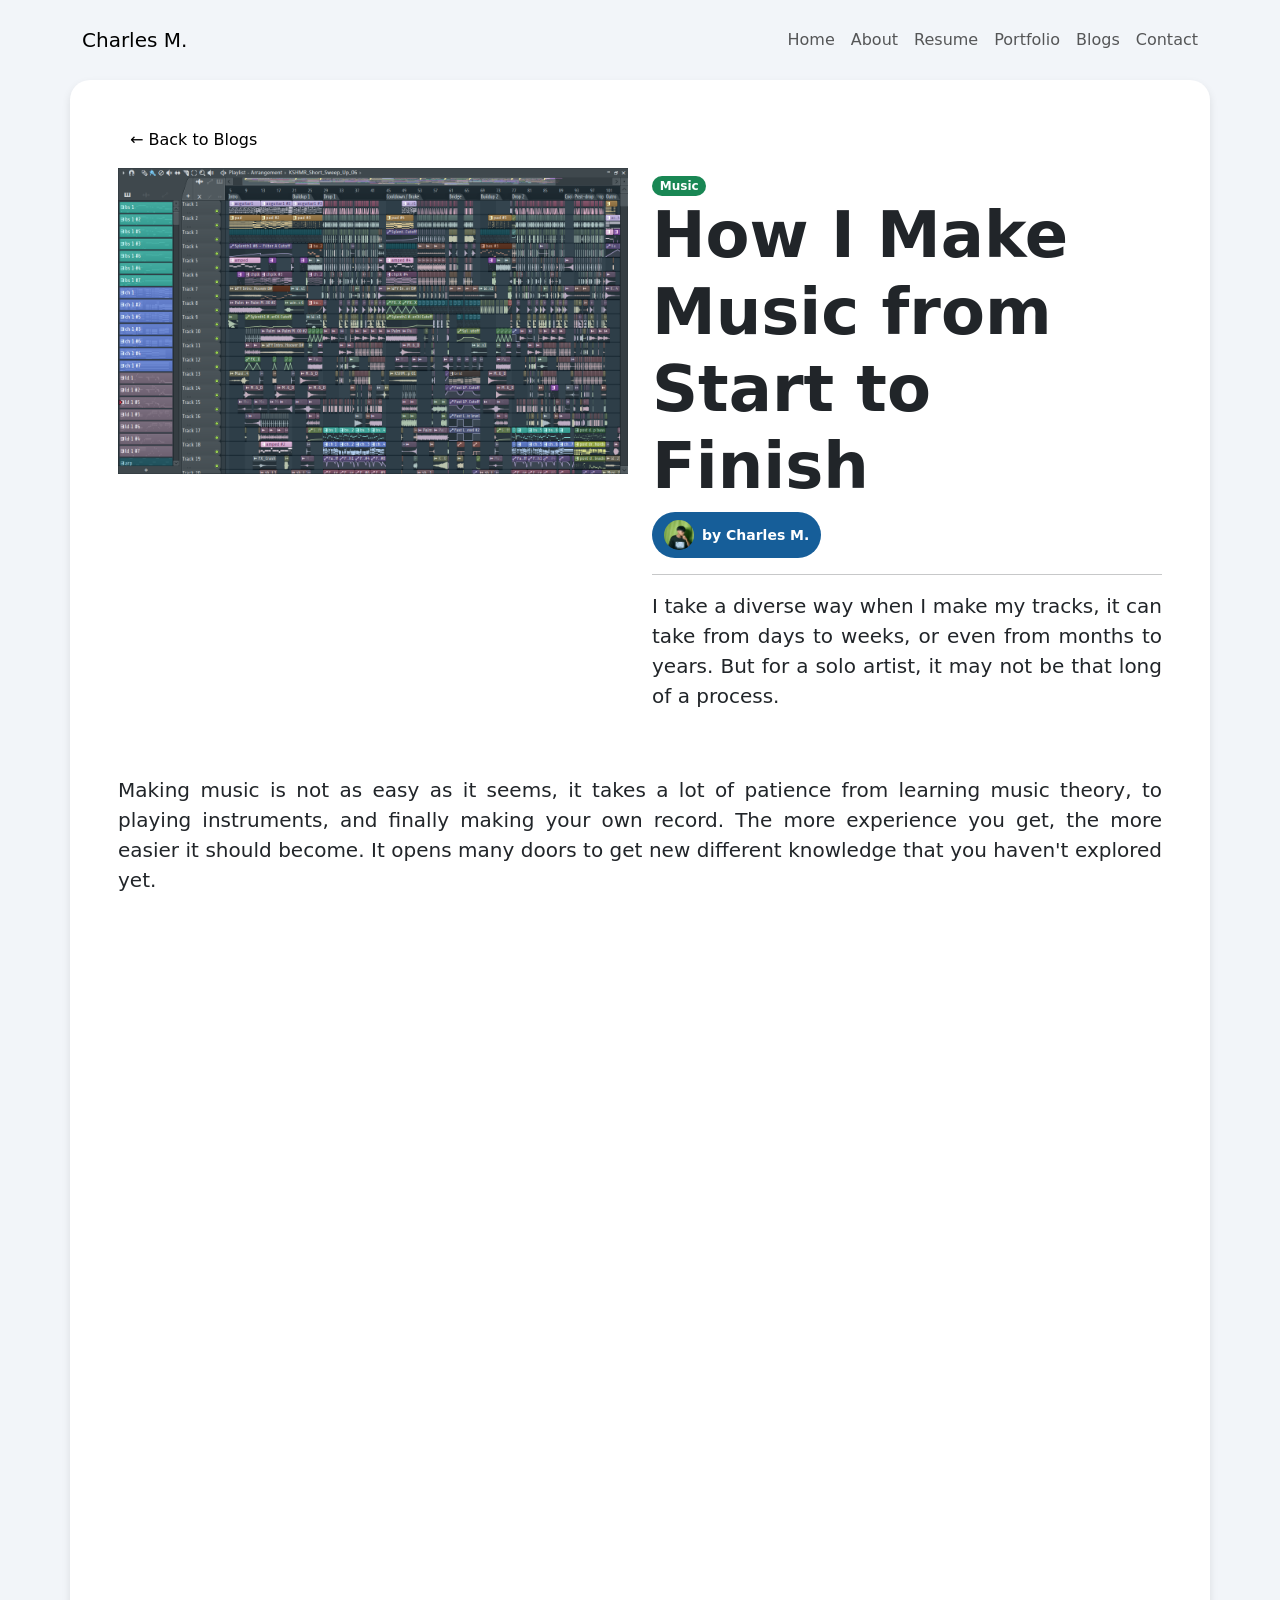
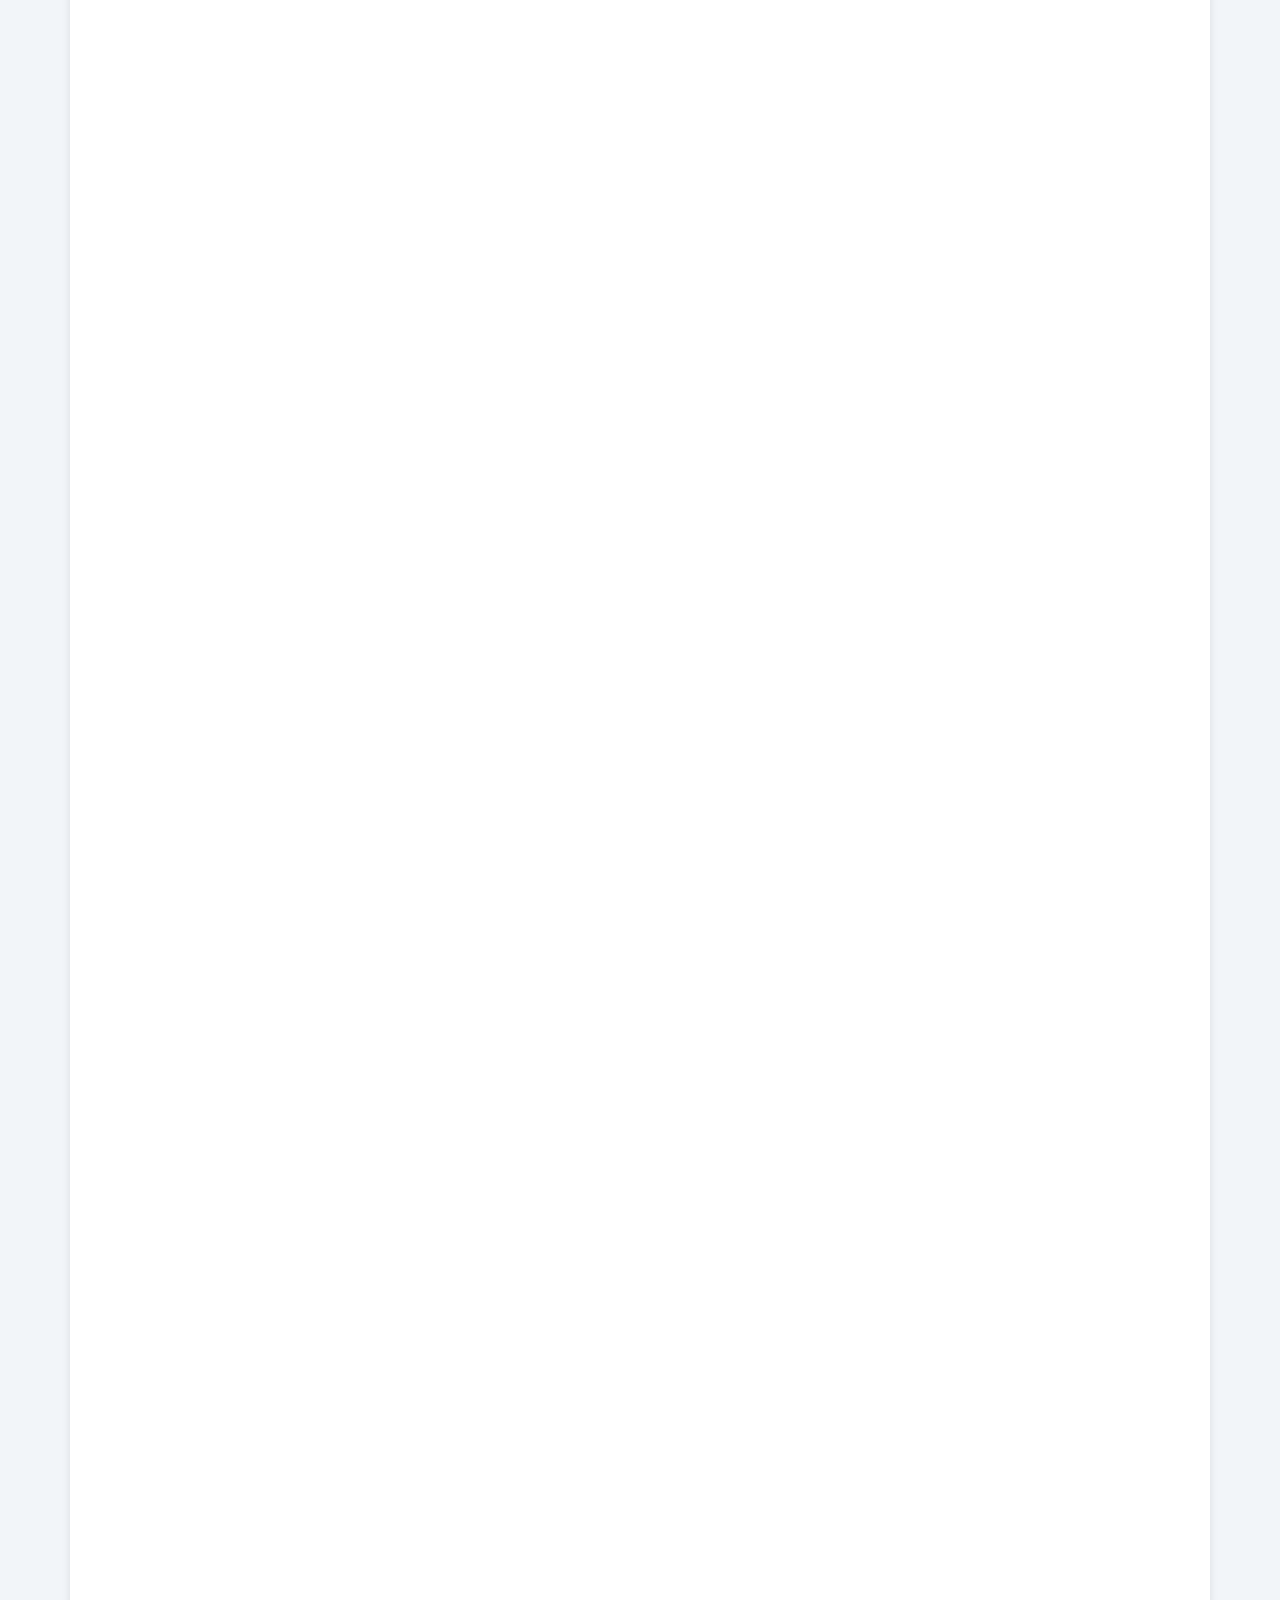
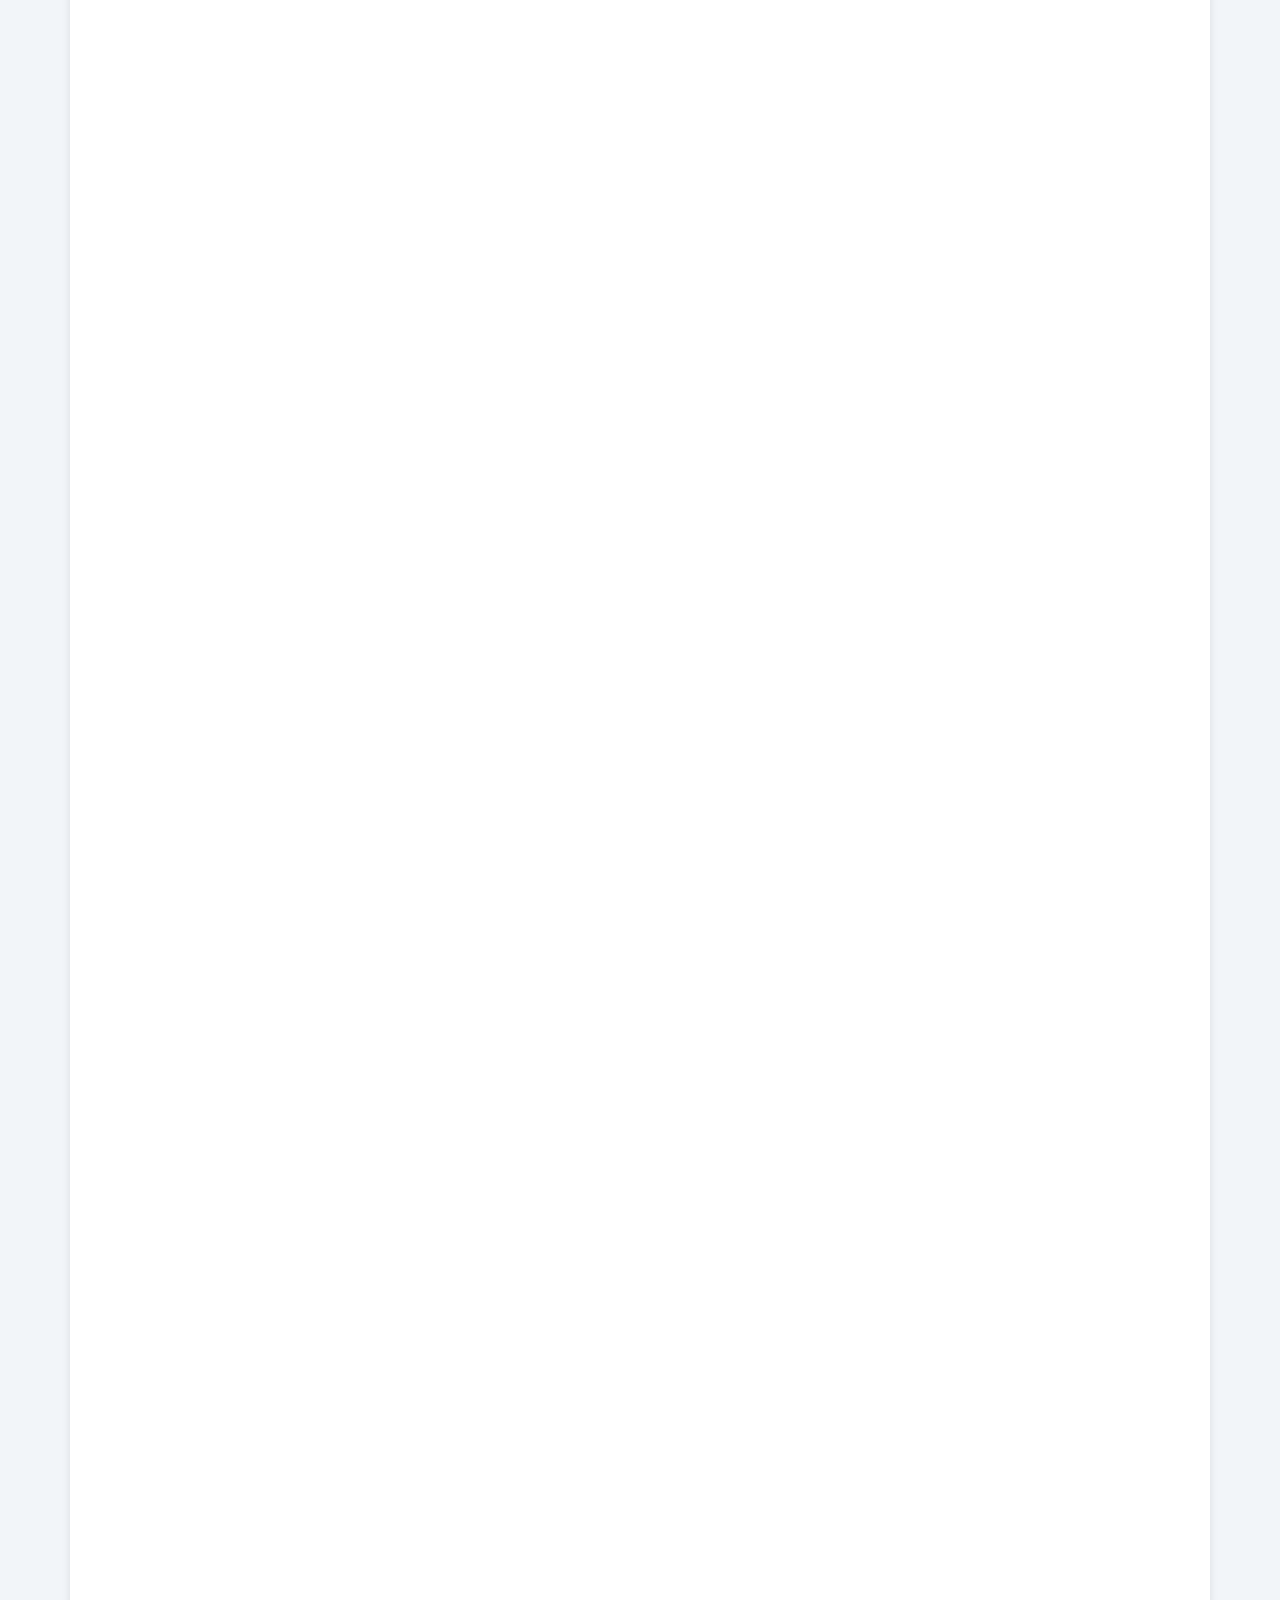
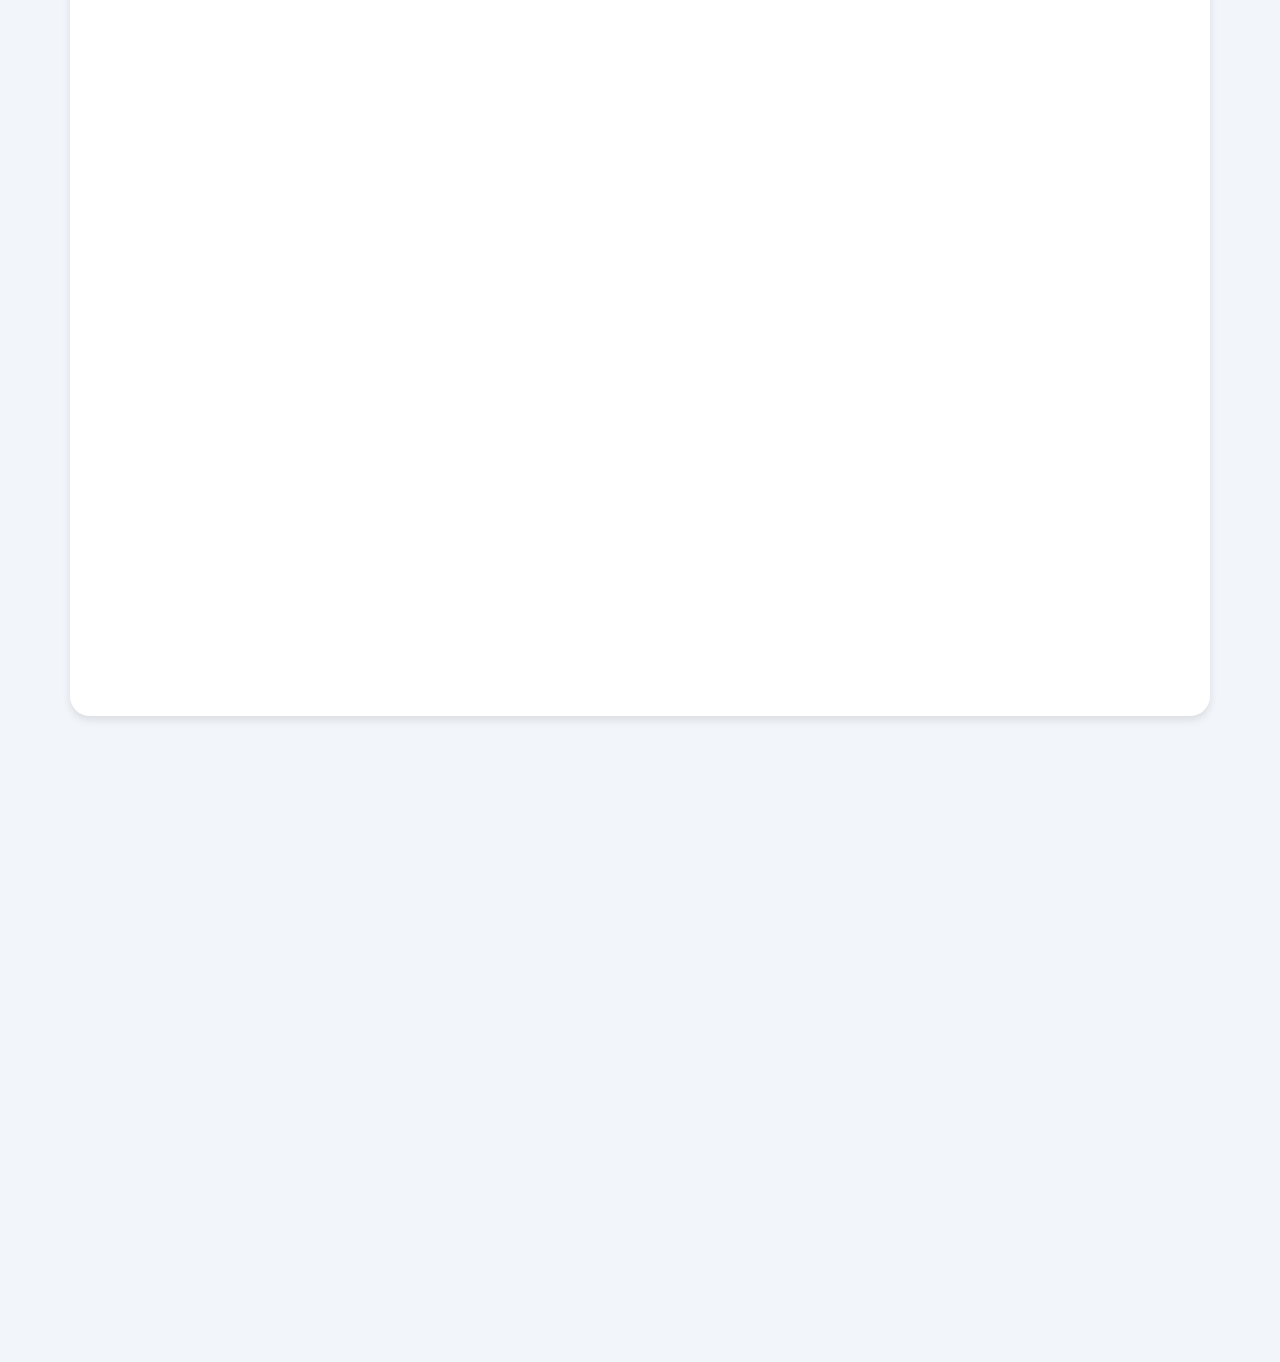
<file: blog posts/blog1.html>
<!DOCTYPE html>
<html lang="en">
<head>
    <meta charset="UTF-8">
    <meta name="viewport" content="width=device-width, initial-scale=1.0">
    <title>How I Make Music from Start to Finish - Charles M.</title>

    <!--Link-->
    <link href="https://cdn.jsdelivr.net/npm/bootstrap@5.3.3/dist/css/bootstrap.min.css" rel="stylesheet" integrity="sha384-QWTKZyjpPEjISv5WaRU9OFeRpok6YctnYmDr5pNlyT2bRjXh0JMhjY6hW+ALEwIH" crossorigin="anonymous">
    <link rel="stylesheet" type="text/css" href="../CSS/style.css">
    <link rel="stylesheet" href="https://use.fontawesome.com/releases/v5.0.12/css/all.css" integrity="sha384-G0fIWCsCzJIMAVNQPfjH08cyYaUtMwjJwqiRKxxE/rx96Uroj1BtIQ6MLJuheaO9"
    crossorigin="anonymous">
    <link href="https://unpkg.com/aos@2.3.1/dist/aos.css" rel="stylesheet">
</head>
<body>
    <!--Navbar-->
    <div class="container-lg p-1 top-0">
        <nav class="navbar navbar-expand-md" id="navbar-id">
            <a href="../index.html" class="navbar-brand ms-2" data-aos="zoom-in" 
            data-aos-easing="ease-out-sine" data-aos-duration="1000">Charles M.</a>

            <!--Hamburger Menu Icon / For Mobile View-->
            <button class="navbar-toggler collapsed ms-auto me-2" type="button" data-bs-toggle="collapse" data-bs-target="#toggleMobileMenu" aria-controls="toggleMobileMenu" aria-expanded="false" aria-label="toggleNavigation" data-aos="zoom-in" 
            data-aos-easing="ease-out-sine" data-aos-duration="1000">
                <span class="toggler-icon top-bar"></span>
                <span class="toggler-icon middle-bar"></span>
                <span class="toggler-icon bottom-bar"></span>
            </button>
            <!--Hamburger Menu Icon / For Mobile View-->

            <!--Nav Links-->
            <div class="collapse navbar-collapse my-2" id="toggleMobileMenu" data-aos="zoom-in" 
            data-aos-easing="ease-out-sine" data-aos-duration="1000">
                <ul class="navbar-nav text-center ms-auto">
                    <li>
                        <a href="../index.html#navbar-id" class="nav-link">Home</a>
                    </li>
                    <li>
                        <a href="../index.html#specialty" class="nav-link">About</a>
                    </li>
                    <li>
                        <a href="../index.html#resume" class="nav-link">Resume</a>
                    </li>
                    <li>
                        <a href="../index.html#portfolio" class="nav-link">Portfolio</a>
                    </li>
                    <li>
                        <a href="../index.html#blogs" class="nav-link">Blogs</a>
                    </li>
                    <li>
                        <a href="../index.html#contacts" class="nav-link">Contact</a>
                    </li>
                </ul>
            </div>
            <!--Nav Links-->

            <div class="tab-content" id="myTabContent">
            <div class="tab-pane fade show active" id="home-tab-pane" role="tabpanel" aria-labelledby="home-tab" tabindex="0"></div>
            <div class="tab-pane fade" id="profile-tab-pane" role="tabpanel" aria-labelledby="profile-tab" tabindex="0"></div>
            <div class="tab-pane fade" id="contact-tab-pane" role="tabpanel" aria-labelledby="contact-tab" tabindex="0"></div>
            <div class="tab-pane fade" id="disabled-tab-pane" role="tabpanel" aria-labelledby="disabled-tab" tabindex="0"></div>
            </div>
        </nav>
    </div>
    <!--Navbar-->

    <!--Blog Content-->
    <div class="container p-5 window mb-5">

        <!--Back Button-->
        <div class="container mb-3" data-aos="zoom-in" 
        data-aos-easing="ease-out" data-aos-duration="800">
            <a href="../index.html#blogs" class="back-btn">
                ← Back to Blogs
            </a>
        </div>
        
        <!--Hero-->
        <div class="row">
            <div class="col-lg-6 col-md-12 col-sm-12" data-aos="zoom-in" 
            data-aos-easing="ease-out" data-aos-duration="800">
                <img src="../images/blog1.PNG" class="img-fluid">   
            </div>
            <div class="col-lg-6 col-md-12 col-sm-12" data-aos="zoom-in" 
            data-aos-easing="ease-out-sine" data-aos-duration="1000">
                <span class="badge rounded-pill text-bg-success mt-2">Music</span>
                <h1 class="display-3 fw-semibold">
                    How I Make Music from Start to Finish
                </h1>

                <button class="pill-button">
                    <img src="../images/hero-pfp.jpg" alt="icon" class="pill-icon rounded-circle">
                    <span class="pill-text fw-bold">by Charles M.</span>
                </button>

                <hr>
                
                <p class="lead" style="text-align: justify;">
                    I take a diverse way when I make my tracks, it can take from days to weeks, or even from months to years. But for a solo artist, it may not be that long of a process.
                </p>
               
            </div>
        </div>

        <br>
        <br>

        <!--Intro-->
        <section>
            <p class="lead" style="text-align: justify;" data-aos="fade-up" 
            data-aos-easing="ease-out-sine" data-aos-duration="1000">
                Making music is not as easy as it seems, it takes a lot of patience from learning music theory, to playing instruments, and finally making your own record. The more experience you get, the more easier it should become. It opens many doors to get new different knowledge that you haven't explored yet.
            </p>
    
            <br>
    
            <h5 class="display-5 text-center" data-aos="fade-up" 
            data-aos-easing="ease-out-sine" data-aos-duration="1000">
                <i>The beginning is always the hardest</i>
            </h5>
    
            <br>
    
            <p class="lead" style="text-align: justify;" data-aos="fade-up" 
            data-aos-easing="ease-out-sine" data-aos-duration="1000">
                Having an unending improvemment cycle is not worrying, you keep learning new things no matter what. You determine your own way of making music, and you notice that over these times, your music is getting better. Never doubt your own self when you know to yourself that you are making progress, even just a little. Thus, I would like to share my wisdom of my current process of making my tracks. If you are an aspiring artist, or a more experienced one, I hope what you will read below will help you in your music making process.
            </p>
        </section>
        

        <br>
        <br>

        <!--List-->
        <section>
            <h5 class="display-6 fw-semibold fs-2" data-aos="fade-up" 
            data-aos-easing="ease-out-sine" data-aos-duration="1000">
                My Music-making process: A Step-by-step Guide
            </h5>
            <p class="lead" style="text-align: justify;" data-aos="fade-up" 
            data-aos-easing="ease-out-sine" data-aos-duration="1000">Your goal is to turn your idea into a song. Here is a brief list of my process breakdown to give an idea on how I do it, I guarantee a good change in the outcome of your track if you do it right:</p>
    
            <ol>
                <li class="lead fw-medium" data-aos="fade-up" 
            data-aos-easing="ease-out-sine" data-aos-duration="1000">Pitch an idea with your mind</li>
                <li class="lead fw-medium" data-aos="fade-up" 
            data-aos-easing="ease-out-sine" data-aos-duration="1000">Write your idea</li>
                <li class="lead fw-medium" data-aos="fade-up" 
            data-aos-easing="ease-out-sine" data-aos-duration="1000">Form a foundation</li>
                <li class="lead fw-medium" data-aos="fade-up" 
            data-aos-easing="ease-out-sine" data-aos-duration="1000">Record / Produce the song</li>
                <li class="lead fw-medium" data-aos="fade-up" 
            data-aos-easing="ease-out-sine" data-aos-duration="1000">Mixing & Mastering</li>
                <li class="lead fw-medium" data-aos="fade-up" 
            data-aos-easing="ease-out-sine" data-aos-duration="1000">Perform listening tests</li>
            </ol>
    
            <p class="lead" style="text-align: justify;" data-aos="fade-up" 
            data-aos-easing="ease-out-sine" data-aos-duration="1000">
                <b>Small disclaimer:</b> In this case, I will be using FL Studio, which is the software I use to make music. So if you are using a different software, I encourage you to understand properly so you could it in any DAW you use.
            </p>
    
            <br>
            <br>
    
            <ol>
                <li class="display-5 fw-semibold fs-3" data-aos="fade-up" 
                data-aos-easing="ease-out-sine" data-aos-duration="1000">Pitch an idea with your mind</li>
    
                <p class="lead" style="text-align: justify;" data-aos="fade-up" 
                data-aos-easing="ease-out-sine" data-aos-duration="1000">
                    It happens everytime, there are many chances that you may get an idea for your new song. It could be from listening to others' song and get inspired by it. You might also get an idea for a song in the most random times, like when you are doing tasks or washing dishes.
                </p>
    
                <p class="lead" style="text-align: justify;" data-aos="fade-up" 
                data-aos-easing="ease-out-sine" data-aos-duration="1000">
                    If not however, and you want to come up with a new idea. Like I mentioned, you might want to take inspiration from the works of others, it's very helpful and it works for me everytime. Play around with your DAW, like on a piano roll, or play with your instrument. You might hear something you have never heard before, take it as a chance to pitch, even just a little, hum it as much as you like.
                </p>
    
                <p class="lead mb-0" style="text-align: justify;" data-aos="fade-up" 
                data-aos-easing="ease-out-sine" data-aos-duration="1000">To summarize, here's a brief list of strategies:</p>
    
                <ul class="mb-5">
                    <li class="lead fw-medium" data-aos="fade-up" 
                    data-aos-easing="ease-out-sine" data-aos-duration="1000">
                        Ideas can come at the most random time where you least expect it
                    </li>
                    <li class="lead fw-medium" data-aos="fade-up" 
                    data-aos-easing="ease-out-sine" data-aos-duration="1000">
                        Take inspiration or reference other music
                    </li>
                    <li class="lead fw-medium" data-aos="fade-up" 
                    data-aos-easing="ease-out-sine" data-aos-duration="1000">
                        Play around with your DAW or instrument
                    </li>
                </ul>
    
    
                <li class="display-5 fw-semibold fs-3" data-aos="fade-up" 
                data-aos-easing="ease-out-sine" data-aos-duration="1000">Write your idea</li>
    
                <p class="lead" style="text-align: justify;" data-aos="fade-up" 
                data-aos-easing="ease-out-sine" data-aos-duration="1000">
                    Before you start to forget the idea, start writing it, even if it is not as good as what you expected it to be, it may be useful in the future. Keep writing even in the slightest, it will be worth it.
                </p>
    
                <p class="lead mb-5" style="text-align: justify;" data-aos="fade-up" 
                data-aos-easing="ease-out-sine" data-aos-duration="1000">
                    If you liked the idea as soon you've written it, start expanding the idea and emphasize it. This will be a good starting point to make the foundation of your song.
                </p>
                
    
                <li class="display-5 fw-semibold fs-3" data-aos="fade-up" 
                data-aos-easing="ease-out-sine" data-aos-duration="1000">Form a foundation</li>
    
                <p class="lead" style="text-align: justify;" data-aos="fade-up" 
                data-aos-easing="ease-out-sine" data-aos-duration="1000">This is where all the appliance and realising the idea will begin. You will start forming all the sounds from the bottom which will act as your foundation, this is where you will stack the sounds you build all the way to the top until you hear the song you needed to hear.</p>
                
                <p class="lead" style="text-align: justify;" data-aos="fade-up" 
                data-aos-easing="ease-out-sine" data-aos-duration="1000">Now in terms of building a foundation in your DAW, here is an example:</p>
    
                <img src="images/blog1img1.png" class="img-fluid" data-aos="fade-up" 
                data-aos-easing="ease-out-sine" data-aos-duration="1000">
    
                <p class="lead mb-5" style="text-align: justify;" data-aos="fade-up" 
                data-aos-easing="ease-out-sine" data-aos-duration="1000">
                    In this case, my foundation are drums. I started the song with drums. The next step is to add the melodies, chords, and bass on top of it.
                </p>
    
    
                <li class="display-5 fw-semibold fs-3" data-aos="fade-up" 
                data-aos-easing="ease-out-sine" data-aos-duration="1000">Record / Produce the song</li>
    
                <p class="lead" style="text-align: justify;" data-aos="fade-up" 
                data-aos-easing="ease-out-sine" data-aos-duration="1000">
                    This is the part where you start working with your sounds all the way to the top. This is phase of crafting the song to its full length.
                </p>
    
                <p class="lead" style="text-align: justify;" data-aos="fade-up" 
                data-aos-easing="ease-out-sine" data-aos-duration="1000">Below is the example of this phase:</p>
    
                <img src="images/blog1img2.png" class="img-fluid" data-aos="fade-up" 
                data-aos-easing="ease-out-sine" data-aos-duration="1000">
    
                <p class="lead" style="text-align: justify;" data-aos="fade-up" 
                data-aos-easing="ease-out-sine" data-aos-duration="1000">
                    In the DAW setting, I added the melodies, bass, and chords, on top of the drums, along with a bunch of other sounds. The results, well it sounds more fuller and livelier.
                </p>
    
                <img src="images/blog1img3.png" class="img-fluid" data-aos="fade-up" 
                data-aos-easing="ease-out-sine" data-aos-duration="1000">
    
                <p class="lead mb-5" style="text-align: justify;" data-aos="fade-up" 
                data-aos-easing="ease-out-sine" data-aos-duration="1000">
                    This is the full-length project of the song.
                </p>
    
    
                <li class="display-5 fw-semibold fs-3" data-aos="fade-up" 
                data-aos-easing="ease-out-sine" data-aos-duration="1000">Mixing & Mastering</li>
                <p class="lead" style="text-align: justify;" data-aos="fade-up" 
                data-aos-easing="ease-out-sine" data-aos-duration="1000">
                    Always polish your song in its cleanest. There are many ways a song can be mixed. If you want your song to sound hard, you can use compressors to emphasize hard frequencies on your song. If you want the song to be soft, it is also achievable by a compressor. In mastering, is where an effect applies to the entire song rather than just specific sounds of the song. The main principle is to make it sound so clean and listenable, that is your task at this phase. Use different tools, mainly a compressor, EQ, and limiter to mix and master your song.
                </p>
    
                <li class="display-5 fw-semibold fs-3" data-aos="fade-up" 
                data-aos-easing="ease-out-sine" data-aos-duration="1000">Perform listening tests</li>
                <p class="lead" style="text-align: justify;" data-aos="fade-up" 
                data-aos-easing="ease-out-sine" data-aos-duration="1000">
                    Export your full-length polished song and start listening to it on different devices. Be honest, if you find the song to sound terrible on certain devices, then you might've missed out on something during your polishing process. Mainly I test my songs on the following devices:
                </p>
                <ul class="mb-5" data-aos="fade-up" 
                data-aos-easing="ease-out-sine" data-aos-duration="1000">
                    <li class="lead fw-medium" data-aos="fade-up" 
                    data-aos-easing="ease-out-sine" data-aos-duration="1000">Speakers</li>
                    <li class="lead fw-medium" data-aos="fade-up" 
                    data-aos-easing="ease-out-sine" data-aos-duration="1000">Phones</li>
                    <li class="lead fw-medium" data-aos="fade-up" 
                    data-aos-easing="ease-out-sine" data-aos-duration="1000">Car Speakers</li>
                    <li class="lead fw-medium" data-aos="fade-up" 
                    data-aos-easing="ease-out-sine" data-aos-duration="1000">Earphones and Headphones</li>
                </ul>
        </section>
        
            
            <!--Conclusion-->
            <h5 class="display-6 fw-semibold fs-2" data-aos="fade-up" 
            data-aos-easing="ease-out-sine" data-aos-duration="1000">
                Aftermath
            </h5>
            <p class="lead" style="text-align: justify;" data-aos="fade-up" 
            data-aos-easing="ease-out-sine" data-aos-duration="1000">
                If done properly, you should have a decent process of making a song. This is based on my experiences on how I find ways through trial and error, and currently I find this way the best. Hope this helps!
            </p>

        </ol>

        <hr data-aos="fade-up" 
        data-aos-easing="ease-out-sine" data-aos-duration="1000">

        <!-- Next Page Button -->
        <div class="container d-flex justify-content-end align-items-center my-3 flex-wrap">
            <!-- Text -->
            <div class="me-3" data-aos="fade-up" 
            data-aos-easing="ease-out-sine" data-aos-duration="1000">
                <p class="lead mb-0 text-end">NEXT</p>
                <h6 class="lead fs-4 fw-medium mb-0">I Changed Myself</h6>
            </div>
            <!--Text-->
            <!-- Button with Icon -->
            <a class="btn btn-info d-flex align-items-center" type="button" href="../blog posts/blog2.html" data-aos="fade-up" 
            data-aos-easing="ease-out-sine" data-aos-duration="1000">
                <svg xmlns="http://www.w3.org/2000/svg" viewBox="0 0 25 25" width="3em" height="3em">
                    <path style="fill:#fff;" d="m17.5 5.999-.707.707 5.293 5.293H1v1h21.086l-5.294 5.295.707.707L24 12.499l-6.5-6.5z" data-name="Right"/>
                </svg>
            </a>
            <!--Button With Icon-->
        </div>
        <!-- Next Page Button -->
    </div>

    <!-- Footer -->
    <footer class="text-center text-lg-start bg-body-tertiary text-muted" data-aos="fade-up" 
    data-aos-easing="ease-out-sine" data-aos-duration="500">
        <!-- Section: Social media -->
        <section class="d-flex justify-content-center justify-content-lg-between p-4 border-bottom">
            <!-- Left -->
            <div class="d-lg-block">
                <h3 class="display-6" data-aos="zoom-in" data-aos-duration="1000" data-aos-delay="200">Stay connected</h3>
            </div>
            <!-- Left -->

            <!-- Right -->
            <!--SocMed Icons-->
            <div>
                <div class="row align-items-center" id="socmed-hero">
                    <!--Facebook-->
                    <div class="col-6 col-sm-3 col-md-3 text-center" data-aos="zoom-in" data-aos-duration="1000" data-aos-delay="300">
                        <a type="button" class="btn rounded-4" id="icon1" href="https://www.facebook.com/bp.charlesjk" target="_blank">
                            <svg xmlns="http://www.w3.org/2000/svg" width="3em" height="3em" fill="currentColor" class="bi bi-facebook" viewBox="0 0 16 16">
                                <path d="M16 8.049c0-4.446-3.582-8.05-8-8.05C3.58 0-.002 3.603-.002 8.05c0 4.017 2.926 7.347 6.75 7.951v-5.625h-2.03V8.05H6.75V6.275c0-2.017 1.195-3.131 3.022-3.131.876 0 1.791.157 1.791.157v1.98h-1.009c-.993 0-1.303.621-1.303 1.258v1.51h2.218l-.354 2.326H9.25V16c3.824-.604 6.75-3.934 6.75-7.951"/>
                            </svg>
                        </a>
                    </div>
                    <!--Facebook-->
                    
        
                    <!--YouTube-->
                    <div class="col-6 col-sm-3 col-md-3 text-center" data-aos="zoom-in" data-aos-duration="1000" data-aos-delay="300">
                        <a type="button" class="btn rounded-4" id="icon2" href="https://www.youtube.com/c/SWANNAH69" target="_blank">
                            <svg xmlns="http://www.w3.org/2000/svg" width="3em" height="3em" fill="currentColor" class="bi bi-youtube" viewBox="0 0 16 16">
                                <path d="M8.051 1.999h.089c.822.003 4.987.033 6.11.335a2.01 2.01 0 0 1 1.415 1.42c.101.38.172.883.22 1.402l.01.104.022.26.008.104c.065.914.073 1.77.074 1.957v.075c-.001.194-.01 1.108-.082 2.06l-.008.105-.009.104c-.05.572-.124 1.14-.235 1.558a2.01 2.01 0 0 1-1.415 1.42c-1.16.312-5.569.334-6.18.335h-.142c-.309 0-1.587-.006-2.927-.052l-.17-.006-.087-.004-.171-.007-.171-.007c-1.11-.049-2.167-.128-2.654-.26a2.01 2.01 0 0 1-1.415-1.419c-.111-.417-.185-.986-.235-1.558L.09 9.82l-.008-.104A31 31 0 0 1 0 7.68v-.123c.002-.215.01-.958.064-1.778l.007-.103.003-.052.008-.104.022-.26.01-.104c.048-.519.119-1.023.22-1.402a2.01 2.01 0 0 1 1.415-1.42c.487-.13 1.544-.21 2.654-.26l.17-.007.172-.006.086-.003.171-.007A100 100 0 0 1 7.858 2zM6.4 5.209v4.818l4.157-2.408z"/>
                            </svg>
                        </a>
                    </div>
                    <!--YouTube-->
        
                    <!--Instagram-->
                    <div class="col-6 col-sm-3 col-md-3 text-center" data-aos="zoom-in" data-aos-duration="1000" data-aos-delay="300">                      
                        <a type="button" class="btn rounded-4" id="icon3" href="https://www.instagram.com/wanasan16/" target="_blank">
                            <svg xmlns="http://www.w3.org/2000/svg" width="3em" height="3em" fill="currentColor" class="bi bi-instagram" viewBox="0 0 16 16">
                                <path d="M8 0C5.829 0 5.556.01 4.703.048 3.85.088 3.269.222 2.76.42a3.9 3.9 0 0 0-1.417.923A3.9 3.9 0 0 0 .42 2.76C.222 3.268.087 3.85.048 4.7.01 5.555 0 5.827 0 8.001c0 2.172.01 2.444.048 3.297.04.852.174 1.433.372 1.942.205.526.478.972.923 1.417.444.445.89.719 1.416.923.51.198 1.09.333 1.942.372C5.555 15.99 5.827 16 8 16s2.444-.01 3.298-.048c.851-.04 1.434-.174 1.943-.372a3.9 3.9 0 0 0 1.416-.923c.445-.445.718-.891.923-1.417.197-.509.332-1.09.372-1.942C15.99 10.445 16 10.173 16 8s-.01-2.445-.048-3.299c-.04-.851-.175-1.433-.372-1.941a3.9 3.9 0 0 0-.923-1.417A3.9 3.9 0 0 0 13.24.42c-.51-.198-1.092-.333-1.943-.372C10.443.01 10.172 0 7.998 0zm-.717 1.442h.718c2.136 0 2.389.007 3.232.046.78.035 1.204.166 1.486.275.373.145.64.319.92.599s.453.546.598.92c.11.281.24.705.275 1.485.039.843.047 1.096.047 3.231s-.008 2.389-.047 3.232c-.035.78-.166 1.203-.275 1.485a2.5 2.5 0 0 1-.599.919c-.28.28-.546.453-.92.598-.28.11-.704.24-1.485.276-.843.038-1.096.047-3.232.047s-2.39-.009-3.233-.047c-.78-.036-1.203-.166-1.485-.276a2.5 2.5 0 0 1-.92-.598 2.5 2.5 0 0 1-.6-.92c-.109-.281-.24-.705-.275-1.485-.038-.843-.046-1.096-.046-3.233s.008-2.388.046-3.231c.036-.78.166-1.204.276-1.486.145-.373.319-.64.599-.92s.546-.453.92-.598c.282-.11.705-.24 1.485-.276.738-.034 1.024-.044 2.515-.045zm4.988 1.328a.96.96 0 1 0 0 1.92.96.96 0 0 0 0-1.92m-4.27 1.122a4.109 4.109 0 1 0 0 8.217 4.109 4.109 0 0 0 0-8.217m0 1.441a2.667 2.667 0 1 1 0 5.334 2.667 2.667 0 0 1 0-5.334"/>
                            </svg>
                        </a>
                    </div>
                    <!--Instagram-->
        
                    <!--Spotify-->
                    <div class="col-6 col-sm-3 col-md-3 text-center" data-aos="zoom-in" data-aos-duration="1000" data-aos-delay="300">                       
                        <a type="button" class="btn rounded-4" id="icon4" href="https://open.spotify.com/artist/47SYCgJrnsGnlDNcUpfqy1?si=AtB1aNCySh6cd99UNLAS3A" target="_blank">
                            <svg xmlns="http://www.w3.org/2000/svg" width="3em" height="3em" fill="currentColor" class="bi bi-spotify" viewBox="0 0 16 16">
                                <path d="M8 0a8 8 0 1 0 0 16A8 8 0 0 0 8 0m3.669 11.538a.5.5 0 0 1-.686.165c-1.879-1.147-4.243-1.407-7.028-.77a.499.499 0 0 1-.222-.973c3.048-.696 5.662-.397 7.77.892a.5.5 0 0 1 .166.686m.979-2.178a.624.624 0 0 1-.858.205c-2.15-1.321-5.428-1.704-7.972-.932a.625.625 0 0 1-.362-1.194c2.905-.881 6.517-.454 8.986 1.063a.624.624 0 0 1 .206.858m.084-2.268C10.154 5.56 5.9 5.419 3.438 6.166a.748.748 0 1 1-.434-1.432c2.825-.857 7.523-.692 10.492 1.07a.747.747 0 1 1-.764 1.288"/>
                            </svg>
                        </a>
                    </div>
                    <!--Spotify-->
                </div>
            </div>
            <!--SocMed Icons-->
            <!-- Right -->
        </section>
        <!-- Section: Social media -->
    
        <!-- Section: Links  -->
        <section>
            <div class="container text-center text-md-start mt-5">
                <div class="row mt-3">
                    <div class="col-md-3 col-lg-4 col-xl-3 mx-auto mb-4" data-aos="zoom-in" data-aos-duration="1000" data-aos-delay="300">
                        <!--Content-->
                        <h6 class="text-uppercase fw-bold mb-4">
                            <svg xmlns="http://www.w3.org/2000/svg" width="16" height="16" fill="currentColor" class="bi bi-emoji-neutral-fill" viewBox="0 0 16 16">
                                <path d="M8 16A8 8 0 1 0 8 0a8 8 0 0 0 0 16M7 6.5C7 7.328 6.552 8 6 8s-1-.672-1-1.5S5.448 5 6 5s1 .672 1 1.5m-3 4a.5.5 0 0 1 .5-.5h7a.5.5 0 0 1 0 1h-7a.5.5 0 0 1-.5-.5M10 8c-.552 0-1-.672-1-1.5S9.448 5 10 5s1 .672 1 1.5S10.552 8 10 8"/>
                            </svg>
                            Charles M.
                        </h6>
                        <p>
                            Once a loser, always a loser.
                        </p>
                        <!--Content-->
                    </div>
            
                    <!--Useful Links-->
                    <div class="col-md-3 col-lg-2 col-xl-2 mx-auto mb-4" data-aos="zoom-in" data-aos-duration="1000" data-aos-delay="300">
                        <!-- Links -->
                        <div class="useful-links">
                            <h6 class="text-uppercase fw-bold mb-4">
                                Useful links
                            </h6>
                            <p>
                                <a href="../index.html#resume" class="text-reset">Resume</a>
                            </p>
                            <p>
                                <a href="../index.html#portfolio" class="text-reset">Portfolio</a>
                            </p>
                            <p>
                                <a href="../index.html#blogs" class="text-reset">Blogs</a>
                            </p>
                            <p>
                                <a href="../index.html#contacts" class="text-reset">Contact</a>
                            </p>
                        </div>
                        <!-- Links -->
                    </div>
                    <!--Useful Links-->
            
                    <!--Contact Details-->
                    <div class="col-md-4 col-lg-3 col-xl-3 mx-auto mb-md-0 mb-4" data-aos="zoom-in" data-aos-duration="1000" data-aos-delay="300">
                        <h6 class="text-uppercase fw-bold mb-4">Let's Talk</h6>
                        <!--Home Address-->
                        <p>
                            <svg xmlns="http://www.w3.org/2000/svg" width="16" height="16" fill="currentColor" class="bi bi-house-fill" viewBox="0 0 16 16">
                                <path d="M8.707 1.5a1 1 0 0 0-1.414 0L.646 8.146a.5.5 0 0 0 .708.708L8 2.207l6.646 6.647a.5.5 0 0 0 .708-.708L13 5.793V2.5a.5.5 0 0 0-.5-.5h-1a.5.5 0 0 0-.5.5v1.293z"/>
                                <path d="m8 3.293 6 6V13.5a1.5 1.5 0 0 1-1.5 1.5h-9A1.5 1.5 0 0 1 2 13.5V9.293z"/>
                            </svg>
                        Silang, Cavite, 4118, PH
                        </p>
                        <!--Home Address-->

                        <!--Email Address-->
                        <p>
                            <svg xmlns="http://www.w3.org/2000/svg" width="16" height="16" fill="currentColor" class="bi bi-envelope-at-fill" viewBox="0 0 16 16">
                                <path d="M2 2A2 2 0 0 0 .05 3.555L8 8.414l7.95-4.859A2 2 0 0 0 14 2zm-2 9.8V4.698l5.803 3.546zm6.761-2.97-6.57 4.026A2 2 0 0 0 2 14h6.256A4.5 4.5 0 0 1 8 12.5a4.49 4.49 0 0 1 1.606-3.446l-.367-.225L8 9.586zM16 9.671V4.697l-5.803 3.546.338.208A4.5 4.5 0 0 1 12.5 8c1.414 0 2.675.652 3.5 1.671"/>
                                <path d="M15.834 12.244c0 1.168-.577 2.025-1.587 2.025-.503 0-1.002-.228-1.12-.648h-.043c-.118.416-.543.643-1.015.643-.77 0-1.259-.542-1.259-1.434v-.529c0-.844.481-1.4 1.26-1.4.585 0 .87.333.953.63h.03v-.568h.905v2.19c0 .272.18.42.411.42.315 0 .639-.415.639-1.39v-.118c0-1.277-.95-2.326-2.484-2.326h-.04c-1.582 0-2.64 1.067-2.64 2.724v.157c0 1.867 1.237 2.654 2.57 2.654h.045c.507 0 .935-.07 1.18-.18v.731c-.219.1-.643.175-1.237.175h-.044C10.438 16 9 14.82 9 12.646v-.214C9 10.36 10.421 9 12.485 9h.035c2.12 0 3.314 1.43 3.314 3.034zm-4.04.21v.227c0 .586.227.8.581.8.31 0 .564-.17.564-.743v-.367c0-.516-.275-.708-.572-.708-.346 0-.573.245-.573.791"/>
                            </svg>
                            iammathewiam@gmail.com
                        </p>
                        <!--Email Address-->

                        <!--Contact Number-->
                        <p>
                            <svg xmlns="http://www.w3.org/2000/svg" width="16" height="16" fill="currentColor" class="bi bi-telephone-fill" viewBox="0 0 16 16">
                                <path fill-rule="evenodd" d="M1.885.511a1.745 1.745 0 0 1 2.61.163L6.29 2.98c.329.423.445.974.315 1.494l-.547 2.19a.68.68 0 0 0 .178.643l2.457 2.457a.68.68 0 0 0 .644.178l2.189-.547a1.75 1.75 0 0 1 1.494.315l2.306 1.794c.829.645.905 1.87.163 2.611l-1.034 1.034c-.74.74-1.846 1.065-2.877.702a18.6 18.6 0 0 1-7.01-4.42 18.6 18.6 0 0 1-4.42-7.009c-.362-1.03-.037-2.137.703-2.877z"/>
                            </svg>
                            + 63 995 857 0660
                        </p>
                        <!--Contact Number-->
                    </div>
                    <!--Contact Details-->
                </div>
            </div>
        </section>
        <!-- Section: Links  -->
    
        <!-- Copyright -->
        <div class="text-center p-4" style="background-color: rgba(0, 0, 0, 0.05);">
        © 2024 Copyright:
            <p class="text-reset fw-bold">Charles M.</p>
        </div>
        <!-- Copyright -->
    </footer>
    <!-- Footer -->

    <!-- Back to top button -->
    <a type="button" class="btn btn-floating" id="btn-back-to-top" href="#">
        <svg xmlns="http://www.w3.org/2000/svg" width="50" height="50" fill="#167699" class="bi bi-arrow-up-square-fill" viewBox="0 0 16 16">
            <path d="M2 16a2 2 0 0 1-2-2V2a2 2 0 0 1 2-2h12a2 2 0 0 1 2 2v12a2 2 0 0 1-2 2zm6.5-4.5V5.707l2.146 2.147a.5.5 0 0 0 .708-.708l-3-3a.5.5 0 0 0-.708 0l-3 3a.5.5 0 1 0 .708.708L7.5 5.707V11.5a.5.5 0 0 0 1 0"/>
        </svg>
    </a>
    <!-- Back to top button -->
    

    <!--Imported JavaScripts-->
    <!--JS File-->
    <script src="../JS/script.js" type="text/javascript"></script>

    <!--Bootstrap 5 JS-->
    <script src="https://cdn.jsdelivr.net/npm/bootstrap@5.3.3/dist/js/bootstrap.bundle.min.js" integrity="sha384-YvpcrYf0tY3lHB60NNkmXc5s9fDVZLESaAA55NDzOxhy9GkcIdslK1eN7N6jIeHz" crossorigin="anonymous"></script>

    <script src="//cdnjs.cloudflare.com/ajax/libs/jquery/3.2.1/jquery.min.js"></script>

    <!--jQuery Minified v3.x.x-->
    <script src="https://code.jquery.com/jquery-3.7.1.min.js" integrity="sha256-/JqT3SQfawRcv/BIHPThkBvs0OEvtFFmqPF/lYI/Cxo=" crossorigin="anonymous"></script>

    <!--AOS-->
    <script src="https://unpkg.com/aos@2.3.1/dist/aos.js"></script>

    <script>
        AOS.init();
    </script>

    <!--Imported JavaScripts-->
</body>
</html>
</file>
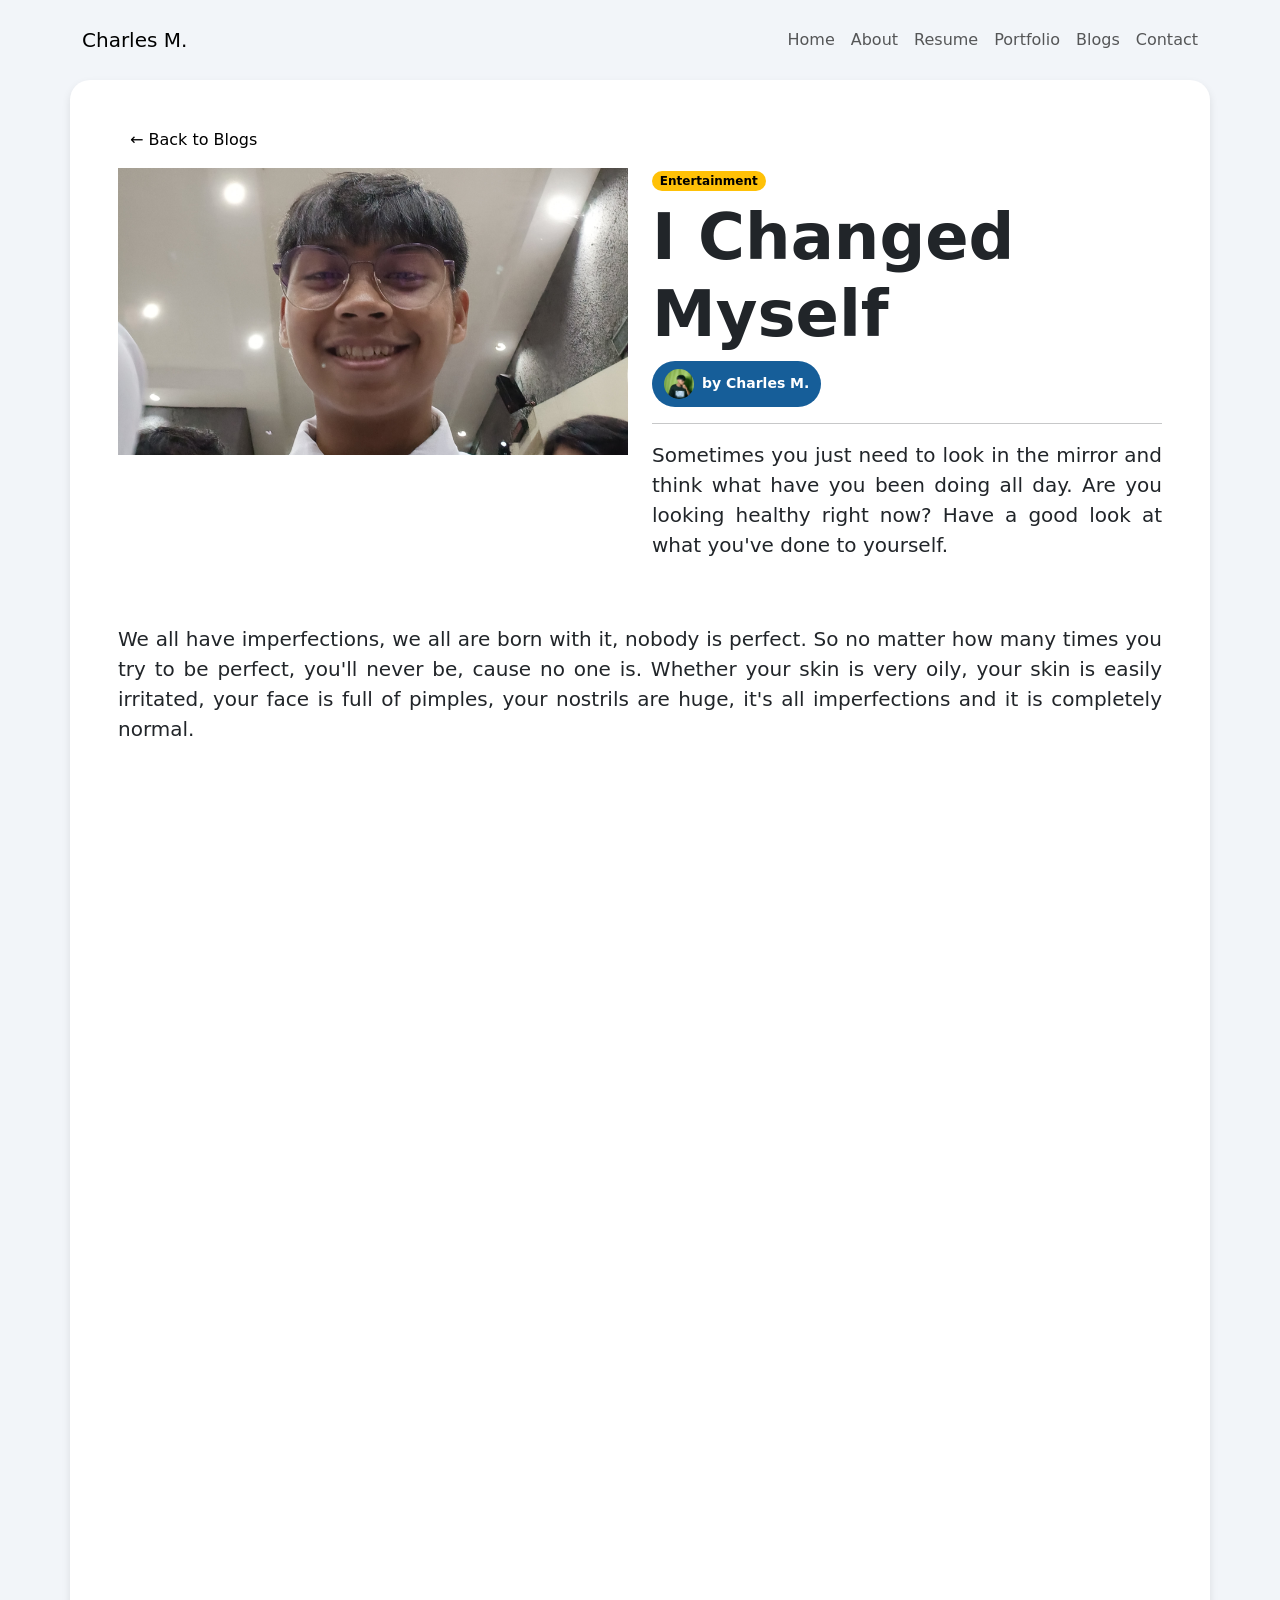
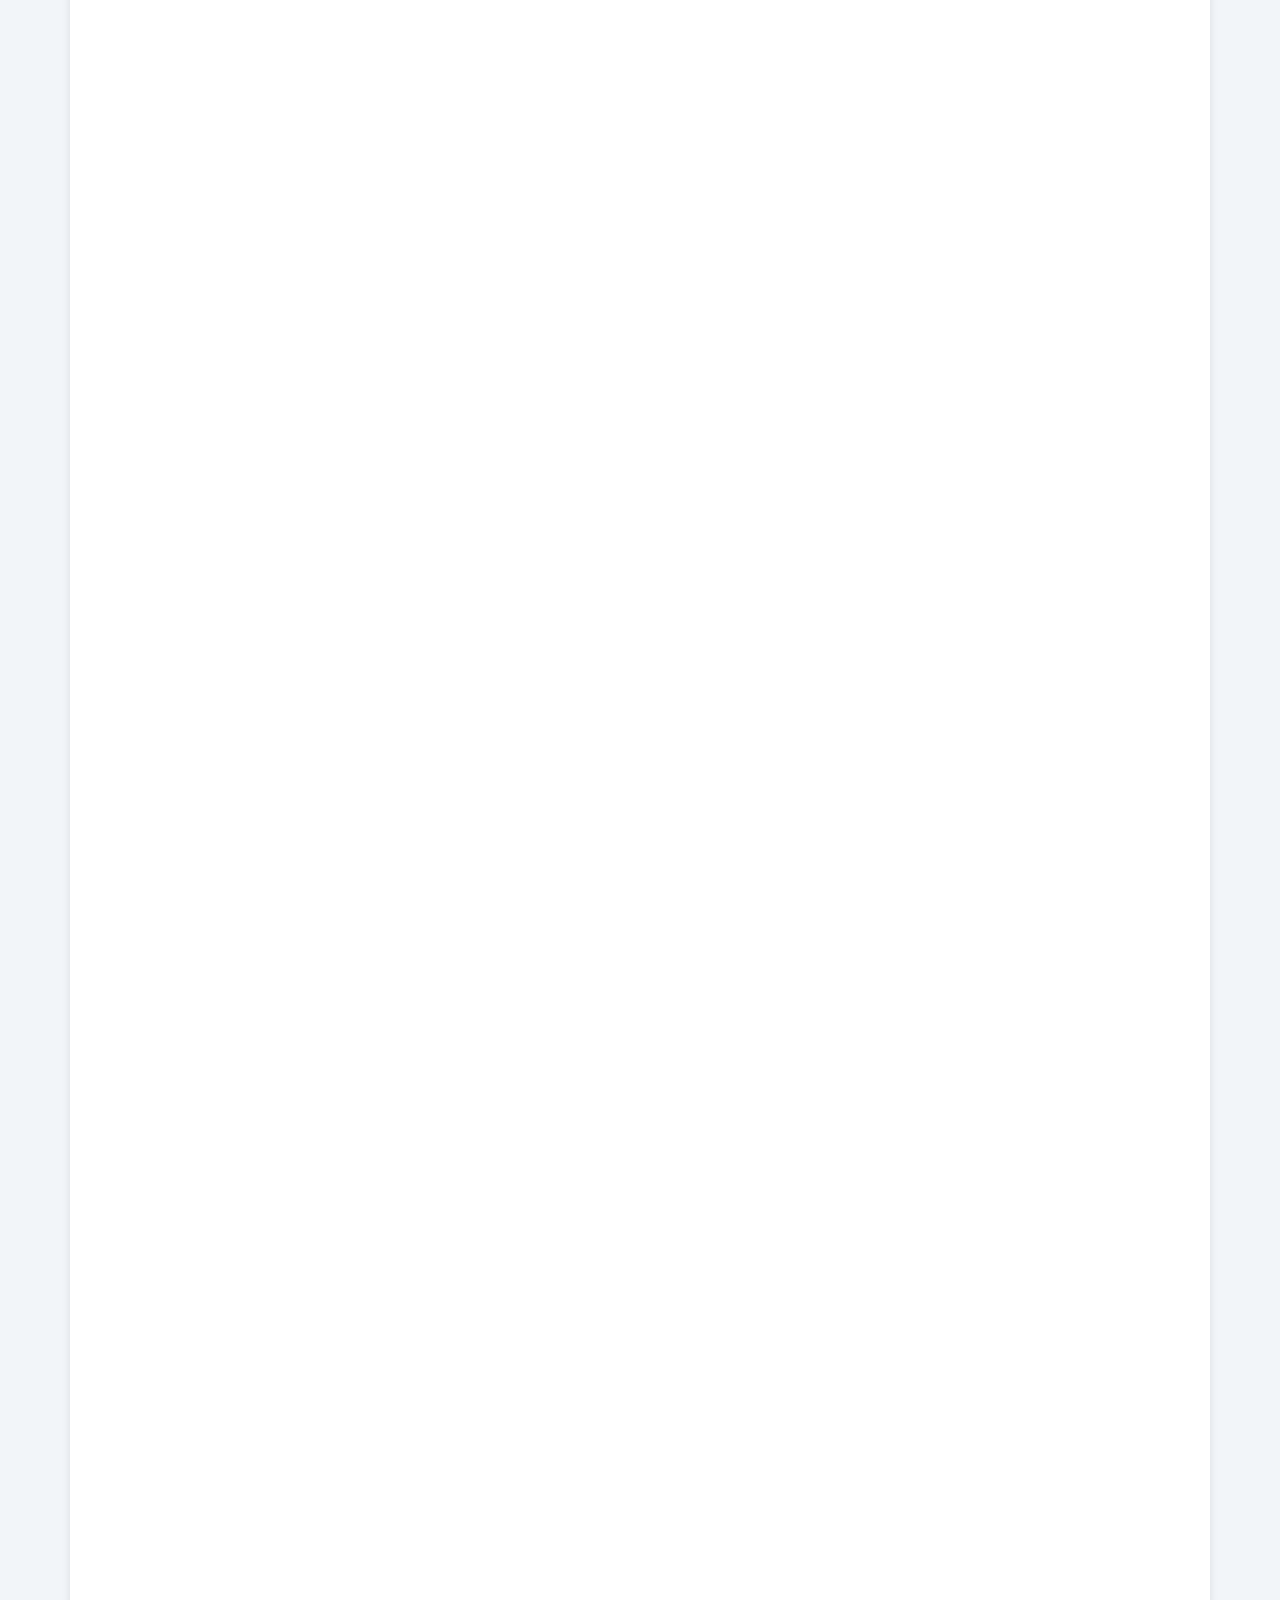
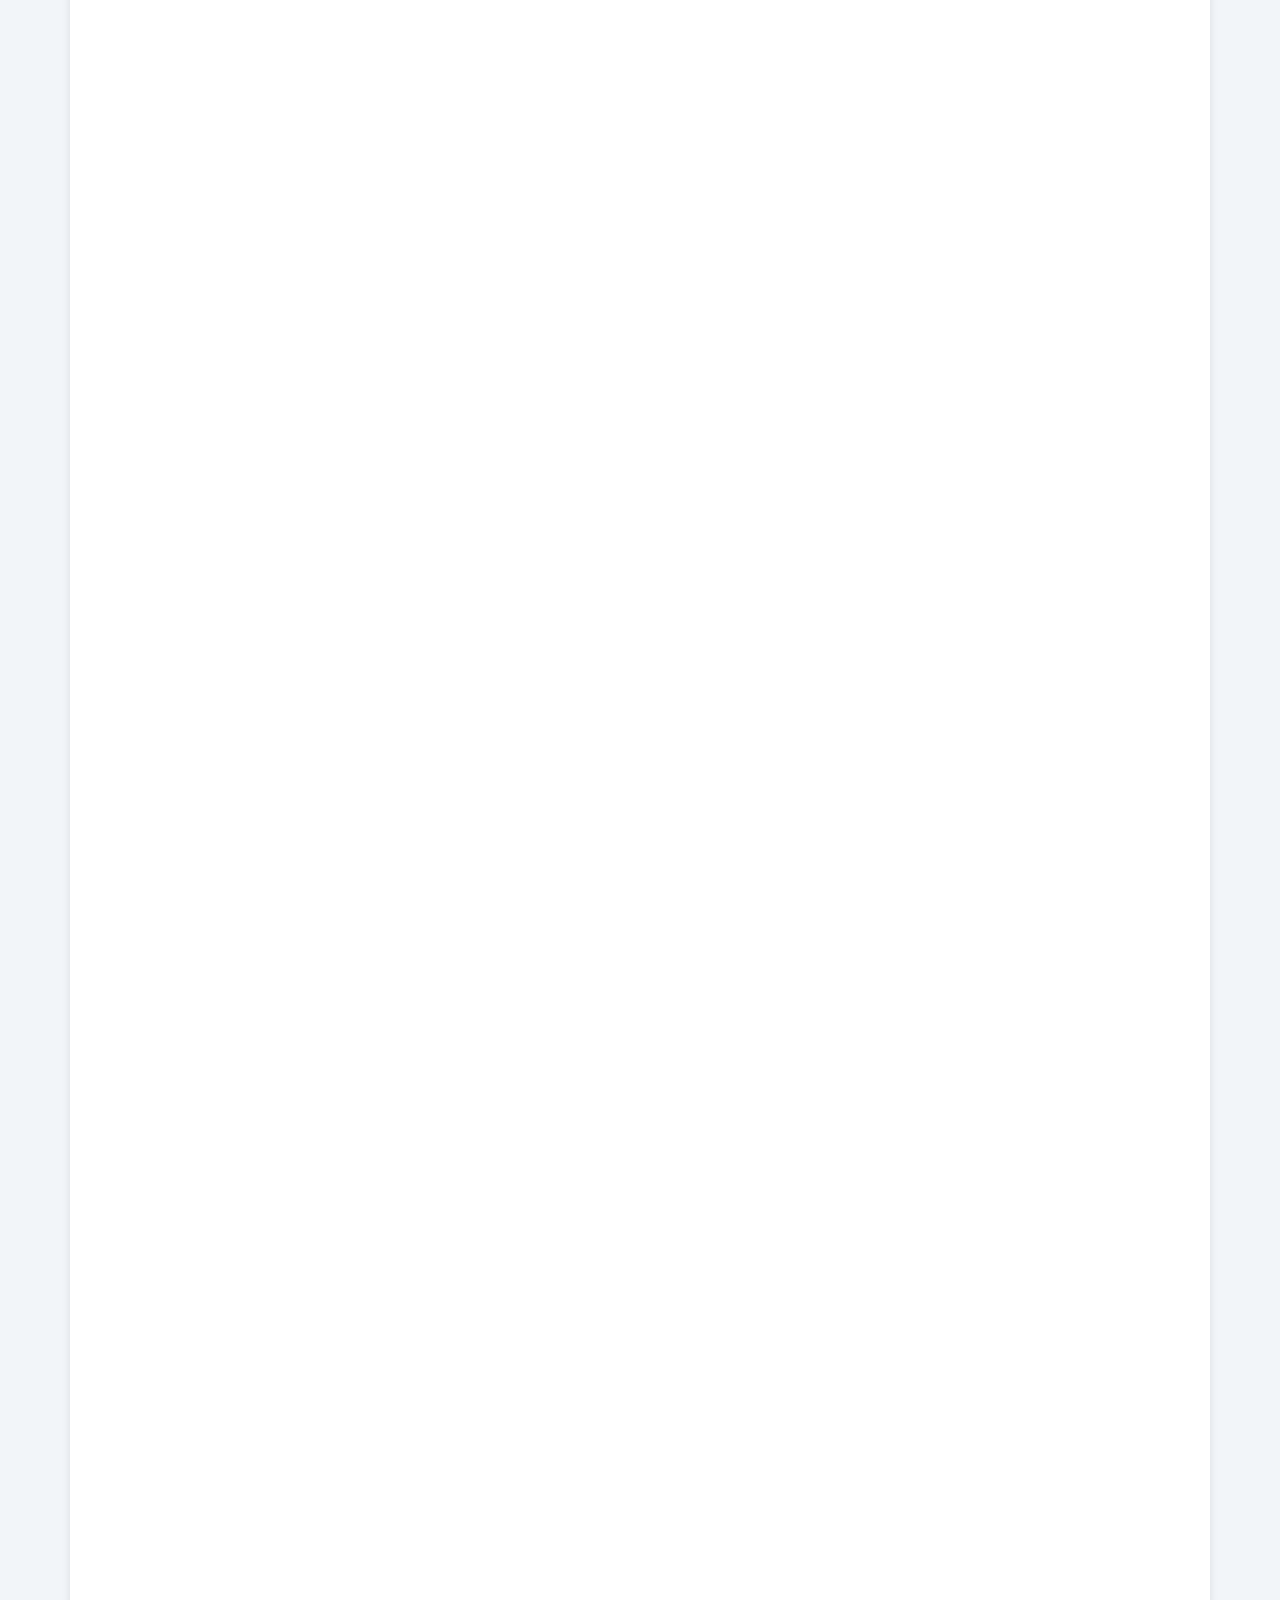
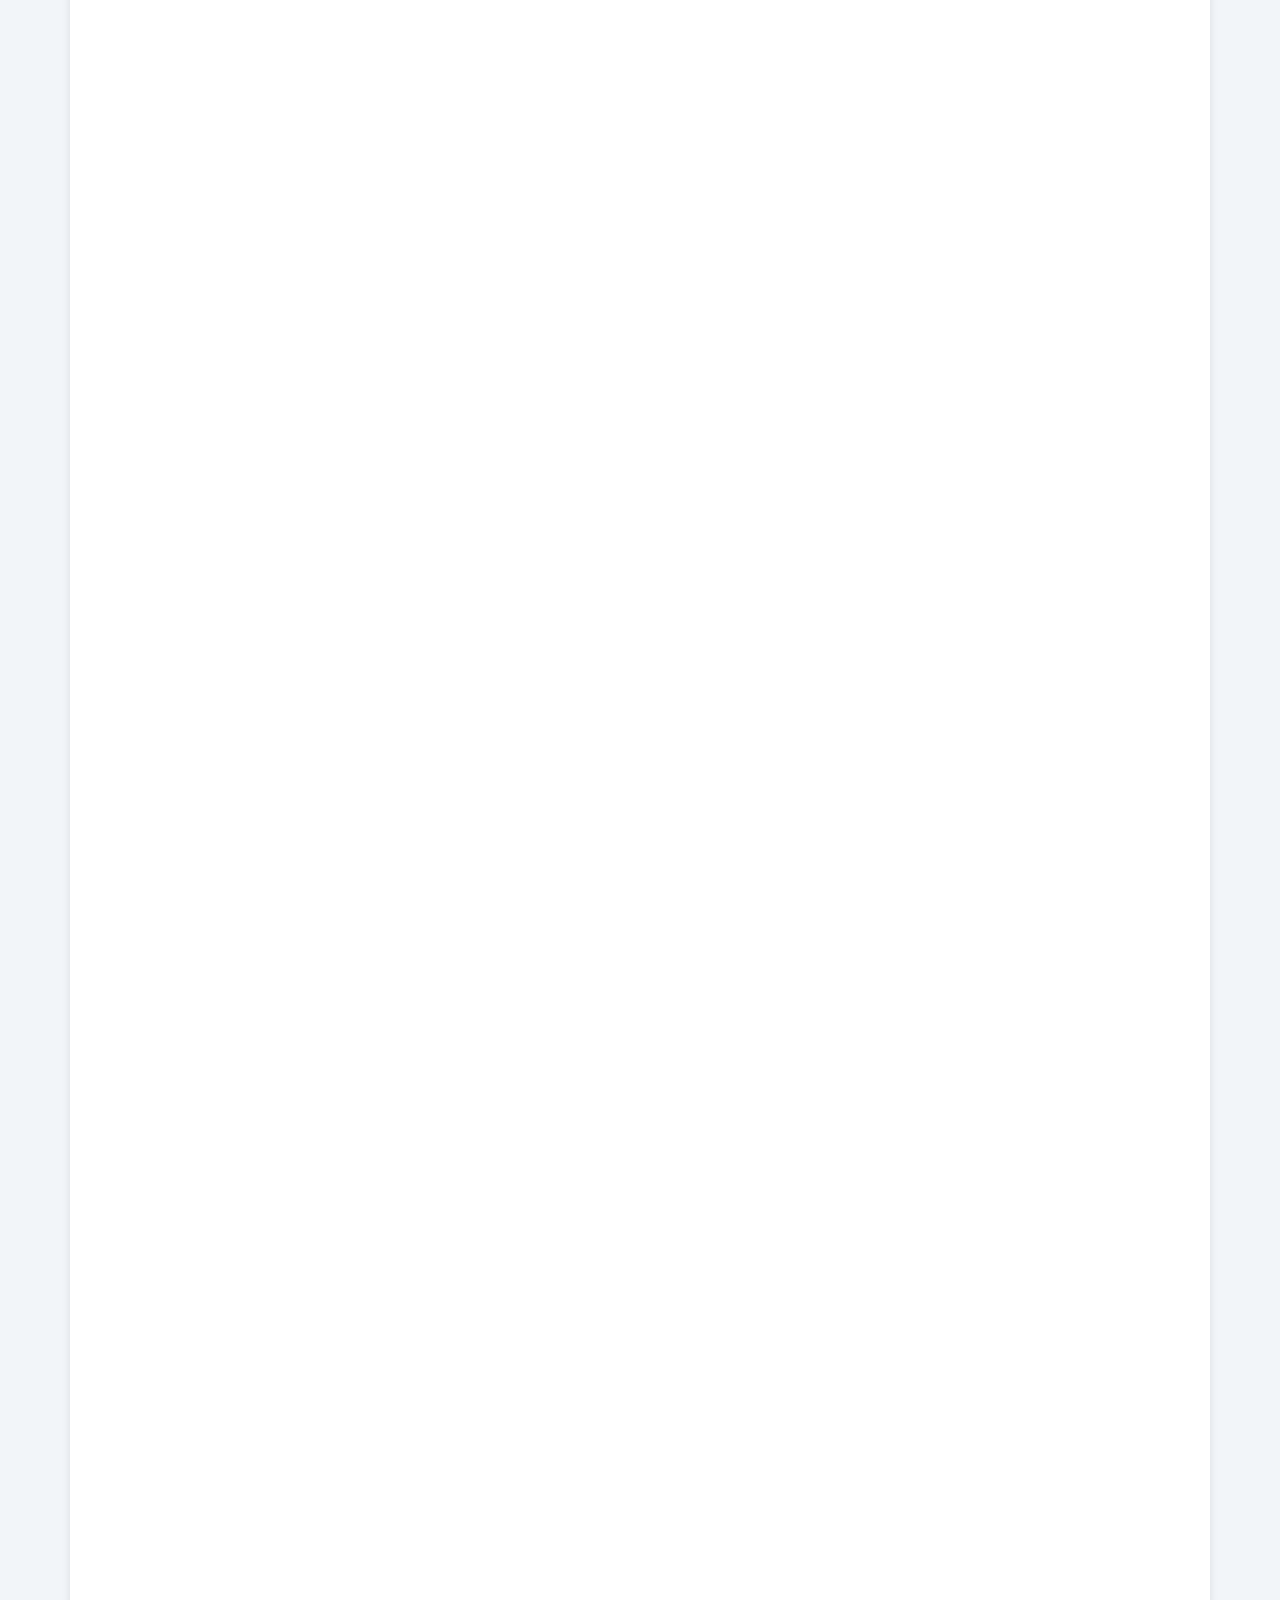
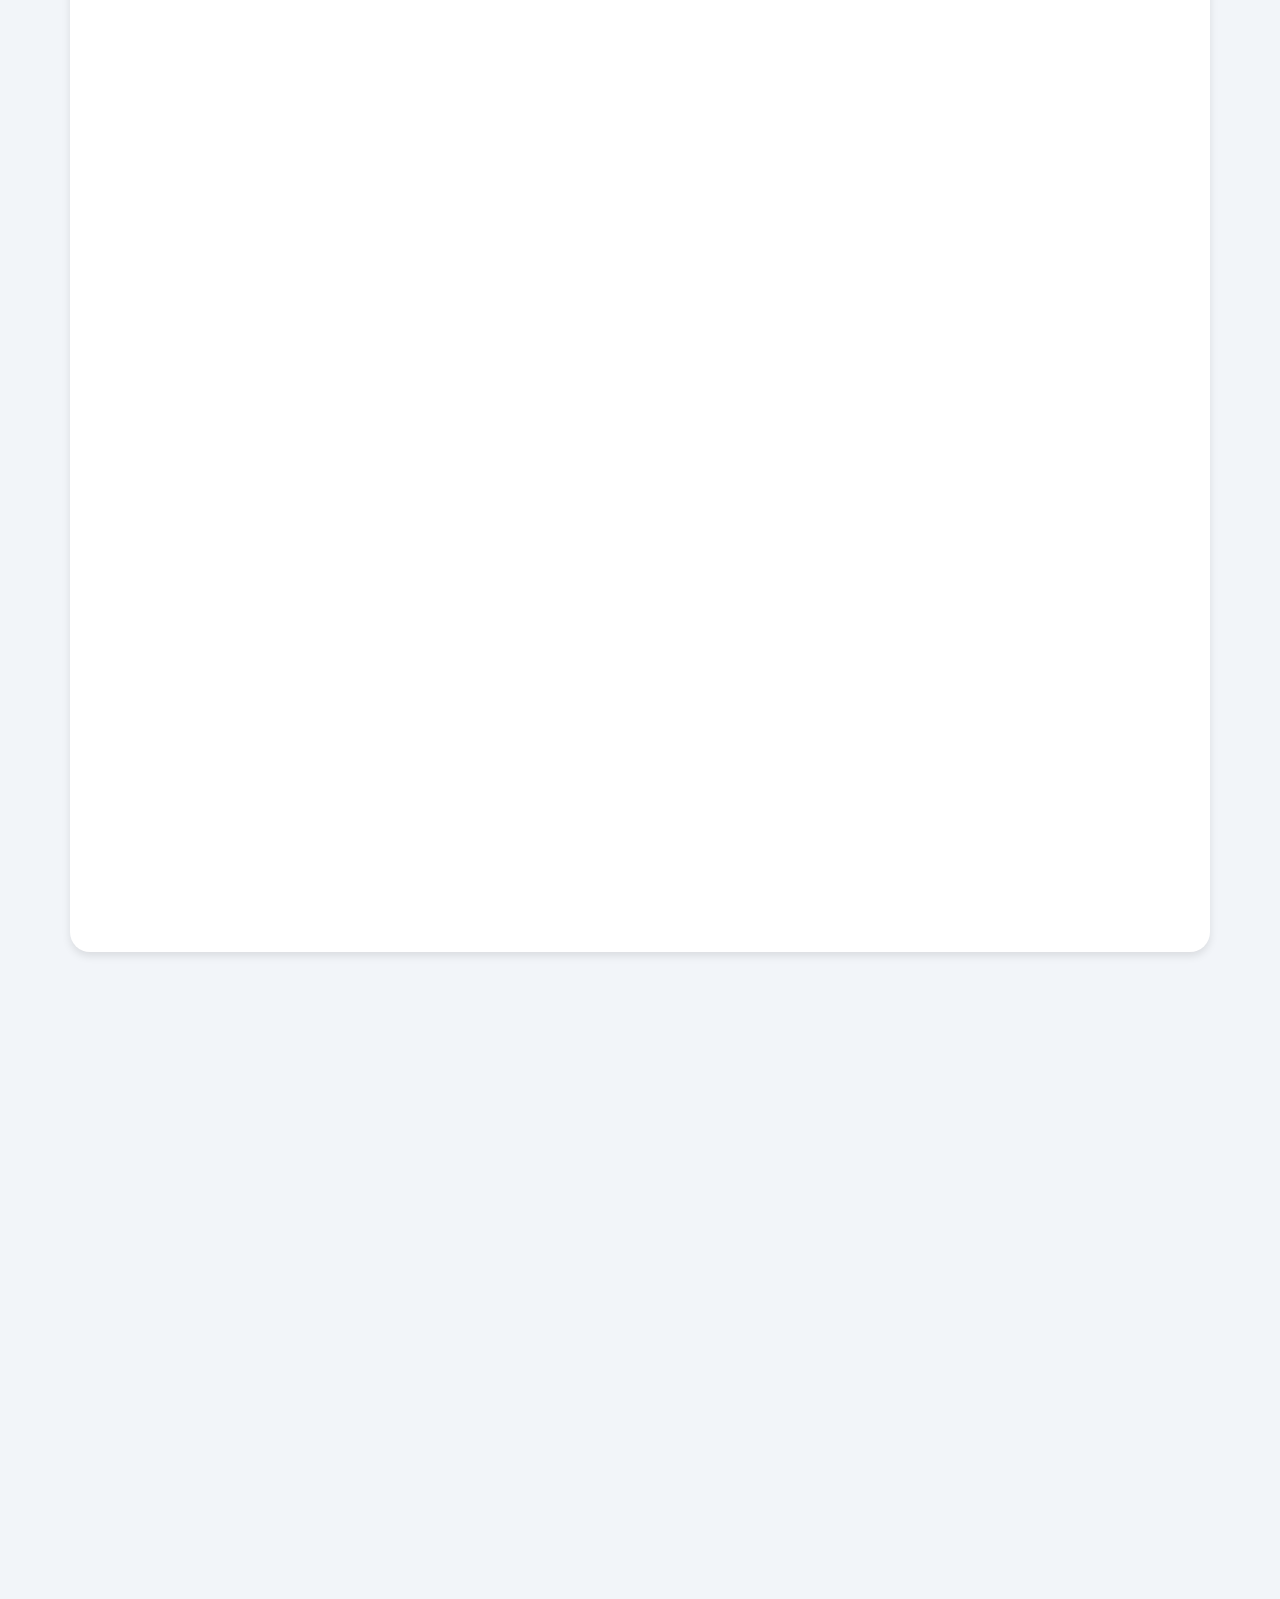
<file: blog posts/blog2.html>
<!DOCTYPE html>
<html lang="en">
<head>
    <meta charset="UTF-8">
    <meta name="viewport" content="width=device-width, initial-scale=1.0">
    <title>I Changed Myself - Charles M.</title>

    <!--Link-->
    <link href="https://cdn.jsdelivr.net/npm/bootstrap@5.3.3/dist/css/bootstrap.min.css" rel="stylesheet" integrity="sha384-QWTKZyjpPEjISv5WaRU9OFeRpok6YctnYmDr5pNlyT2bRjXh0JMhjY6hW+ALEwIH" crossorigin="anonymous">
    <link rel="stylesheet" type="text/css" href="../CSS/style.css">
    <link rel="stylesheet" href="https://use.fontawesome.com/releases/v5.0.12/css/all.css" integrity="sha384-G0fIWCsCzJIMAVNQPfjH08cyYaUtMwjJwqiRKxxE/rx96Uroj1BtIQ6MLJuheaO9"
    crossorigin="anonymous">
    <link href="https://unpkg.com/aos@2.3.1/dist/aos.css" rel="stylesheet">
</head>
<body>
    <!--Navbar-->
    <div class="container-lg p-1 top-0">
        <nav class="navbar navbar-expand-md" id="navbar-id">
            <a href="../index.html" class="navbar-brand ms-2" data-aos="zoom-in" 
            data-aos-easing="ease-out-sine" data-aos-duration="1000">Charles M.</a>

            <!--Hamburger Menu Icon / For Mobile View-->
            <button class="navbar-toggler collapsed ms-auto me-2" type="button" data-bs-toggle="collapse" data-bs-target="#toggleMobileMenu" aria-controls="toggleMobileMenu" aria-expanded="false" aria-label="toggleNavigation" data-aos="zoom-in" 
            data-aos-easing="ease-out-sine" data-aos-duration="1000">
                <span class="toggler-icon top-bar"></span>
                <span class="toggler-icon middle-bar"></span>
                <span class="toggler-icon bottom-bar"></span>
            </button>
            <!--Hamburger Menu Icon / For Mobile View-->

            <!--Nav Links-->
            <div class="collapse navbar-collapse my-2" id="toggleMobileMenu" data-aos="zoom-in" 
            data-aos-easing="ease-out-sine" data-aos-duration="1000">
                <ul class="navbar-nav text-center ms-auto">
                    <li>
                        <a href="../index.html#navbar-id" class="nav-link">Home</a>
                    </li>
                    <li>
                        <a href="../index.html#specialty" class="nav-link">About</a>
                    </li>
                    <li>
                        <a href="../index.html#resume" class="nav-link">Resume</a>
                    </li>
                    <li>
                        <a href="../index.html#portfolio" class="nav-link">Portfolio</a>
                    </li>
                    <li>
                        <a href="../index.html#blogs" class="nav-link">Blogs</a>
                    </li>
                    <li>
                        <a href="../index.html#contacts" class="nav-link">Contact</a>
                    </li>
                </ul>
            </div>
            <!--Nav Links-->

            <div class="tab-content" id="myTabContent">
            <div class="tab-pane fade show active" id="home-tab-pane" role="tabpanel" aria-labelledby="home-tab" tabindex="0"></div>
            <div class="tab-pane fade" id="profile-tab-pane" role="tabpanel" aria-labelledby="profile-tab" tabindex="0"></div>
            <div class="tab-pane fade" id="contact-tab-pane" role="tabpanel" aria-labelledby="contact-tab" tabindex="0"></div>
            <div class="tab-pane fade" id="disabled-tab-pane" role="tabpanel" aria-labelledby="disabled-tab" tabindex="0"></div>
            </div>
        </nav>
    </div>
    <!--Navbar-->

    <!--Blog Content-->
    <div class="container p-5 window mb-5">

        <!--Back Button-->
        <div class="container mb-3" data-aos="zoom-in" 
        data-aos-easing="ease-out" data-aos-duration="800">
            <a href="../index.html#blogs" class="back-btn">
                ← Back to Blogs
            </a>
        </div>
        
        <!--Hero-->
        <div class="row">
            <div class="col-lg-6 col-md-12 col-sm-12" data-aos="zoom-in" 
            data-aos-easing="ease-out" data-aos-duration="800">
                <img src="../images/blog2.jpg" class="img-fluid">   
            </div>
            <div class="col-lg-6 col-md-12 col-sm-12" data-aos="zoom-in" 
            data-aos-easing="ease-out-sine" data-aos-duration="1000">
                <span class="badge rounded-pill text-bg-warning mb-2">Entertainment</span>
                <h1 class="display-3 fw-semibold">
                    I Changed Myself
                </h1>

                <button class="pill-button">
                    <img src="../images/hero-pfp.jpg" alt="icon" class="pill-icon rounded-circle">
                    <span class="pill-text fw-bold">by Charles M.</span>
                </button>

                <hr>
                
                <p class="lead" style="text-align: justify;">
                    Sometimes you just need to look in the mirror and think what have you been doing all day. Are you looking healthy right now? Have a good look at what you've done to yourself.
                </p>
               
            </div>
        </div>

        <br>
        <br>

        <!--Intro-->
        <section>
            <p class="lead" style="text-align: justify;" data-aos="fade-up" 
            data-aos-easing="ease-out-sine" data-aos-duration="1000">
                We all have imperfections, we all are born with it, nobody is perfect. So no matter how many times you try to be perfect, you'll never be, cause no one is. Whether your skin is very oily, your skin is easily irritated, your face is full of pimples, your nostrils are huge, it's all imperfections and it is completely normal.
            </p>
    
            <br>
    
            <h5 class="display-5 text-center" data-aos="fade-up" 
            data-aos-easing="ease-out-sine" data-aos-duration="1000">
                <i>Your body hears everything your mind says</i>
            </h5>
            <h6 class="display-5 text-center fs-5" data-aos="fade-up" 
            data-aos-easing="ease-out-sine" data-aos-duration="1000">
                <cite>-- Naomi Jude</cite>
            </h6>
    
            <br>
    
            <p class="lead" style="text-align: justify;" data-aos="fade-up" 
            data-aos-easing="ease-out-sine" data-aos-duration="1000">
                Not every imperfection have to be accepted and let it take you over if you know it getting bad for you. Shift your mindset and make a change to yourself, your health is your first wealth. Before you cry about your flaws, look at the bright side and admire your features. Instead, try to reach the potential of your body and live it that way for the rest of your life. It is not hard to do because it is not a challenge, although it may be, choosing to live healthy is a lifestyle choice.
            </p>
    
            <p class="lead" style="text-align: justify;" data-aos="fade-up" 
            data-aos-easing="ease-out-sine" data-aos-duration="1000">
                I lived that way, I lived my entire life fat and dirty (literally). No proper hygeine, no body engagement or activity, nothing. I get the worse diseases back then due to many damages I've done to my body, and ignorance. Then there comes the time where I just had enough, and lose it all and change myself for the better. Therefore, I am sharing it with you.
            </p>
        </section>
        
        <br>
        <br>

        
        <!--List-->
        <section>
            <h5 class="display-6 fw-semibold fs-2" data-aos="fade-up" 
            data-aos-easing="ease-out-sine" data-aos-duration="1000">
                How I lost fat and changed
            </h5>
            <p class="lead" style="text-align: justify;" data-aos="fade-up" 
            data-aos-easing="ease-out-sine" data-aos-duration="1000">Fat loss is a journey. It's not just about losing all the weight and desparation for slim body, your mindset will also change if you're cutting correctly. Your appetite will never be the same, your time for eating is balanced, and your confidence will elevate.</p>
            <p class="lead" style="text-align: justify;" data-aos="fade-up" 
            data-aos-easing="ease-out-sine" data-aos-duration="1000">Here's a brief timeline on my progress:</p>
    
            <ol>
                <li class="lead fw-medium" data-aos="fade-up" 
            data-aos-easing="ease-out-sine" data-aos-duration="1000">Dirty Boy Era</li>
                <li class="lead fw-medium" data-aos="fade-up" 
            data-aos-easing="ease-out-sine" data-aos-duration="1000">Fat Slob Era</li>
                <li class="lead fw-medium" data-aos="fade-up" 
            data-aos-easing="ease-out-sine" data-aos-duration="1000">Redemption</li>
                <li class="lead fw-medium" data-aos="fade-up" 
            data-aos-easing="ease-out-sine" data-aos-duration="1000">How it's Going</li>
            </ol>
    
            <p class="lead" style="text-align: justify;" data-aos="fade-up" 
            data-aos-easing="ease-out-sine" data-aos-duration="1000">
                <b>Small disclaimer:</b> You can believe whatever you want to believe, bear in mind that my little story is all real and is a summary of my experience.
            </p>
    
            <br>
            <br>
    
            <ol>
                <li class="display-5 fw-semibold fs-3" data-aos="fade-up" 
                data-aos-easing="ease-out-sine" data-aos-duration="1000">Dirty Boy Era</li>
    
                <p class="lead" style="text-align: justify;" data-aos="fade-up" 
                data-aos-easing="ease-out-sine" data-aos-duration="1000">
                    All throughout my life since I started going to school to graduating high school are all just the same. What changed is my self-esteem, which went so far downhill. My hygeine does not exist, I barely take a bath or brush my teeth. My posture is so bad that I resemble of a snail. I almost lost the ability to talk, I get all the diseases in its worse states, I never go outside. I had a toothache for 3 years, a tuberculosis, and severe cold. Every single day I get mosquito bites, which led me to skin infection, full of extremely itchy rashes that lasted a year.
                </p>
    
                <div class="container text-center">
                    <img src="images/blog2img1.jpg" class="img-fluid ms-auto" data-aos="fade-up" 
                    data-aos-easing="ease-out-sine" data-aos-duration="1000">
                </div>
    
                
    
                <p class="lead mb-5" style="text-align: justify;" data-aos="fade-up" 
                data-aos-easing="ease-out-sine" data-aos-duration="1000">
                    None of the factors still had me think of living healthier, I was just living a very sad life, depressed, and having suicidal thoughts. All I was aiming for every single day is to try and escape reality, particularly my problems. Absolutely immature.
                </p>
    
    
                <li class="display-5 fw-semibold fs-3" data-aos="fade-up" 
                data-aos-easing="ease-out-sine" data-aos-duration="1000">Fat Slob Era</li>
    
                <p class="lead" style="text-align: justify;" data-aos="fade-up" 
                data-aos-easing="ease-out-sine" data-aos-duration="1000">
                    Overdosing unhealthy foods, junkies, cholesterol rich meals, sugary snacks and treats. I went all the way to 63kg, given my short height, this level of weight is already heavy, and is marked as overweight when I tested my BMI at that time.
                </p>
    
                <div class="container text-center">
                    <img src="images/blog2img2.jpg" class="img-fluid" data-aos="fade-up" 
                    data-aos-easing="ease-out-sine" data-aos-duration="1000">
                </div>
    
                <p class="lead mb-5" style="text-align: justify;" data-aos="fade-up" 
                data-aos-easing="ease-out-sine" data-aos-duration="1000">
                    My skin is darker than black, and dry. Still no self-confidence, truly an empty soul. I look like a fat kids mascot. My man boobs and my belly just pops out of my shirt.
                </p>
               
    
                <li class="display-5 fw-semibold fs-3" data-aos="fade-up" 
                data-aos-easing="ease-out-sine" data-aos-duration="1000">Redemption</li>
    
                <p class="lead" style="text-align: justify;" data-aos="fade-up" 
                data-aos-easing="ease-out-sine" data-aos-duration="1000">I graduated high school, during my first year of college, I started realizing how much I have been slowly damaging my own body. As if I look in the mirror and thinking about how all my actions led to the result of my current self, particularly my appearance. Constantly looking in the mirror every single day, it just came to the point where I just had enough.</p>
                
                <div class="container text-center mb-0" data-aos="fade-up" 
                data-aos-easing="ease-out-sine" data-aos-duration="1000">
                    <div class="row">
                        <div class="col-lg-6 col-md-12 col-sm-12">
                            <img src="images/blog2img4.jpg" class="img-fluid mb-4" data-aos="fade-up" 
                            data-aos-easing="ease-out-sine" data-aos-duration="1000">
                        </div>
                        <div class="col-lg-6 col-md-12 col-sm-12">
                            <img src="images/blog2img3.jpg" class="img-fluid" data-aos="fade-up" 
                    data-aos-easing="ease-out-sine" data-aos-duration="1000">
                        </div>
                    </div>               
                </div>
                
                
                <p class="lead mb-5" style="text-align: justify;" data-aos="fade-up" 
                data-aos-easing="ease-out-sine" data-aos-duration="1000">The 63kg flesh in my body just started to rest on my skin. I immediately knew I had to make a change, a major change.</p>
    
                <div class="container text-center mt-5" data-aos="fade-up" 
                data-aos-easing="ease-out-sine" data-aos-duration="1000">
                    <div class="row">
                        <div class="col-lg-6 col-md-12 col-sm-12 mb-4" data-aos="fade-up" 
                        data-aos-easing="ease-out-sine" data-aos-duration="1000">
                            <img src="images/blog2img5.jpeg" class="img-fluid mb-0">
                            <p class="display-5 fs-6">3 years ago</p>
                        </div>
                        <div class="col-lg-6 col-md-12 col-sm-12 mb-4" data-aos="fade-up" 
                        data-aos-easing="ease-out-sine" data-aos-duration="1000">
                            <img src="images/blog2img6.jpg" class="img-fluid">
                            <p class="display-5 fs-6">Just recently</p>
                        </div>
                    </div>               
                </div>
    
                <p class="lead mb-5" style="text-align: justify;" data-aos="fade-up" 
                data-aos-easing="ease-out-sine" data-aos-duration="1000">
                    I just went along the ride and just kept losing all the fat in my body, without realizing that my mindset was also changing during the phase. I noticed that my appetite was no longer craving as much as before, it wasn't enjoying junk foods anymore. All that my body can take best were clean foods and water.
                </p>
    
                
    
                <p class="lead text-center" data-aos="fade-up" 
                data-aos-easing="ease-out-sine" data-aos-duration="1000">
                    Here's an extra image of a healthy me:
                </p>
    
                <div class="container text-center" style="max-width: 70%;">
                    <img src="../images/hero-pfp.jpg" class="img-fluid mb-5" data-aos="fade-up" 
                    data-aos-easing="ease-out-sine" data-aos-duration="1000">
                </div>
    
    
                <li class="display-5 fw-semibold fs-3" data-aos="fade-up" 
                data-aos-easing="ease-out-sine" data-aos-duration="1000">How it's Going</li>
    
                <p class="lead" style="text-align: justify;" data-aos="fade-up" 
                data-aos-easing="ease-out-sine" data-aos-duration="1000">
                    Currently down to 49kg. So far everything has been working out well, although a bit neutral on the side where I am not getting enough sleep again, but my current weight has been the same. Currently, I am aiming to build an aesthetic body through lifting weights, hopefully in the future I finally have it.
                </p>
    
                <div class="container text-center" style="max-width: 70%;">
                    <img src="../blog posts/images/blog2img7.jpg" class="img-fluid mb-5" data-aos="fade-up" 
                    data-aos-easing="ease-out-sine" data-aos-duration="1000">
                </div>
    
                <p class="lead" style="text-align: justify;" data-aos="fade-up" 
                data-aos-easing="ease-out-sine" data-aos-duration="1000">I noted down a couple of things I have done to be more healthier in the most natural approach, even if simple, it's the best way to do it:</p>
    
                <ul class="mb-5" data-aos="fade-up" 
                data-aos-easing="ease-out-sine" data-aos-duration="1000">
                    <li class="lead fw-medium" data-aos="fade-up" 
                    data-aos-easing="ease-out-sine" data-aos-duration="1000">Be active every week</li>
                    <li class="lead fw-medium" data-aos="fade-up" 
                    data-aos-easing="ease-out-sine" data-aos-duration="1000">Trust the process, not the results</li>
                    <li class="lead fw-medium" data-aos="fade-up" 
                    data-aos-easing="ease-out-sine" data-aos-duration="1000">Eat healthy, do not crave</li>
                    <li class="lead fw-medium" data-aos="fade-up" 
                    data-aos-easing="ease-out-sine" data-aos-duration="1000">Always take a bath no matter what</li>
                    <li class="lead fw-medium" data-aos="fade-up" 
                    data-aos-easing="ease-out-sine" data-aos-duration="1000">Drink a lot of water</li>
                    <li class="lead fw-medium" data-aos="fade-up" 
                    data-aos-easing="ease-out-sine" data-aos-duration="1000">Get a lot of sleep</li>
                    <li class="lead fw-medium" data-aos="fade-up" 
                    data-aos-easing="ease-out-sine" data-aos-duration="1000">Have your own skincare routine</li>
                    <li class="lead fw-medium" data-aos="fade-up" 
                    data-aos-easing="ease-out-sine" data-aos-duration="1000">Get a good haircut</li>
                </ul>
        </section>
        
            
            <!--Conclusion-->
            <h5 class="display-6 fw-semibold fs-2" data-aos="fade-up" 
            data-aos-easing="ease-out-sine" data-aos-duration="1000">
                Conclusion
            </h5>
            <p class="lead" style="text-align: justify;" data-aos="fade-up" 
            data-aos-easing="ease-out-sine" data-aos-duration="1000">
                To prolong the results, do not be desparate for the outcome of your attempt to change yourself, have some patience, always trust the process and good results will come after.
            </p>

        </ol>

        <hr data-aos="fade-up" 
        data-aos-easing="ease-out-sine" data-aos-duration="1000">

        <!-- Next Page Button -->
        <div class="container d-flex justify-content-end align-items-center my-3 flex-wrap">
            <!-- Text -->
            <div class="me-3" data-aos="fade-up" 
            data-aos-easing="ease-out-sine" data-aos-duration="1000">
                <p class="lead mb-0 text-end">NEXT</p>
                <h6 class="lead fs-4 fw-medium mb-0">How to Make Egg Bread</h6>
            </div>
            <!--Text-->
            <!-- Button with Icon -->
            <a class="btn btn-info d-flex align-items-center" type="button" href="blog3.html" data-aos="fade-up" 
            data-aos-easing="ease-out-sine" data-aos-duration="1000">
                <svg xmlns="http://www.w3.org/2000/svg" viewBox="0 0 25 25" width="3em" height="3em">
                    <path style="fill:#fff;" d="m17.5 5.999-.707.707 5.293 5.293H1v1h21.086l-5.294 5.295.707.707L24 12.499l-6.5-6.5z" data-name="Right"/>
                </svg>
            </a>
            <!--Button With Icon-->
        </div>
        <!-- Next Page Button -->
    </div>

    <!-- Footer -->
    <footer class="text-center text-lg-start bg-body-tertiary text-muted" data-aos="fade-up" 
    data-aos-easing="ease-out-sine" data-aos-duration="500">
        <!-- Section: Social media -->
        <section class="d-flex justify-content-center justify-content-lg-between p-4 border-bottom">
            <!-- Left -->
            <div class="d-lg-block">
                <h3 class="display-6" data-aos="zoom-in" data-aos-duration="1000" data-aos-delay="200">Stay connected</h3>
            </div>
            <!-- Left -->

            <!-- Right -->
            <!--SocMed Icons-->
            <div>
                <div class="row align-items-center" id="socmed-hero">
                    <!--Facebook-->
                    <div class="col-6 col-sm-3 col-md-3 text-center" data-aos="zoom-in" data-aos-duration="1000" data-aos-delay="300">
                        <a type="button" class="btn rounded-4" id="icon1" href="https://www.facebook.com/bp.charlesjk" target="_blank">
                            <svg xmlns="http://www.w3.org/2000/svg" width="3em" height="3em" fill="currentColor" class="bi bi-facebook" viewBox="0 0 16 16">
                                <path d="M16 8.049c0-4.446-3.582-8.05-8-8.05C3.58 0-.002 3.603-.002 8.05c0 4.017 2.926 7.347 6.75 7.951v-5.625h-2.03V8.05H6.75V6.275c0-2.017 1.195-3.131 3.022-3.131.876 0 1.791.157 1.791.157v1.98h-1.009c-.993 0-1.303.621-1.303 1.258v1.51h2.218l-.354 2.326H9.25V16c3.824-.604 6.75-3.934 6.75-7.951"/>
                            </svg>
                        </a>
                    </div>
                    <!--Facebook-->
                    
        
                    <!--YouTube-->
                    <div class="col-6 col-sm-3 col-md-3 text-center" data-aos="zoom-in" data-aos-duration="1000" data-aos-delay="300">
                        <a type="button" class="btn rounded-4" id="icon2" href="https://www.youtube.com/c/SWANNAH69" target="_blank">
                            <svg xmlns="http://www.w3.org/2000/svg" width="3em" height="3em" fill="currentColor" class="bi bi-youtube" viewBox="0 0 16 16">
                                <path d="M8.051 1.999h.089c.822.003 4.987.033 6.11.335a2.01 2.01 0 0 1 1.415 1.42c.101.38.172.883.22 1.402l.01.104.022.26.008.104c.065.914.073 1.77.074 1.957v.075c-.001.194-.01 1.108-.082 2.06l-.008.105-.009.104c-.05.572-.124 1.14-.235 1.558a2.01 2.01 0 0 1-1.415 1.42c-1.16.312-5.569.334-6.18.335h-.142c-.309 0-1.587-.006-2.927-.052l-.17-.006-.087-.004-.171-.007-.171-.007c-1.11-.049-2.167-.128-2.654-.26a2.01 2.01 0 0 1-1.415-1.419c-.111-.417-.185-.986-.235-1.558L.09 9.82l-.008-.104A31 31 0 0 1 0 7.68v-.123c.002-.215.01-.958.064-1.778l.007-.103.003-.052.008-.104.022-.26.01-.104c.048-.519.119-1.023.22-1.402a2.01 2.01 0 0 1 1.415-1.42c.487-.13 1.544-.21 2.654-.26l.17-.007.172-.006.086-.003.171-.007A100 100 0 0 1 7.858 2zM6.4 5.209v4.818l4.157-2.408z"/>
                            </svg>
                        </a>
                    </div>
                    <!--YouTube-->
        
                    <!--Instagram-->
                    <div class="col-6 col-sm-3 col-md-3 text-center" data-aos="zoom-in" data-aos-duration="1000" data-aos-delay="300">                      
                        <a type="button" class="btn rounded-4" id="icon3" href="https://www.instagram.com/wanasan16/" target="_blank">
                            <svg xmlns="http://www.w3.org/2000/svg" width="3em" height="3em" fill="currentColor" class="bi bi-instagram" viewBox="0 0 16 16">
                                <path d="M8 0C5.829 0 5.556.01 4.703.048 3.85.088 3.269.222 2.76.42a3.9 3.9 0 0 0-1.417.923A3.9 3.9 0 0 0 .42 2.76C.222 3.268.087 3.85.048 4.7.01 5.555 0 5.827 0 8.001c0 2.172.01 2.444.048 3.297.04.852.174 1.433.372 1.942.205.526.478.972.923 1.417.444.445.89.719 1.416.923.51.198 1.09.333 1.942.372C5.555 15.99 5.827 16 8 16s2.444-.01 3.298-.048c.851-.04 1.434-.174 1.943-.372a3.9 3.9 0 0 0 1.416-.923c.445-.445.718-.891.923-1.417.197-.509.332-1.09.372-1.942C15.99 10.445 16 10.173 16 8s-.01-2.445-.048-3.299c-.04-.851-.175-1.433-.372-1.941a3.9 3.9 0 0 0-.923-1.417A3.9 3.9 0 0 0 13.24.42c-.51-.198-1.092-.333-1.943-.372C10.443.01 10.172 0 7.998 0zm-.717 1.442h.718c2.136 0 2.389.007 3.232.046.78.035 1.204.166 1.486.275.373.145.64.319.92.599s.453.546.598.92c.11.281.24.705.275 1.485.039.843.047 1.096.047 3.231s-.008 2.389-.047 3.232c-.035.78-.166 1.203-.275 1.485a2.5 2.5 0 0 1-.599.919c-.28.28-.546.453-.92.598-.28.11-.704.24-1.485.276-.843.038-1.096.047-3.232.047s-2.39-.009-3.233-.047c-.78-.036-1.203-.166-1.485-.276a2.5 2.5 0 0 1-.92-.598 2.5 2.5 0 0 1-.6-.92c-.109-.281-.24-.705-.275-1.485-.038-.843-.046-1.096-.046-3.233s.008-2.388.046-3.231c.036-.78.166-1.204.276-1.486.145-.373.319-.64.599-.92s.546-.453.92-.598c.282-.11.705-.24 1.485-.276.738-.034 1.024-.044 2.515-.045zm4.988 1.328a.96.96 0 1 0 0 1.92.96.96 0 0 0 0-1.92m-4.27 1.122a4.109 4.109 0 1 0 0 8.217 4.109 4.109 0 0 0 0-8.217m0 1.441a2.667 2.667 0 1 1 0 5.334 2.667 2.667 0 0 1 0-5.334"/>
                            </svg>
                        </a>
                    </div>
                    <!--Instagram-->
        
                    <!--Spotify-->
                    <div class="col-6 col-sm-3 col-md-3 text-center" data-aos="zoom-in" data-aos-duration="1000" data-aos-delay="300">                       
                        <a type="button" class="btn rounded-4" id="icon4" href="https://open.spotify.com/artist/47SYCgJrnsGnlDNcUpfqy1?si=AtB1aNCySh6cd99UNLAS3A" target="_blank">
                            <svg xmlns="http://www.w3.org/2000/svg" width="3em" height="3em" fill="currentColor" class="bi bi-spotify" viewBox="0 0 16 16">
                                <path d="M8 0a8 8 0 1 0 0 16A8 8 0 0 0 8 0m3.669 11.538a.5.5 0 0 1-.686.165c-1.879-1.147-4.243-1.407-7.028-.77a.499.499 0 0 1-.222-.973c3.048-.696 5.662-.397 7.77.892a.5.5 0 0 1 .166.686m.979-2.178a.624.624 0 0 1-.858.205c-2.15-1.321-5.428-1.704-7.972-.932a.625.625 0 0 1-.362-1.194c2.905-.881 6.517-.454 8.986 1.063a.624.624 0 0 1 .206.858m.084-2.268C10.154 5.56 5.9 5.419 3.438 6.166a.748.748 0 1 1-.434-1.432c2.825-.857 7.523-.692 10.492 1.07a.747.747 0 1 1-.764 1.288"/>
                            </svg>
                        </a>
                    </div>
                    <!--Spotify-->
                </div>
            </div>
            <!--SocMed Icons-->
            <!-- Right -->
        </section>
        <!-- Section: Social media -->
    
        <!-- Section: Links  -->
        <section>
            <div class="container text-center text-md-start mt-5">
                <div class="row mt-3">
                    <div class="col-md-3 col-lg-4 col-xl-3 mx-auto mb-4" data-aos="zoom-in" data-aos-duration="1000" data-aos-delay="300">
                        <!--Content-->
                        <h6 class="text-uppercase fw-bold mb-4">
                            <svg xmlns="http://www.w3.org/2000/svg" width="16" height="16" fill="currentColor" class="bi bi-emoji-neutral-fill" viewBox="0 0 16 16">
                                <path d="M8 16A8 8 0 1 0 8 0a8 8 0 0 0 0 16M7 6.5C7 7.328 6.552 8 6 8s-1-.672-1-1.5S5.448 5 6 5s1 .672 1 1.5m-3 4a.5.5 0 0 1 .5-.5h7a.5.5 0 0 1 0 1h-7a.5.5 0 0 1-.5-.5M10 8c-.552 0-1-.672-1-1.5S9.448 5 10 5s1 .672 1 1.5S10.552 8 10 8"/>
                            </svg>
                            Charles M.
                        </h6>
                        <p>
                            Once a loser, always a loser.
                        </p>
                        <!--Content-->
                    </div>
            
                    <!--Useful Links-->
                    <div class="col-md-3 col-lg-2 col-xl-2 mx-auto mb-4" data-aos="zoom-in" data-aos-duration="1000" data-aos-delay="300">
                        <!-- Links -->
                        <div class="useful-links">
                            <h6 class="text-uppercase fw-bold mb-4">
                                Useful links
                            </h6>
                            <p>
                                <a href="../index.html#resume" class="text-reset">Resume</a>
                            </p>
                            <p>
                                <a href="../index.html#portfolio" class="text-reset">Portfolio</a>
                            </p>
                            <p>
                                <a href="../index.html#blogs" class="text-reset">Blogs</a>
                            </p>
                            <p>
                                <a href="../index.html#contacts" class="text-reset">Contact</a>
                            </p>
                        </div>
                        <!-- Links -->
                    </div>
                    <!--Useful Links-->
            
                    <!--Contact Details-->
                    <div class="col-md-4 col-lg-3 col-xl-3 mx-auto mb-md-0 mb-4" data-aos="zoom-in" data-aos-duration="1000" data-aos-delay="300">
                        <h6 class="text-uppercase fw-bold mb-4">Let's Talk</h6>
                        <!--Home Address-->
                        <p>
                            <svg xmlns="http://www.w3.org/2000/svg" width="16" height="16" fill="currentColor" class="bi bi-house-fill" viewBox="0 0 16 16">
                                <path d="M8.707 1.5a1 1 0 0 0-1.414 0L.646 8.146a.5.5 0 0 0 .708.708L8 2.207l6.646 6.647a.5.5 0 0 0 .708-.708L13 5.793V2.5a.5.5 0 0 0-.5-.5h-1a.5.5 0 0 0-.5.5v1.293z"/>
                                <path d="m8 3.293 6 6V13.5a1.5 1.5 0 0 1-1.5 1.5h-9A1.5 1.5 0 0 1 2 13.5V9.293z"/>
                            </svg>
                        Silang, Cavite, 4118, PH
                        </p>
                        <!--Home Address-->

                        <!--Email Address-->
                        <p>
                            <svg xmlns="http://www.w3.org/2000/svg" width="16" height="16" fill="currentColor" class="bi bi-envelope-at-fill" viewBox="0 0 16 16">
                                <path d="M2 2A2 2 0 0 0 .05 3.555L8 8.414l7.95-4.859A2 2 0 0 0 14 2zm-2 9.8V4.698l5.803 3.546zm6.761-2.97-6.57 4.026A2 2 0 0 0 2 14h6.256A4.5 4.5 0 0 1 8 12.5a4.49 4.49 0 0 1 1.606-3.446l-.367-.225L8 9.586zM16 9.671V4.697l-5.803 3.546.338.208A4.5 4.5 0 0 1 12.5 8c1.414 0 2.675.652 3.5 1.671"/>
                                <path d="M15.834 12.244c0 1.168-.577 2.025-1.587 2.025-.503 0-1.002-.228-1.12-.648h-.043c-.118.416-.543.643-1.015.643-.77 0-1.259-.542-1.259-1.434v-.529c0-.844.481-1.4 1.26-1.4.585 0 .87.333.953.63h.03v-.568h.905v2.19c0 .272.18.42.411.42.315 0 .639-.415.639-1.39v-.118c0-1.277-.95-2.326-2.484-2.326h-.04c-1.582 0-2.64 1.067-2.64 2.724v.157c0 1.867 1.237 2.654 2.57 2.654h.045c.507 0 .935-.07 1.18-.18v.731c-.219.1-.643.175-1.237.175h-.044C10.438 16 9 14.82 9 12.646v-.214C9 10.36 10.421 9 12.485 9h.035c2.12 0 3.314 1.43 3.314 3.034zm-4.04.21v.227c0 .586.227.8.581.8.31 0 .564-.17.564-.743v-.367c0-.516-.275-.708-.572-.708-.346 0-.573.245-.573.791"/>
                            </svg>
                            iammathewiam@gmail.com
                        </p>
                        <!--Email Address-->

                        <!--Contact Number-->
                        <p>
                            <svg xmlns="http://www.w3.org/2000/svg" width="16" height="16" fill="currentColor" class="bi bi-telephone-fill" viewBox="0 0 16 16">
                                <path fill-rule="evenodd" d="M1.885.511a1.745 1.745 0 0 1 2.61.163L6.29 2.98c.329.423.445.974.315 1.494l-.547 2.19a.68.68 0 0 0 .178.643l2.457 2.457a.68.68 0 0 0 .644.178l2.189-.547a1.75 1.75 0 0 1 1.494.315l2.306 1.794c.829.645.905 1.87.163 2.611l-1.034 1.034c-.74.74-1.846 1.065-2.877.702a18.6 18.6 0 0 1-7.01-4.42 18.6 18.6 0 0 1-4.42-7.009c-.362-1.03-.037-2.137.703-2.877z"/>
                            </svg>
                            + 63 995 857 0660
                        </p>
                        <!--Contact Number-->
                    </div>
                    <!--Contact Details-->
                </div>
            </div>
        </section>
        <!-- Section: Links  -->
    
        <!-- Copyright -->
        <div class="text-center p-4" style="background-color: rgba(0, 0, 0, 0.05);">
        © 2024 Copyright:
            <p class="text-reset fw-bold">Charles M.</p>
        </div>
        <!-- Copyright -->
    </footer>
    <!-- Footer -->

    <!-- Back to top button -->
    <a type="button" class="btn btn-floating" id="btn-back-to-top" href="#">
        <svg xmlns="http://www.w3.org/2000/svg" width="50" height="50" fill="#167699" class="bi bi-arrow-up-square-fill" viewBox="0 0 16 16">
            <path d="M2 16a2 2 0 0 1-2-2V2a2 2 0 0 1 2-2h12a2 2 0 0 1 2 2v12a2 2 0 0 1-2 2zm6.5-4.5V5.707l2.146 2.147a.5.5 0 0 0 .708-.708l-3-3a.5.5 0 0 0-.708 0l-3 3a.5.5 0 1 0 .708.708L7.5 5.707V11.5a.5.5 0 0 0 1 0"/>
        </svg>
    </a>
    <!-- Back to top button -->
    

    <!--Imported JavaScripts-->
    <!--JS File-->
    <script src="../JS/script.js" type="text/javascript"></script>

    <!--Bootstrap 5 JS-->
    <script src="https://cdn.jsdelivr.net/npm/bootstrap@5.3.3/dist/js/bootstrap.bundle.min.js" integrity="sha384-YvpcrYf0tY3lHB60NNkmXc5s9fDVZLESaAA55NDzOxhy9GkcIdslK1eN7N6jIeHz" crossorigin="anonymous"></script>

    <script src="//cdnjs.cloudflare.com/ajax/libs/jquery/3.2.1/jquery.min.js"></script>

    <!--jQuery Minified v3.x.x-->
    <script src="https://code.jquery.com/jquery-3.7.1.min.js" integrity="sha256-/JqT3SQfawRcv/BIHPThkBvs0OEvtFFmqPF/lYI/Cxo=" crossorigin="anonymous"></script>

    <!--AOS-->
    <script src="https://unpkg.com/aos@2.3.1/dist/aos.js"></script>

    <script>
        AOS.init();
    </script>

    <!--Imported JavaScripts-->
</body>
</html>
</file>
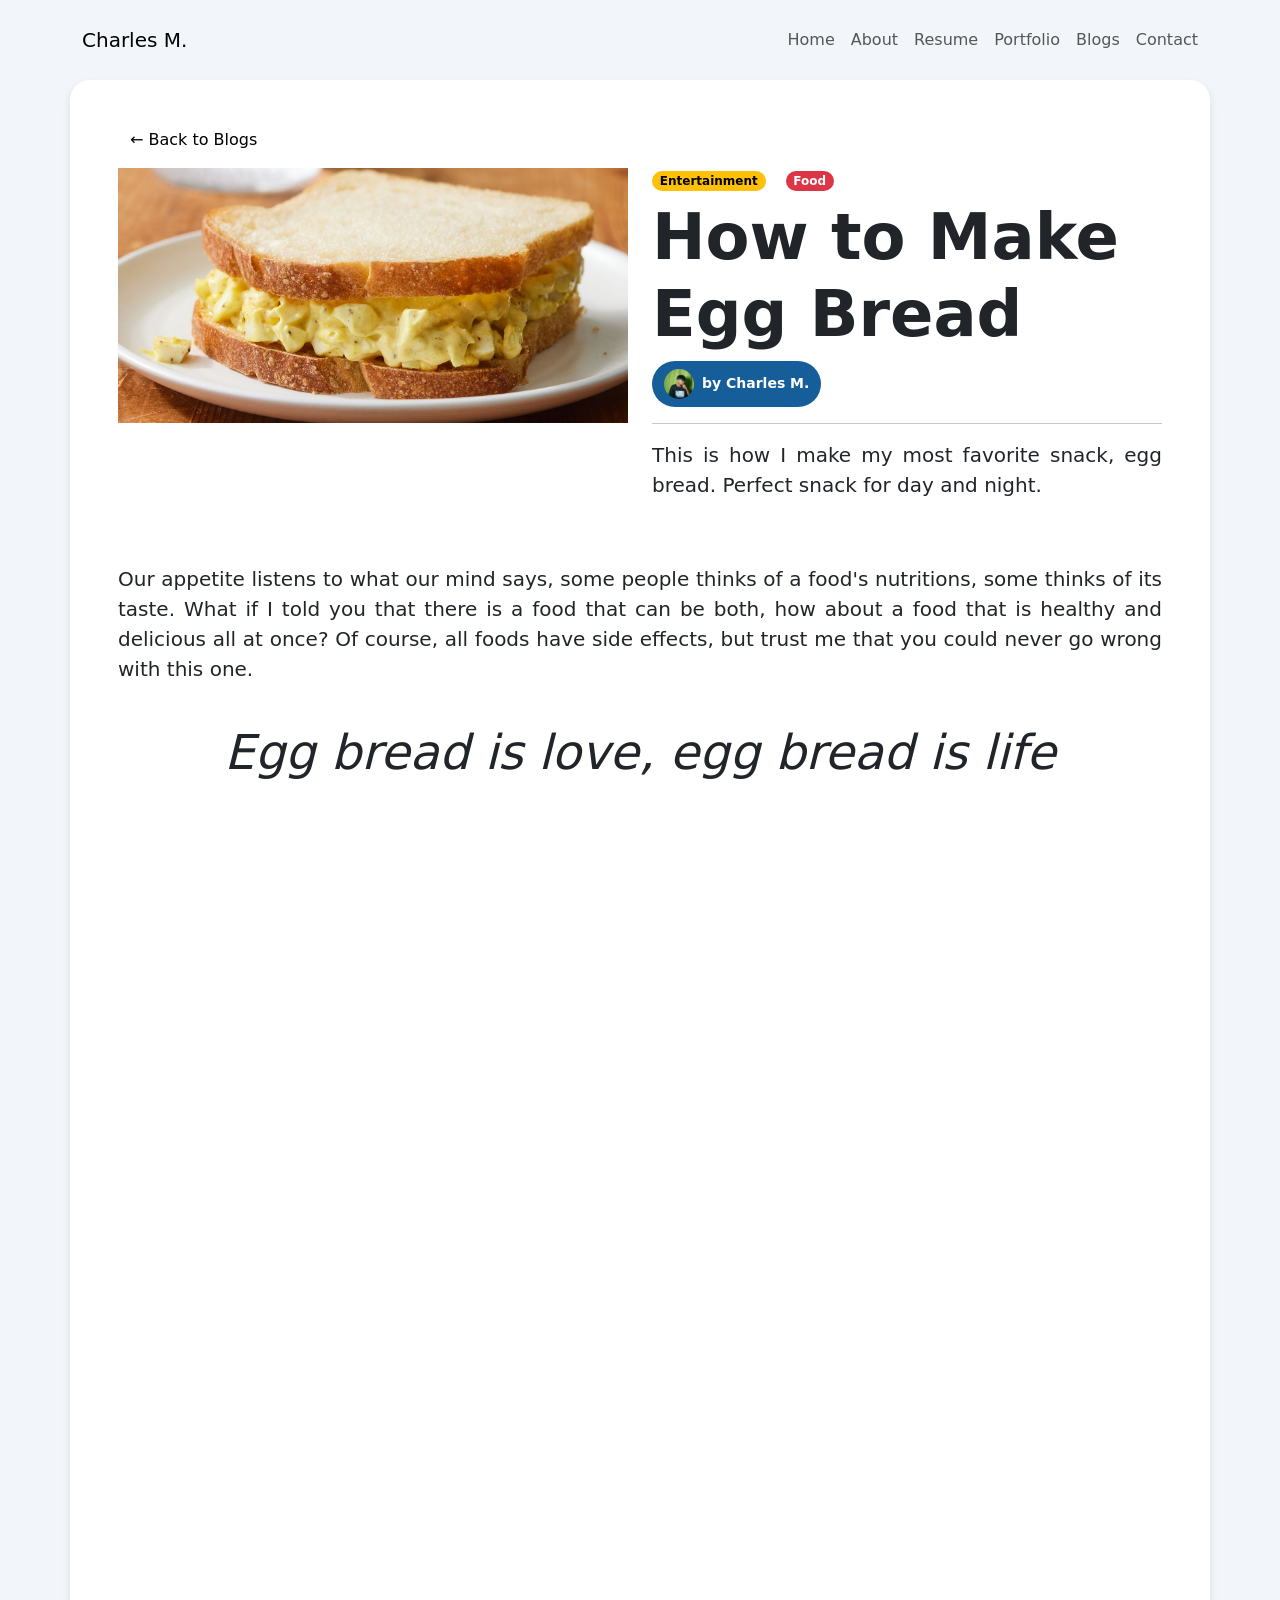
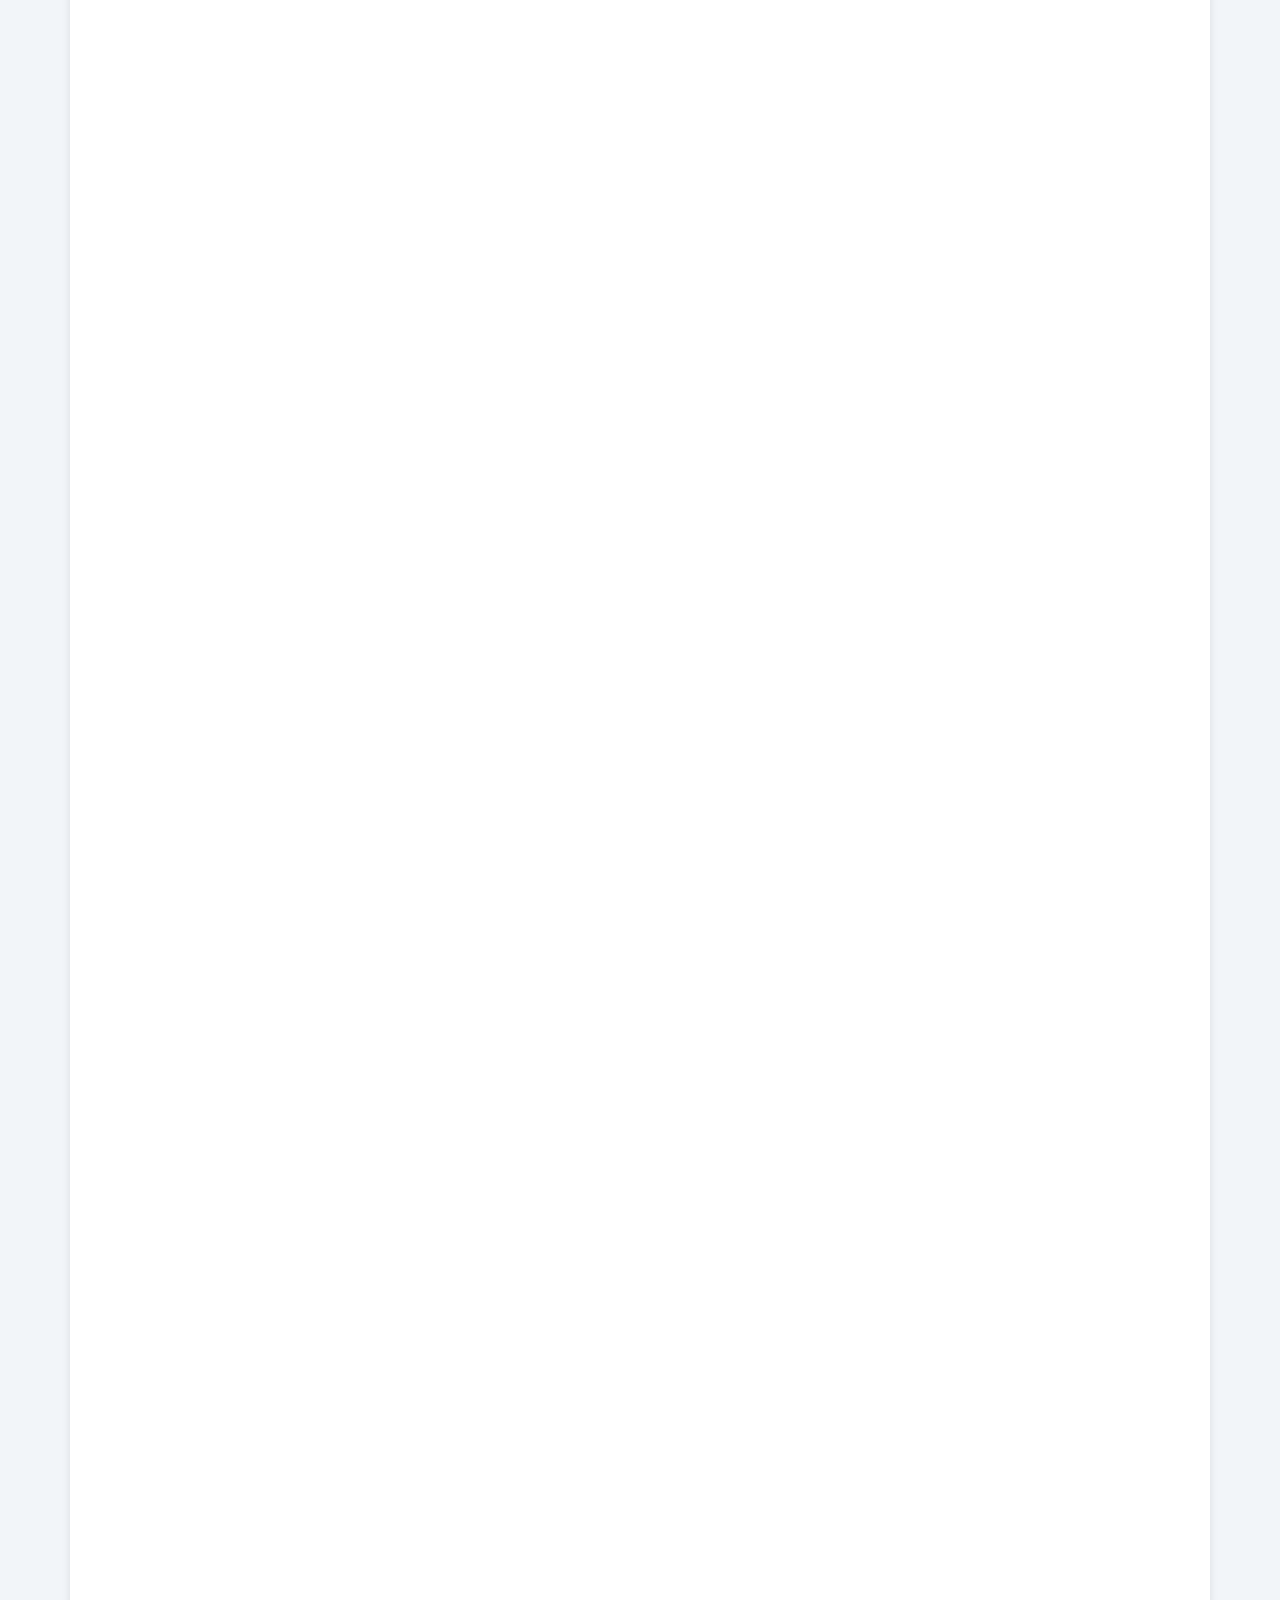
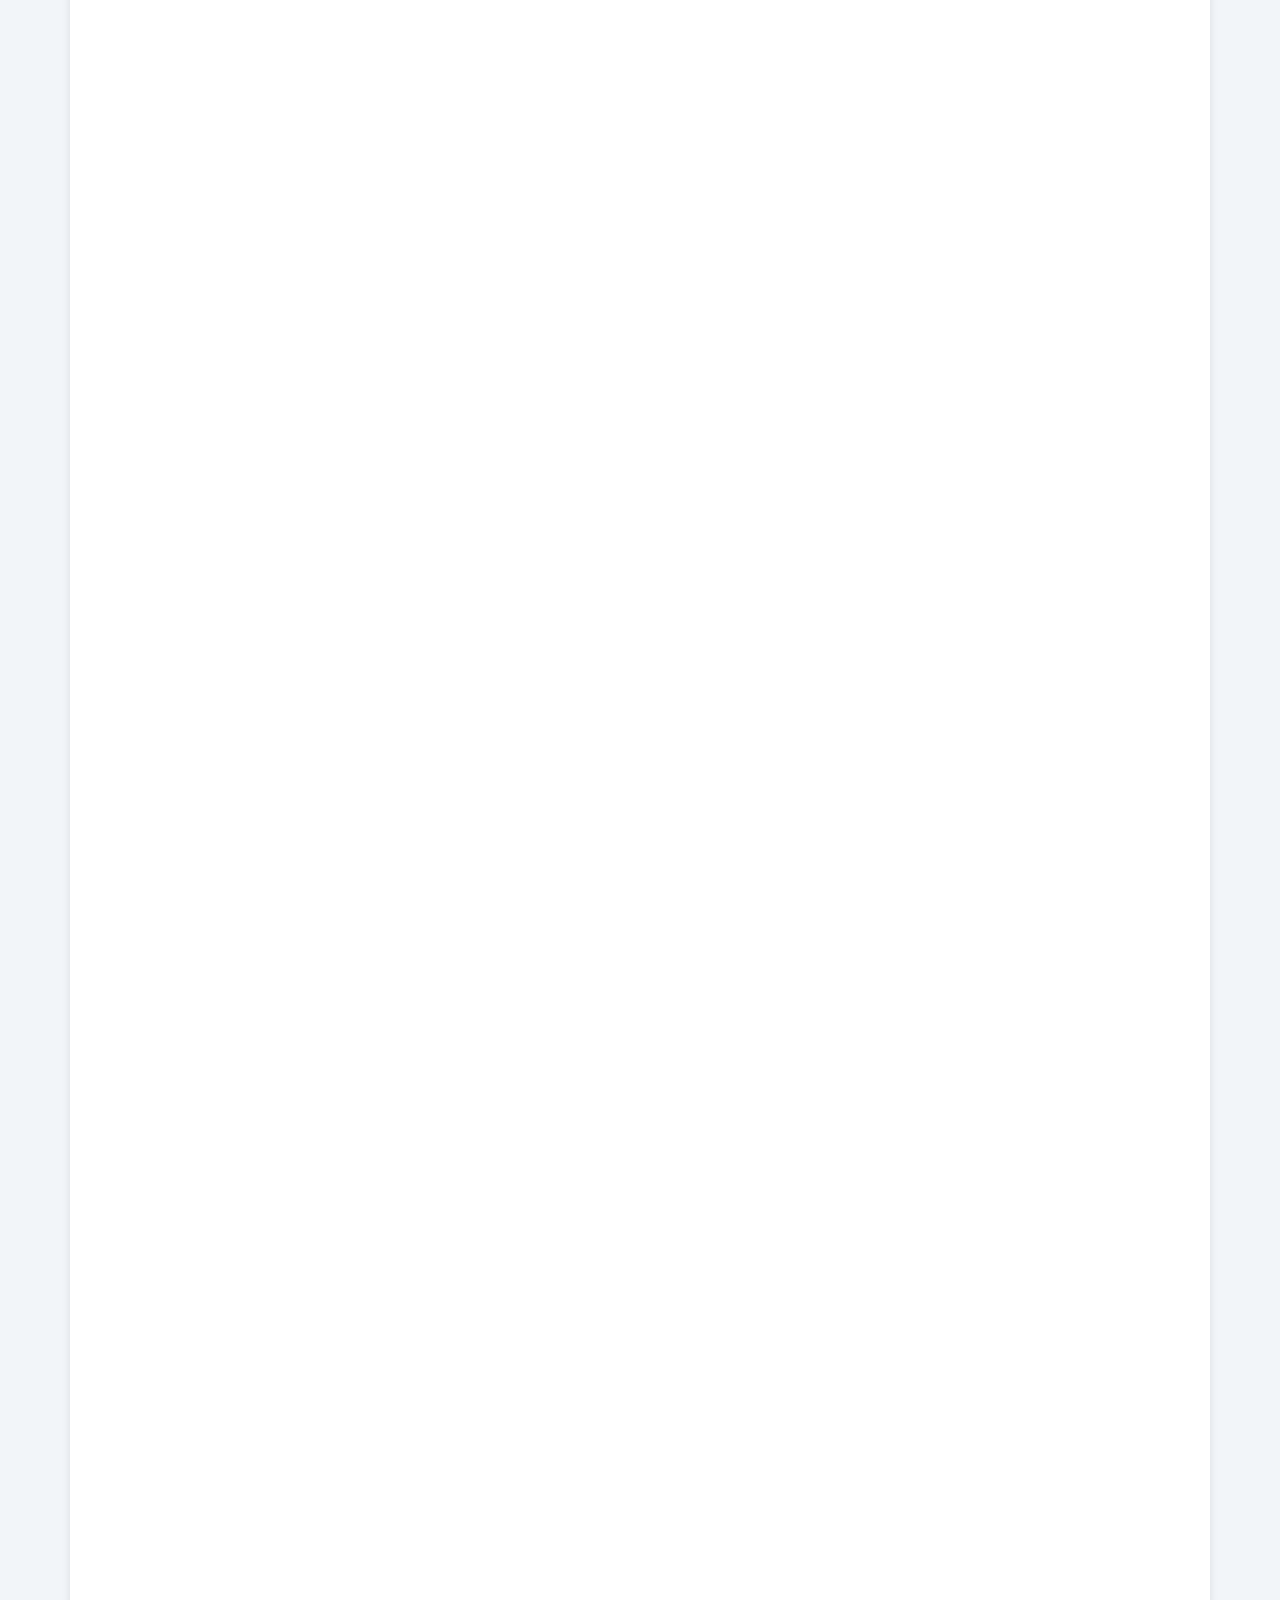
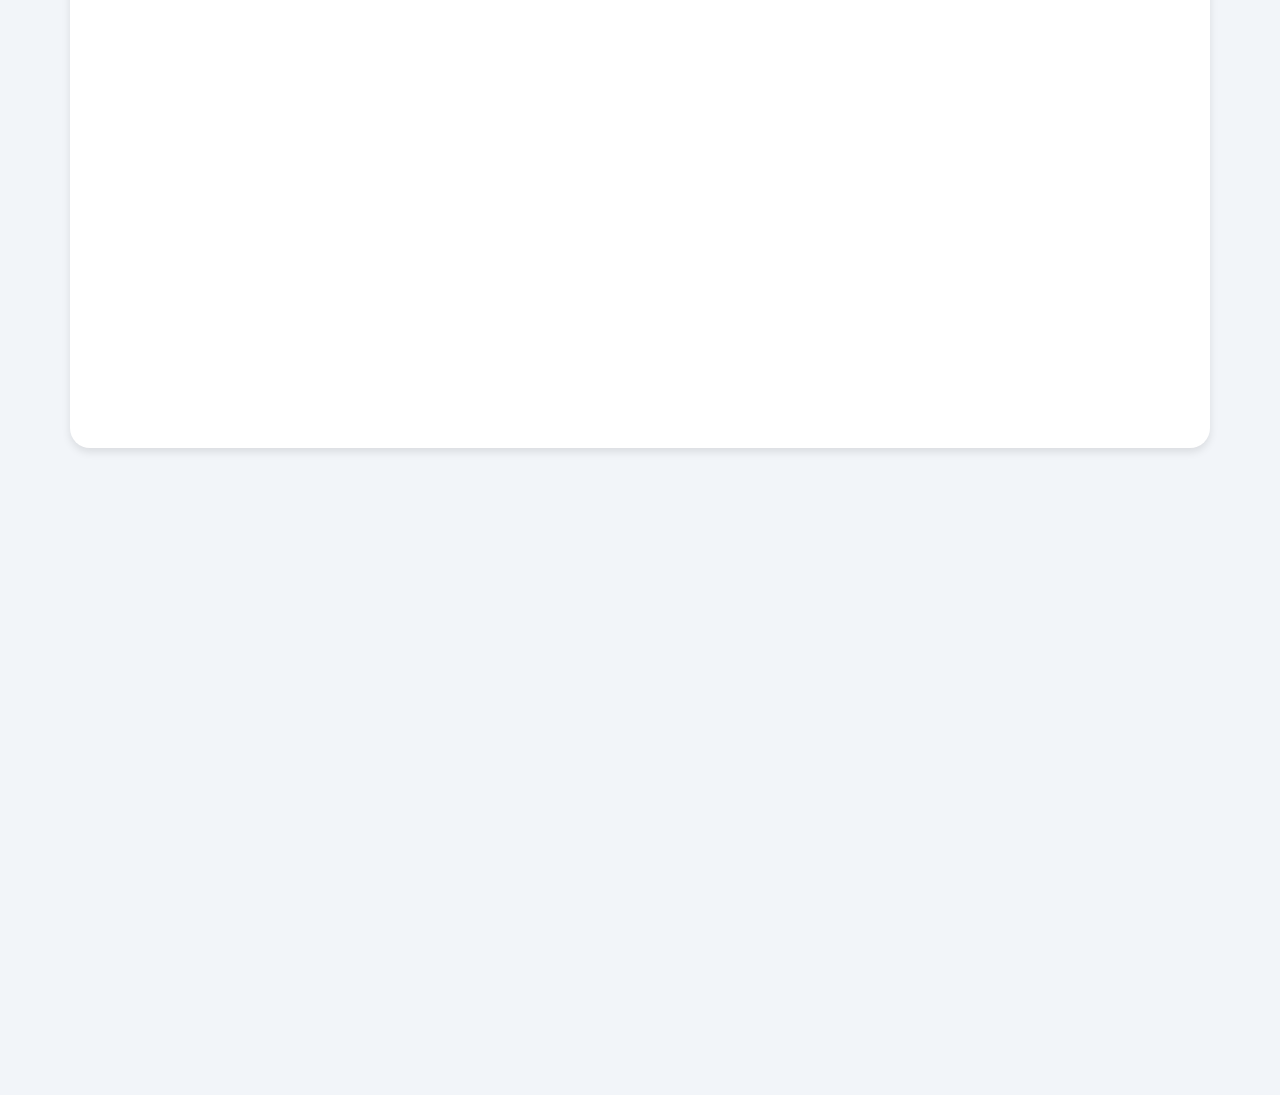
<file: blog posts/blog3.html>
<!DOCTYPE html>
<html lang="en">
<head>
    <meta charset="UTF-8">
    <meta name="viewport" content="width=device-width, initial-scale=1.0">
    <title>How to Make Egg Bread - Charles M.</title>

    <!--Link-->
    <link href="https://cdn.jsdelivr.net/npm/bootstrap@5.3.3/dist/css/bootstrap.min.css" rel="stylesheet" integrity="sha384-QWTKZyjpPEjISv5WaRU9OFeRpok6YctnYmDr5pNlyT2bRjXh0JMhjY6hW+ALEwIH" crossorigin="anonymous">
    <link rel="stylesheet" type="text/css" href="../CSS/style.css">
    <link rel="stylesheet" href="https://use.fontawesome.com/releases/v5.0.12/css/all.css" integrity="sha384-G0fIWCsCzJIMAVNQPfjH08cyYaUtMwjJwqiRKxxE/rx96Uroj1BtIQ6MLJuheaO9"
    crossorigin="anonymous">
    <link href="https://unpkg.com/aos@2.3.1/dist/aos.css" rel="stylesheet">
</head>
<body>
    <!--Navbar-->
    <div class="container-lg p-1 top-0">
        <nav class="navbar navbar-expand-md" id="navbar-id">
            <a href="../index.html" class="navbar-brand ms-2" data-aos="zoom-in" 
            data-aos-easing="ease-out-sine" data-aos-duration="1000">Charles M.</a>

            <!--Hamburger Menu Icon / For Mobile View-->
            <button class="navbar-toggler collapsed ms-auto me-2" type="button" data-bs-toggle="collapse" data-bs-target="#toggleMobileMenu" aria-controls="toggleMobileMenu" aria-expanded="false" aria-label="toggleNavigation" data-aos="zoom-in" 
            data-aos-easing="ease-out-sine" data-aos-duration="1000">
                <span class="toggler-icon top-bar"></span>
                <span class="toggler-icon middle-bar"></span>
                <span class="toggler-icon bottom-bar"></span>
            </button>
            <!--Hamburger Menu Icon / For Mobile View-->

            <!--Nav Links-->
            <div class="collapse navbar-collapse my-2" id="toggleMobileMenu" data-aos="zoom-in" 
            data-aos-easing="ease-out-sine" data-aos-duration="1000">
                <ul class="navbar-nav text-center ms-auto">
                    <li>
                        <a href="../index.html#navbar-id" class="nav-link">Home</a>
                    </li>
                    <li>
                        <a href="../index.html#specialty" class="nav-link">About</a>
                    </li>
                    <li>
                        <a href="../index.html#resume" class="nav-link">Resume</a>
                    </li>
                    <li>
                        <a href="../index.html#portfolio" class="nav-link">Portfolio</a>
                    </li>
                    <li>
                        <a href="../index.html#blogs" class="nav-link">Blogs</a>
                    </li>
                    <li>
                        <a href="../index.html#contacts" class="nav-link">Contact</a>
                    </li>
                </ul>
            </div>
            <!--Nav Links-->

            <div class="tab-content" id="myTabContent">
            <div class="tab-pane fade show active" id="home-tab-pane" role="tabpanel" aria-labelledby="home-tab" tabindex="0"></div>
            <div class="tab-pane fade" id="profile-tab-pane" role="tabpanel" aria-labelledby="profile-tab" tabindex="0"></div>
            <div class="tab-pane fade" id="contact-tab-pane" role="tabpanel" aria-labelledby="contact-tab" tabindex="0"></div>
            <div class="tab-pane fade" id="disabled-tab-pane" role="tabpanel" aria-labelledby="disabled-tab" tabindex="0"></div>
            </div>
        </nav>
    </div>
    <!--Navbar-->

    <!--Blog Content-->
    <div class="container p-5 window mb-5">

        <!--Back Button-->
        <div class="container mb-3" data-aos="zoom-in" 
        data-aos-easing="ease-out" data-aos-duration="800">
            <a href="../index.html#blogs" class="back-btn">
                ← Back to Blogs
            </a>
        </div>
        
        <!--Hero-->
        <div class="row">
            <div class="col-lg-6 col-md-12 col-sm-12" data-aos="zoom-in" 
            data-aos-easing="ease-out" data-aos-duration="800">
                <img src="../images/blog3.jpg" class="img-fluid">   
            </div>
            <div class="col-lg-6 col-md-12 col-sm-12" data-aos="zoom-in" 
            data-aos-easing="ease-out-sine" data-aos-duration="1000">
                <div class="row">
                    <div class="col-lg-3 col-md-3 col-12">
                        <span class="badge rounded-pill text-bg-warning mb-2">Entertainment</span>
                    </div>
                    <div class="col-lg-3 col-md-3 col-12">
                        <span class="badge rounded-pill text-bg-danger mb-2">Food</span>
                    </div>
                </div>
                <h1 class="display-3 fw-semibold">
                    How to Make Egg Bread
                </h1>

                <button class="pill-button">
                    <img src="../images/hero-pfp.jpg" alt="icon" class="pill-icon rounded-circle">
                    <span class="pill-text fw-bold">by Charles M.</span>
                </button>

                <hr>
                
                <p class="lead" style="text-align: justify;">
                    This is how I make my most favorite snack, egg bread. Perfect snack for day and night.
                </p>
               
            </div>
        </div>

        <br>
        <br>

        <!--Intro-->
        <section>
            <p class="lead" style="text-align: justify;" data-aos="fade-up" 
            data-aos-easing="ease-out-sine" data-aos-duration="1000">
                Our appetite listens to what our mind says, some people thinks of a food's nutritions, some thinks of its taste. What if I told you that there is a food that can be both, how about a food that is healthy and delicious all at once? Of course, all foods have side effects, but trust me that you could never go wrong with this one.
            </p>
    
            <br>
    
            <h5 class="display-5 text-center" data-aos="fade-up" 
            data-aos-easing="ease-out-sine" data-aos-duration="1000">
                <i>Egg bread is love, egg bread is life</i>
            </h5>
            <h6 class="display-5 text-center fs-5" data-aos="fade-up" 
            data-aos-easing="ease-out-sine" data-aos-duration="1000">
                <cite>-- Charles M.</cite>
            </h6>
    
            <br>
    
            <p class="lead" style="text-align: justify;" data-aos="fade-up" 
            data-aos-easing="ease-out-sine" data-aos-duration="1000">
                Introducing the almighty, underrated, Egg Bread! Perfect for keeping you stuffed in long periods of time, and perfect for muscle building. That is all thanks to the rich amount of protein that the egg contains, combined with a bread loaf's protein.
            </p>
        </section>
        
        <br>
        <br>

        <!--List-->
        <h5 class="display-6 fw-semibold fs-2" data-aos="fade-up" 
        data-aos-easing="ease-out-sine" data-aos-duration="1000">
            How to Prepare an Egg Bread: A Step-by-step Guide
        </h5>
        <p class="lead" style="text-align: justify;" data-aos="fade-up" 
        data-aos-easing="ease-out-sine" data-aos-duration="1000">The best part about egg bread is that it is easy to prepare, a small toast and frying is all you need. It should not take half of your time, just a tad bit.</p>
        <p class="lead" style="text-align: justify;" data-aos="fade-up" 
        data-aos-easing="ease-out-sine" data-aos-duration="1000">To get yourself started, prepare the following:</p>

        <ul>
            <li class="lead fw-medium" data-aos="fade-up" 
        data-aos-easing="ease-out-sine" data-aos-duration="1000">Bread Toaster</li>
            <li class="lead fw-medium" data-aos="fade-up" 
        data-aos-easing="ease-out-sine" data-aos-duration="1000">Frying Pan (no need for bread toaster if you can toast on the pan)</li>
            <li class="lead fw-medium" data-aos="fade-up" 
        data-aos-easing="ease-out-sine" data-aos-duration="1000">Stove</li>
            <li class="lead fw-medium" data-aos="fade-up" 
        data-aos-easing="ease-out-sine" data-aos-duration="1000">Spatula</li>
            <li class="lead fw-medium" data-aos="fade-up" 
        data-aos-easing="ease-out-sine" data-aos-duration="1000">Small Plate</li>
        </ul>

        <p class="lead" style="text-align: justify;" data-aos="fade-up" 
        data-aos-easing="ease-out-sine" data-aos-duration="1000">Recipes:</p>

        <ul>
            <li class="lead fw-medium" data-aos="fade-up" 
        data-aos-easing="ease-out-sine" data-aos-duration="1000">2 pcs. Bread Loaf</li>
            <li class="lead fw-medium" data-aos="fade-up" 
        data-aos-easing="ease-out-sine" data-aos-duration="1000">1 pc. Egg</li>
            <li class="lead fw-medium" data-aos="fade-up" 
        data-aos-easing="ease-out-sine" data-aos-duration="1000">Cooking Oil (preferably Vegetable Oil or Olive Oil)</li>
            <li class="lead fw-medium" data-aos="fade-up" 
        data-aos-easing="ease-out-sine" data-aos-duration="1000">Oregano Leaves or Thyme Leaves (optional)</li>
        </ul>

        <p class="lead" style="text-align: justify;" data-aos="fade-up" 
        data-aos-easing="ease-out-sine" data-aos-duration="1000">
            <b>That is all you need!</b>
        </p>

        <br>
        <br>

        <ol>
            <li class="display-5 fw-semibold fs-3" data-aos="fade-up" 
            data-aos-easing="ease-out-sine" data-aos-duration="1000">Prepare the pan</li>

            <p class="lead" style="text-align: justify;" data-aos="fade-up" 
            data-aos-easing="ease-out-sine" data-aos-duration="1000">
                Start placing the frying pan on your stove. Pour some good amount of cooking oil on the pan. Turn on the stove and let the pan heat up for a couple of minutes.
            </p>

            <div class="container text-center">
                <img src="images/blog3img2.jpg" class="img-fluid ms-auto" data-aos="fade-up" 
                data-aos-easing="ease-out-sine" data-aos-duration="1000">
            </div>

            <p class="lead mb-5" style="text-align: justify;" data-aos="fade-up" 
            data-aos-easing="ease-out-sine" data-aos-duration="1000">
                If you want to determine the heat level of your pan, just let your palm near the pan and feel the heat.
            </p>

            


            <li class="display-5 fw-semibold fs-3" data-aos="fade-up" 
            data-aos-easing="ease-out-sine" data-aos-duration="1000">Toast the bread</li>

            <p class="lead" style="text-align: justify;" data-aos="fade-up" 
            data-aos-easing="ease-out-sine" data-aos-duration="1000">
                While you are heating up the pan, use the time to toast your bread. Turn on your toaster, place two of your bread loaves in it. The level of toast is up to your preference. Personally, out of 5 levels, I like to keep it only around 2 and a half.
            </p>

            <div class="container text-center" style="max-width: 80%;">
                <img src="images/blog3img1.jpg" class="img-fluid" data-aos="fade-up" 
                data-aos-easing="ease-out-sine" data-aos-duration="1000">
            </div>

            <p class="lead mb-5" style="text-align: justify;" data-aos="fade-up" 
            data-aos-easing="ease-out-sine" data-aos-duration="1000">
                It should not take more than 5 minutes, depending on the heat, it can last up to 10 minutes. If you think that is long. you are living a sad life.
            </p>
           

            <li class="display-5 fw-semibold fs-3" data-aos="fade-up" 
            data-aos-easing="ease-out-sine" data-aos-duration="1000">Prepare the egg</li>

            <p class="lead" style="text-align: justify;" data-aos="fade-up" 
            data-aos-easing="ease-out-sine" data-aos-duration="1000">The type of cooking of your egg is up to your preference. Personally, I usually go with scrambled fry, sunny-side up fry, or even hard boil.</p>

            <div class="container text-center">
                <img src="images/blog3img3.jpg" class="img-fluid" data-aos="fade-up" 
                data-aos-easing="ease-out-sine" data-aos-duration="1000">
            </div>
            
            
            <p class="lead mb-5" style="text-align: justify;" data-aos="fade-up" 
            data-aos-easing="ease-out-sine" data-aos-duration="1000">If scrambled, start beating the eggs. If sunny-side up, pour it directly to the pan. If hard-boiled, that's a different story.</p>


            <li class="display-5 fw-semibold fs-3" data-aos="fade-up" 
            data-aos-easing="ease-out-sine" data-aos-duration="1000">Cook the eggs</li>

            <p class="lead" style="text-align: justify;" data-aos="fade-up" 
            data-aos-easing="ease-out-sine" data-aos-duration="1000">
                This is the next step if you're frying an egg, sunny-side up or scrambled. In sunny-side up, you gently cook the bottom of the egg. In scrambled, you can either flip sides of the egg, or scramble it around the pan.
            </p>

            <div class="container" style="max-width: 80%;">
                <img src="../blog posts/images/blog3img4.jpg" class="img-fluid" data-aos="fade-up" 
                data-aos-easing="ease-out-sine" data-aos-duration="1000">
            </div>

            <p class="lead mb-5" style="text-align: justify;" data-aos="fade-up" 
            data-aos-easing="ease-out-sine" data-aos-duration="1000">Additionally, you can pour some Oregano leaves or Thyme leaves into the egg, which will add a small grassy taste. Ensure to cook it thoroughly and not burn the egg. You don't want to consume ashes, don't you?</p>

            <li class="display-5 fw-semibold fs-3" data-aos="fade-up" 
            data-aos-easing="ease-out-sine" data-aos-duration="1000">Prepare the egg bread</li>

            <p class="lead" style="text-align: justify;" data-aos="fade-up" 
            data-aos-easing="ease-out-sine" data-aos-duration="1000">
                Your egg is cooked, your breads are toasted, now it's time to serve it on your small plate. Simply place the cooked egg between the two toasted bread loaves, and gently place your egg bread into the small plate.
            </p>

            <div class="container text-center mb-5" style="max-width: 50%;">
                <img src="../blog posts/images/blog3img5.jpg" class="img-fluid" data-aos="fade-up" 
                data-aos-easing="ease-out-sine" data-aos-duration="1000">
            </div>


            <!--Conclusion-->
            <h5 class="display-6 fw-semibold fs-2" data-aos="fade-up" 
            data-aos-easing="ease-out-sine" data-aos-duration="1000">
                Conclusion
            </h5>
            <p class="lead" style="text-align: justify;" data-aos="fade-up" 
            data-aos-easing="ease-out-sine" data-aos-duration="1000">
                Great, now you have you very own egg bread. Go eat it, you should not notice any overly fullness with your belly, just right, but should eliminate your hunger so well. That will last for so long, you'll gain muscle if you work out, you maintain or even lose weight. Better, it tastes so good.
            </p>

        </ol>

        <hr data-aos="fade-up" 
        data-aos-easing="ease-out-sine" data-aos-duration="1000">

        <!-- Next Page Button -->
        <div class="container d-flex justify-content-end align-items-center my-3 flex-wrap">
            <!-- Text -->
            <div class="me-3" data-aos="fade-up" 
            data-aos-easing="ease-out-sine" data-aos-duration="1000">
                <p class="lead mb-0 text-end">NEXT</p>
                <h6 class="lead fs-4 fw-medium mb-0">Brought Bronze Home</h6>
            </div>
            <!--Text-->
            <!-- Button with Icon -->
            <a class="btn btn-info d-flex align-items-center" type="button" href="blog4.html" data-aos="fade-up" 
            data-aos-easing="ease-out-sine" data-aos-duration="1000">
                <svg xmlns="http://www.w3.org/2000/svg" viewBox="0 0 25 25" width="3em" height="3em">
                    <path style="fill:#fff;" d="m17.5 5.999-.707.707 5.293 5.293H1v1h21.086l-5.294 5.295.707.707L24 12.499l-6.5-6.5z" data-name="Right"/>
                </svg>
            </a>
            <!--Button With Icon-->
        </div>
        <!-- Next Page Button -->
    </div>

    <!-- Footer -->
    <footer class="text-center text-lg-start bg-body-tertiary text-muted" data-aos="fade-up" 
    data-aos-easing="ease-out-sine" data-aos-duration="500">
        <!-- Section: Social media -->
        <section class="d-flex justify-content-center justify-content-lg-between p-4 border-bottom">
            <!-- Left -->
            <div class="d-lg-block">
                <h3 class="display-6" data-aos="zoom-in" data-aos-duration="1000" data-aos-delay="200">Stay connected</h3>
            </div>
            <!-- Left -->

            <!-- Right -->
            <!--SocMed Icons-->
            <div>
                <div class="row align-items-center" id="socmed-hero">
                    <!--Facebook-->
                    <div class="col-6 col-sm-3 col-md-3 text-center" data-aos="zoom-in" data-aos-duration="1000" data-aos-delay="300">
                        <a type="button" class="btn rounded-4" id="icon1" href="https://www.facebook.com/bp.charlesjk" target="_blank">
                            <svg xmlns="http://www.w3.org/2000/svg" width="3em" height="3em" fill="currentColor" class="bi bi-facebook" viewBox="0 0 16 16">
                                <path d="M16 8.049c0-4.446-3.582-8.05-8-8.05C3.58 0-.002 3.603-.002 8.05c0 4.017 2.926 7.347 6.75 7.951v-5.625h-2.03V8.05H6.75V6.275c0-2.017 1.195-3.131 3.022-3.131.876 0 1.791.157 1.791.157v1.98h-1.009c-.993 0-1.303.621-1.303 1.258v1.51h2.218l-.354 2.326H9.25V16c3.824-.604 6.75-3.934 6.75-7.951"/>
                            </svg>
                        </a>
                    </div>
                    <!--Facebook-->
                    
        
                    <!--YouTube-->
                    <div class="col-6 col-sm-3 col-md-3 text-center" data-aos="zoom-in" data-aos-duration="1000" data-aos-delay="300">
                        <a type="button" class="btn rounded-4" id="icon2" href="https://www.youtube.com/c/SWANNAH69" target="_blank">
                            <svg xmlns="http://www.w3.org/2000/svg" width="3em" height="3em" fill="currentColor" class="bi bi-youtube" viewBox="0 0 16 16">
                                <path d="M8.051 1.999h.089c.822.003 4.987.033 6.11.335a2.01 2.01 0 0 1 1.415 1.42c.101.38.172.883.22 1.402l.01.104.022.26.008.104c.065.914.073 1.77.074 1.957v.075c-.001.194-.01 1.108-.082 2.06l-.008.105-.009.104c-.05.572-.124 1.14-.235 1.558a2.01 2.01 0 0 1-1.415 1.42c-1.16.312-5.569.334-6.18.335h-.142c-.309 0-1.587-.006-2.927-.052l-.17-.006-.087-.004-.171-.007-.171-.007c-1.11-.049-2.167-.128-2.654-.26a2.01 2.01 0 0 1-1.415-1.419c-.111-.417-.185-.986-.235-1.558L.09 9.82l-.008-.104A31 31 0 0 1 0 7.68v-.123c.002-.215.01-.958.064-1.778l.007-.103.003-.052.008-.104.022-.26.01-.104c.048-.519.119-1.023.22-1.402a2.01 2.01 0 0 1 1.415-1.42c.487-.13 1.544-.21 2.654-.26l.17-.007.172-.006.086-.003.171-.007A100 100 0 0 1 7.858 2zM6.4 5.209v4.818l4.157-2.408z"/>
                            </svg>
                        </a>
                    </div>
                    <!--YouTube-->
        
                    <!--Instagram-->
                    <div class="col-6 col-sm-3 col-md-3 text-center" data-aos="zoom-in" data-aos-duration="1000" data-aos-delay="300">                      
                        <a type="button" class="btn rounded-4" id="icon3" href="https://www.instagram.com/wanasan16/" target="_blank">
                            <svg xmlns="http://www.w3.org/2000/svg" width="3em" height="3em" fill="currentColor" class="bi bi-instagram" viewBox="0 0 16 16">
                                <path d="M8 0C5.829 0 5.556.01 4.703.048 3.85.088 3.269.222 2.76.42a3.9 3.9 0 0 0-1.417.923A3.9 3.9 0 0 0 .42 2.76C.222 3.268.087 3.85.048 4.7.01 5.555 0 5.827 0 8.001c0 2.172.01 2.444.048 3.297.04.852.174 1.433.372 1.942.205.526.478.972.923 1.417.444.445.89.719 1.416.923.51.198 1.09.333 1.942.372C5.555 15.99 5.827 16 8 16s2.444-.01 3.298-.048c.851-.04 1.434-.174 1.943-.372a3.9 3.9 0 0 0 1.416-.923c.445-.445.718-.891.923-1.417.197-.509.332-1.09.372-1.942C15.99 10.445 16 10.173 16 8s-.01-2.445-.048-3.299c-.04-.851-.175-1.433-.372-1.941a3.9 3.9 0 0 0-.923-1.417A3.9 3.9 0 0 0 13.24.42c-.51-.198-1.092-.333-1.943-.372C10.443.01 10.172 0 7.998 0zm-.717 1.442h.718c2.136 0 2.389.007 3.232.046.78.035 1.204.166 1.486.275.373.145.64.319.92.599s.453.546.598.92c.11.281.24.705.275 1.485.039.843.047 1.096.047 3.231s-.008 2.389-.047 3.232c-.035.78-.166 1.203-.275 1.485a2.5 2.5 0 0 1-.599.919c-.28.28-.546.453-.92.598-.28.11-.704.24-1.485.276-.843.038-1.096.047-3.232.047s-2.39-.009-3.233-.047c-.78-.036-1.203-.166-1.485-.276a2.5 2.5 0 0 1-.92-.598 2.5 2.5 0 0 1-.6-.92c-.109-.281-.24-.705-.275-1.485-.038-.843-.046-1.096-.046-3.233s.008-2.388.046-3.231c.036-.78.166-1.204.276-1.486.145-.373.319-.64.599-.92s.546-.453.92-.598c.282-.11.705-.24 1.485-.276.738-.034 1.024-.044 2.515-.045zm4.988 1.328a.96.96 0 1 0 0 1.92.96.96 0 0 0 0-1.92m-4.27 1.122a4.109 4.109 0 1 0 0 8.217 4.109 4.109 0 0 0 0-8.217m0 1.441a2.667 2.667 0 1 1 0 5.334 2.667 2.667 0 0 1 0-5.334"/>
                            </svg>
                        </a>
                    </div>
                    <!--Instagram-->
        
                    <!--Spotify-->
                    <div class="col-6 col-sm-3 col-md-3 text-center" data-aos="zoom-in" data-aos-duration="1000" data-aos-delay="300">                       
                        <a type="button" class="btn rounded-4" id="icon4" href="https://open.spotify.com/artist/47SYCgJrnsGnlDNcUpfqy1?si=AtB1aNCySh6cd99UNLAS3A" target="_blank">
                            <svg xmlns="http://www.w3.org/2000/svg" width="3em" height="3em" fill="currentColor" class="bi bi-spotify" viewBox="0 0 16 16">
                                <path d="M8 0a8 8 0 1 0 0 16A8 8 0 0 0 8 0m3.669 11.538a.5.5 0 0 1-.686.165c-1.879-1.147-4.243-1.407-7.028-.77a.499.499 0 0 1-.222-.973c3.048-.696 5.662-.397 7.77.892a.5.5 0 0 1 .166.686m.979-2.178a.624.624 0 0 1-.858.205c-2.15-1.321-5.428-1.704-7.972-.932a.625.625 0 0 1-.362-1.194c2.905-.881 6.517-.454 8.986 1.063a.624.624 0 0 1 .206.858m.084-2.268C10.154 5.56 5.9 5.419 3.438 6.166a.748.748 0 1 1-.434-1.432c2.825-.857 7.523-.692 10.492 1.07a.747.747 0 1 1-.764 1.288"/>
                            </svg>
                        </a>
                    </div>
                    <!--Spotify-->
                </div>
            </div>
            <!--SocMed Icons-->
            <!-- Right -->
        </section>
        <!-- Section: Social media -->
    
        <!-- Section: Links  -->
        <section>
            <div class="container text-center text-md-start mt-5">
                <div class="row mt-3">
                    <div class="col-md-3 col-lg-4 col-xl-3 mx-auto mb-4" data-aos="zoom-in" data-aos-duration="1000" data-aos-delay="300">
                        <!--Content-->
                        <h6 class="text-uppercase fw-bold mb-4">
                            <svg xmlns="http://www.w3.org/2000/svg" width="16" height="16" fill="currentColor" class="bi bi-emoji-neutral-fill" viewBox="0 0 16 16">
                                <path d="M8 16A8 8 0 1 0 8 0a8 8 0 0 0 0 16M7 6.5C7 7.328 6.552 8 6 8s-1-.672-1-1.5S5.448 5 6 5s1 .672 1 1.5m-3 4a.5.5 0 0 1 .5-.5h7a.5.5 0 0 1 0 1h-7a.5.5 0 0 1-.5-.5M10 8c-.552 0-1-.672-1-1.5S9.448 5 10 5s1 .672 1 1.5S10.552 8 10 8"/>
                            </svg>
                            Charles M.
                        </h6>
                        <p>
                            Once a loser, always a loser.
                        </p>
                        <!--Content-->
                    </div>
            
                    <!--Useful Links-->
                    <div class="col-md-3 col-lg-2 col-xl-2 mx-auto mb-4" data-aos="zoom-in" data-aos-duration="1000" data-aos-delay="300">
                        <!-- Links -->
                        <div class="useful-links">
                            <h6 class="text-uppercase fw-bold mb-4">
                                Useful links
                            </h6>
                            <p>
                                <a href="../index.html#resume" class="text-reset">Resume</a>
                            </p>
                            <p>
                                <a href="../index.html#portfolio" class="text-reset">Portfolio</a>
                            </p>
                            <p>
                                <a href="../index.html#blogs" class="text-reset">Blogs</a>
                            </p>
                            <p>
                                <a href="../index.html#contacts" class="text-reset">Contact</a>
                            </p>
                        </div>
                        <!-- Links -->
                    </div>
                    <!--Useful Links-->
            
                    <!--Contact Details-->
                    <div class="col-md-4 col-lg-3 col-xl-3 mx-auto mb-md-0 mb-4" data-aos="zoom-in" data-aos-duration="1000" data-aos-delay="300">
                        <h6 class="text-uppercase fw-bold mb-4">Let's Talk</h6>
                        <!--Home Address-->
                        <p>
                            <svg xmlns="http://www.w3.org/2000/svg" width="16" height="16" fill="currentColor" class="bi bi-house-fill" viewBox="0 0 16 16">
                                <path d="M8.707 1.5a1 1 0 0 0-1.414 0L.646 8.146a.5.5 0 0 0 .708.708L8 2.207l6.646 6.647a.5.5 0 0 0 .708-.708L13 5.793V2.5a.5.5 0 0 0-.5-.5h-1a.5.5 0 0 0-.5.5v1.293z"/>
                                <path d="m8 3.293 6 6V13.5a1.5 1.5 0 0 1-1.5 1.5h-9A1.5 1.5 0 0 1 2 13.5V9.293z"/>
                            </svg>
                        Silang, Cavite, 4118, PH
                        </p>
                        <!--Home Address-->

                        <!--Email Address-->
                        <p>
                            <svg xmlns="http://www.w3.org/2000/svg" width="16" height="16" fill="currentColor" class="bi bi-envelope-at-fill" viewBox="0 0 16 16">
                                <path d="M2 2A2 2 0 0 0 .05 3.555L8 8.414l7.95-4.859A2 2 0 0 0 14 2zm-2 9.8V4.698l5.803 3.546zm6.761-2.97-6.57 4.026A2 2 0 0 0 2 14h6.256A4.5 4.5 0 0 1 8 12.5a4.49 4.49 0 0 1 1.606-3.446l-.367-.225L8 9.586zM16 9.671V4.697l-5.803 3.546.338.208A4.5 4.5 0 0 1 12.5 8c1.414 0 2.675.652 3.5 1.671"/>
                                <path d="M15.834 12.244c0 1.168-.577 2.025-1.587 2.025-.503 0-1.002-.228-1.12-.648h-.043c-.118.416-.543.643-1.015.643-.77 0-1.259-.542-1.259-1.434v-.529c0-.844.481-1.4 1.26-1.4.585 0 .87.333.953.63h.03v-.568h.905v2.19c0 .272.18.42.411.42.315 0 .639-.415.639-1.39v-.118c0-1.277-.95-2.326-2.484-2.326h-.04c-1.582 0-2.64 1.067-2.64 2.724v.157c0 1.867 1.237 2.654 2.57 2.654h.045c.507 0 .935-.07 1.18-.18v.731c-.219.1-.643.175-1.237.175h-.044C10.438 16 9 14.82 9 12.646v-.214C9 10.36 10.421 9 12.485 9h.035c2.12 0 3.314 1.43 3.314 3.034zm-4.04.21v.227c0 .586.227.8.581.8.31 0 .564-.17.564-.743v-.367c0-.516-.275-.708-.572-.708-.346 0-.573.245-.573.791"/>
                            </svg>
                            iammathewiam@gmail.com
                        </p>
                        <!--Email Address-->

                        <!--Contact Number-->
                        <p>
                            <svg xmlns="http://www.w3.org/2000/svg" width="16" height="16" fill="currentColor" class="bi bi-telephone-fill" viewBox="0 0 16 16">
                                <path fill-rule="evenodd" d="M1.885.511a1.745 1.745 0 0 1 2.61.163L6.29 2.98c.329.423.445.974.315 1.494l-.547 2.19a.68.68 0 0 0 .178.643l2.457 2.457a.68.68 0 0 0 .644.178l2.189-.547a1.75 1.75 0 0 1 1.494.315l2.306 1.794c.829.645.905 1.87.163 2.611l-1.034 1.034c-.74.74-1.846 1.065-2.877.702a18.6 18.6 0 0 1-7.01-4.42 18.6 18.6 0 0 1-4.42-7.009c-.362-1.03-.037-2.137.703-2.877z"/>
                            </svg>
                            + 63 995 857 0660
                        </p>
                        <!--Contact Number-->
                    </div>
                    <!--Contact Details-->
                </div>
            </div>
        </section>
        <!-- Section: Links  -->
    
        <!-- Copyright -->
        <div class="text-center p-4" style="background-color: rgba(0, 0, 0, 0.05);">
        © 2024 Copyright:
            <p class="text-reset fw-bold">Charles M.</p>
        </div>
        <!-- Copyright -->
    </footer>
    <!-- Footer -->

    <!-- Back to top button -->
    <a type="button" class="btn btn-floating" id="btn-back-to-top" href="#">
        <svg xmlns="http://www.w3.org/2000/svg" width="50" height="50" fill="#167699" class="bi bi-arrow-up-square-fill" viewBox="0 0 16 16">
            <path d="M2 16a2 2 0 0 1-2-2V2a2 2 0 0 1 2-2h12a2 2 0 0 1 2 2v12a2 2 0 0 1-2 2zm6.5-4.5V5.707l2.146 2.147a.5.5 0 0 0 .708-.708l-3-3a.5.5 0 0 0-.708 0l-3 3a.5.5 0 1 0 .708.708L7.5 5.707V11.5a.5.5 0 0 0 1 0"/>
        </svg>
    </a>
    <!-- Back to top button -->
    

    <!--Imported JavaScripts-->
    <!--JS File-->
    <script src="../JS/script.js" type="text/javascript"></script>

    <!--Bootstrap 5 JS-->
    <script src="https://cdn.jsdelivr.net/npm/bootstrap@5.3.3/dist/js/bootstrap.bundle.min.js" integrity="sha384-YvpcrYf0tY3lHB60NNkmXc5s9fDVZLESaAA55NDzOxhy9GkcIdslK1eN7N6jIeHz" crossorigin="anonymous"></script>

    <script src="//cdnjs.cloudflare.com/ajax/libs/jquery/3.2.1/jquery.min.js"></script>

    <!--jQuery Minified v3.x.x-->
    <script src="https://code.jquery.com/jquery-3.7.1.min.js" integrity="sha256-/JqT3SQfawRcv/BIHPThkBvs0OEvtFFmqPF/lYI/Cxo=" crossorigin="anonymous"></script>

    <!--AOS-->
    <script src="https://unpkg.com/aos@2.3.1/dist/aos.js"></script>

    <script>
        AOS.init();
    </script>

    <!--Imported JavaScripts-->
</body>
</html>
</file>
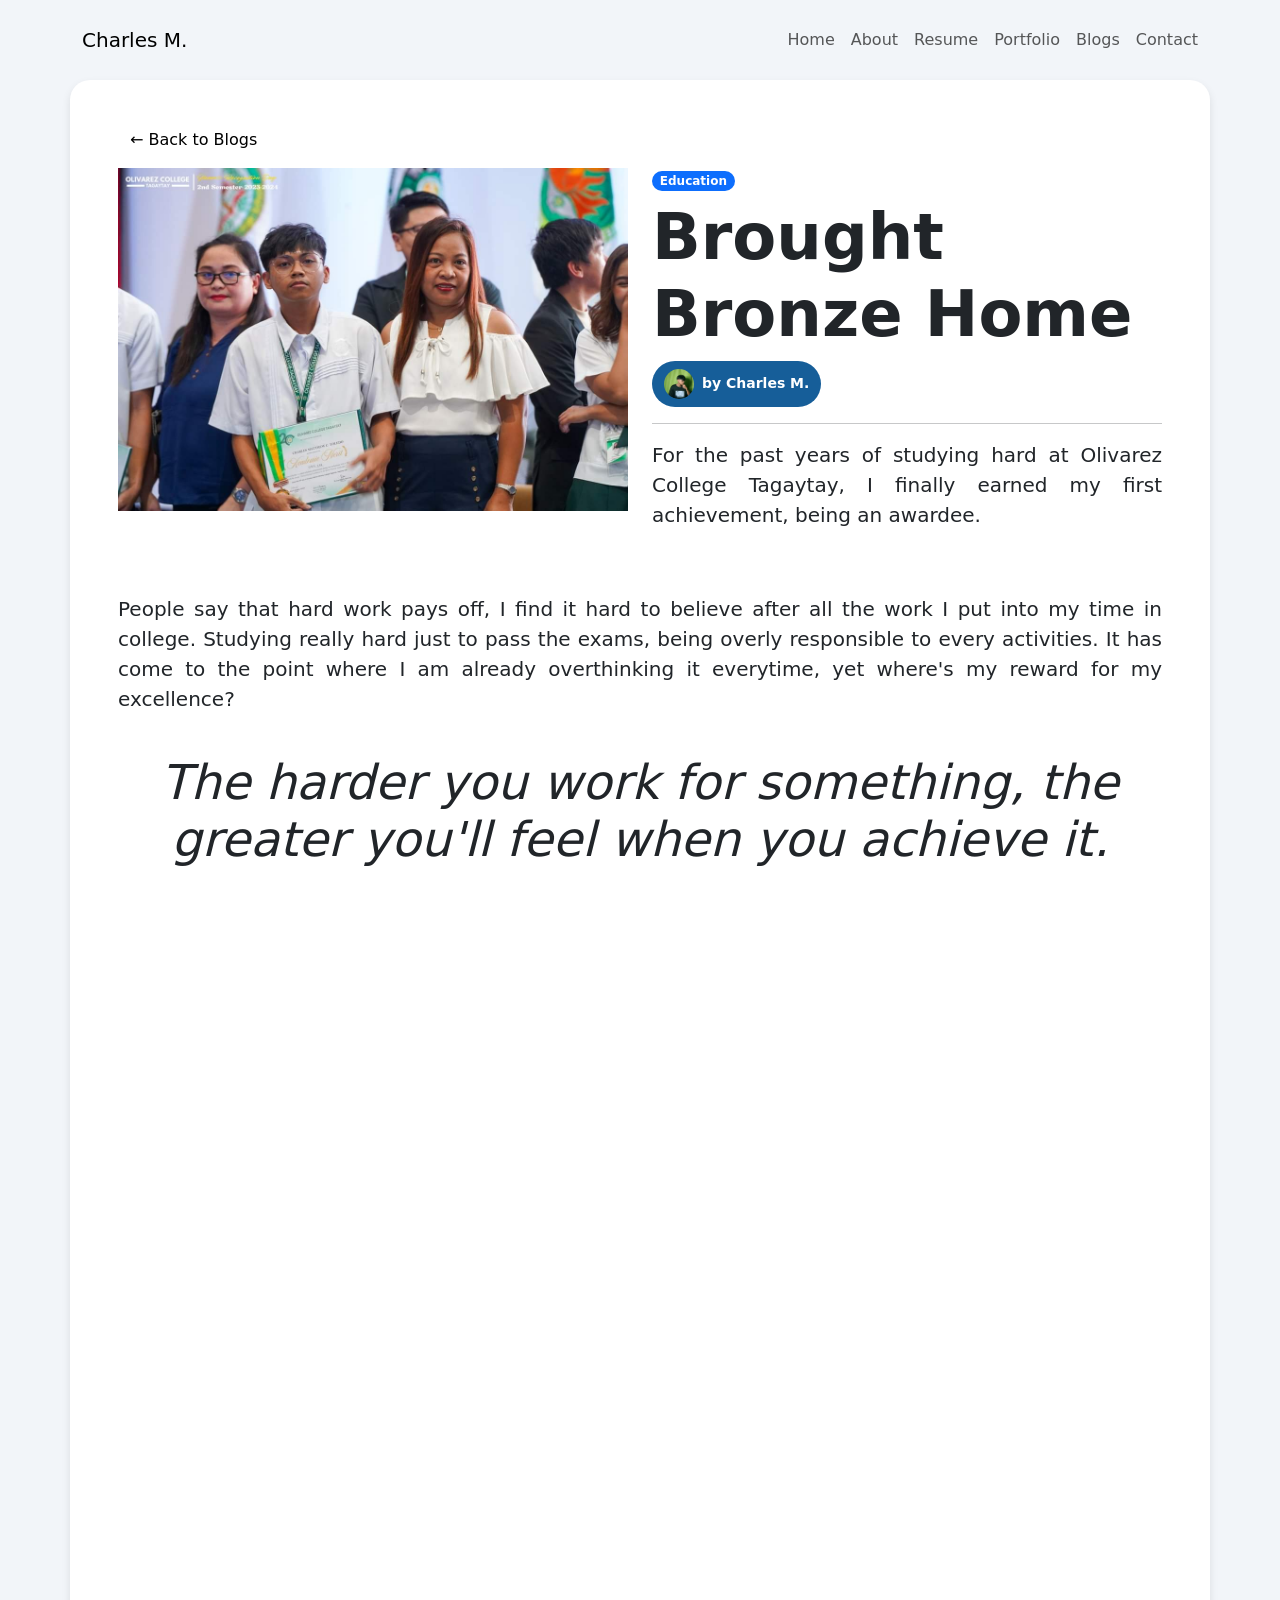
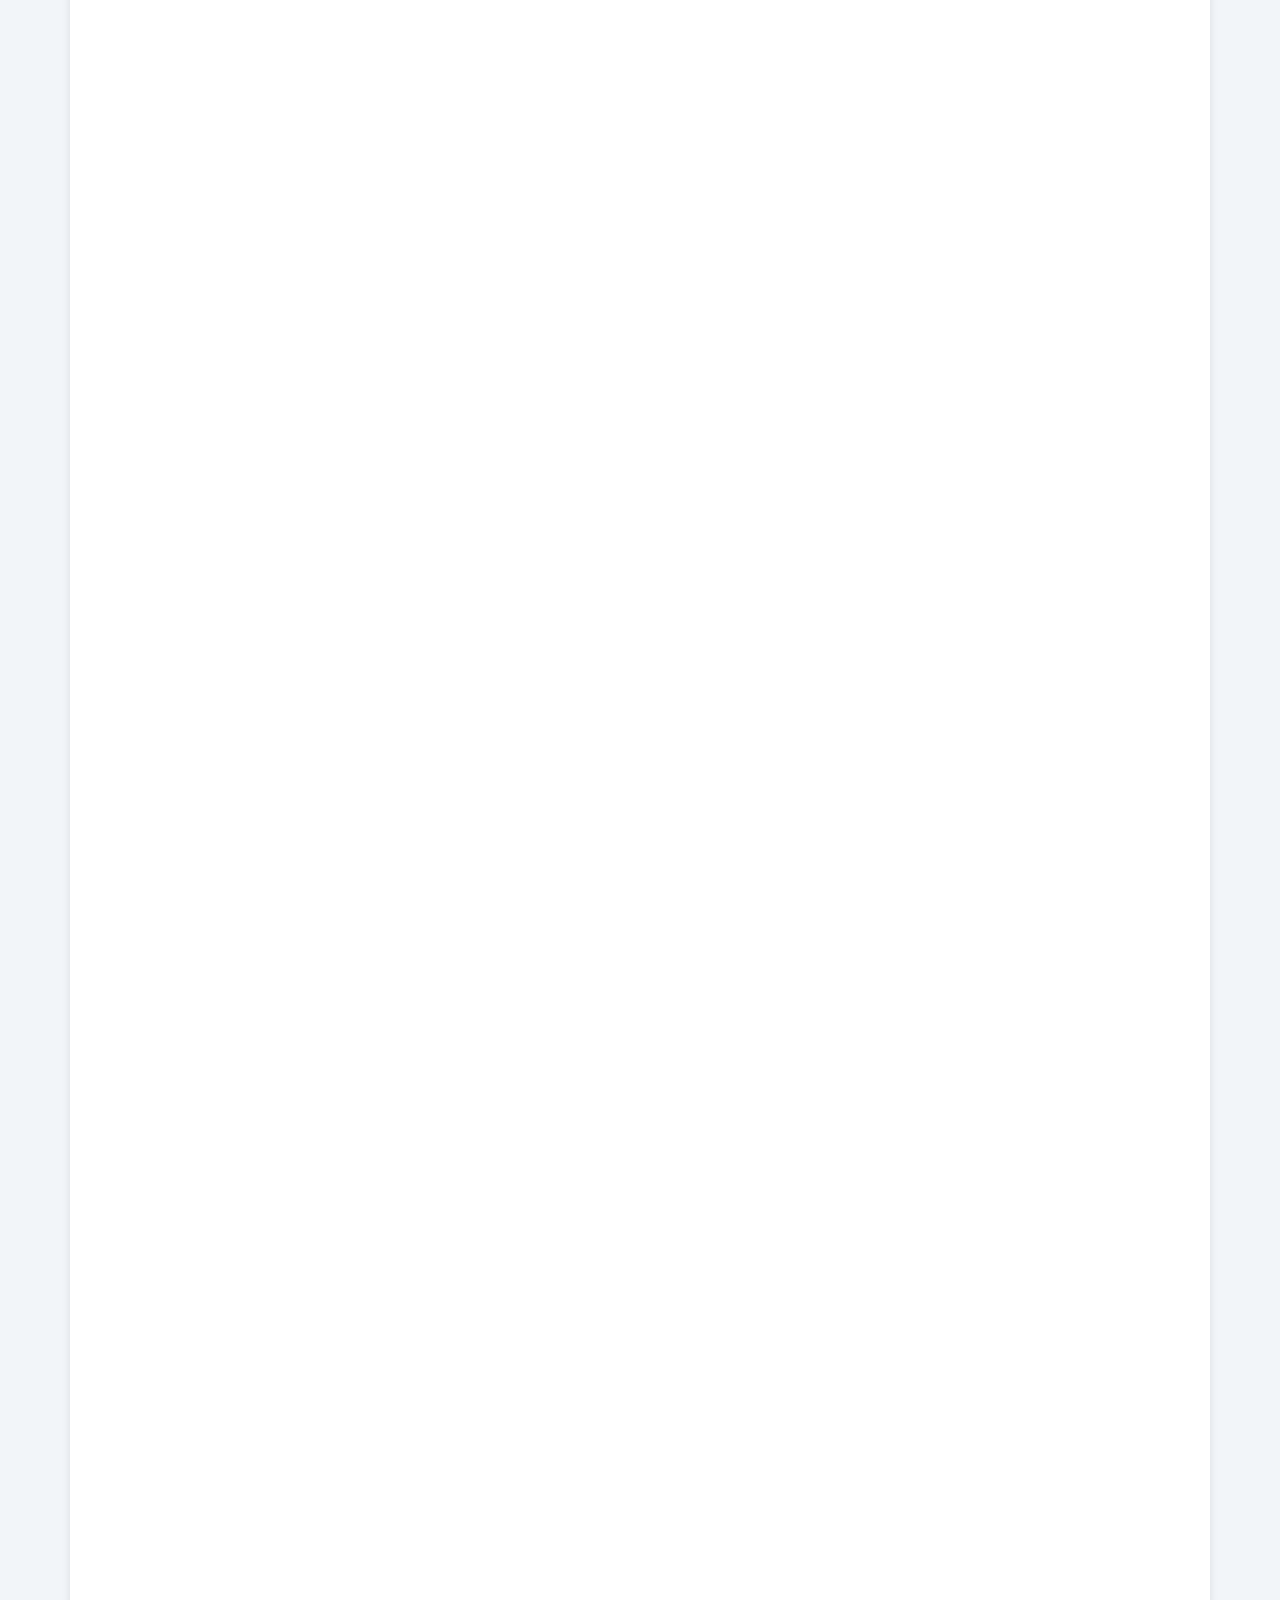
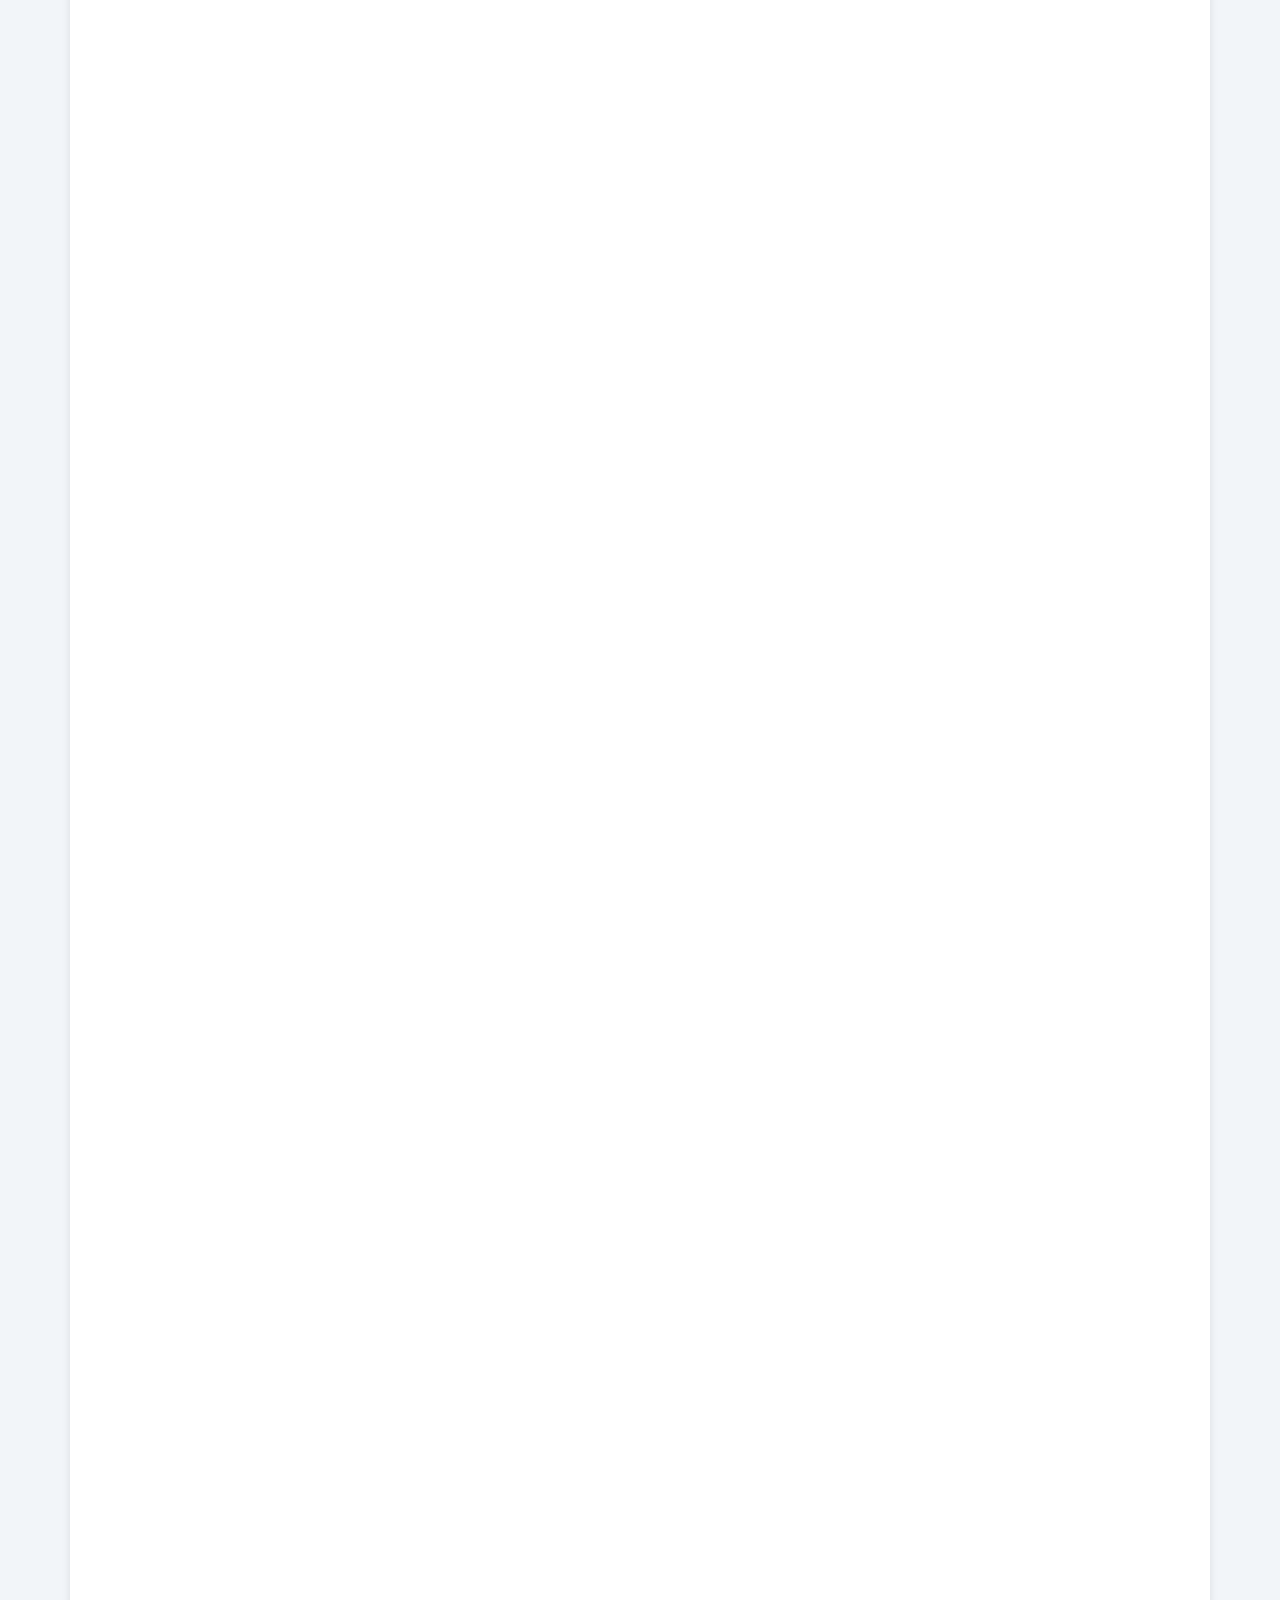
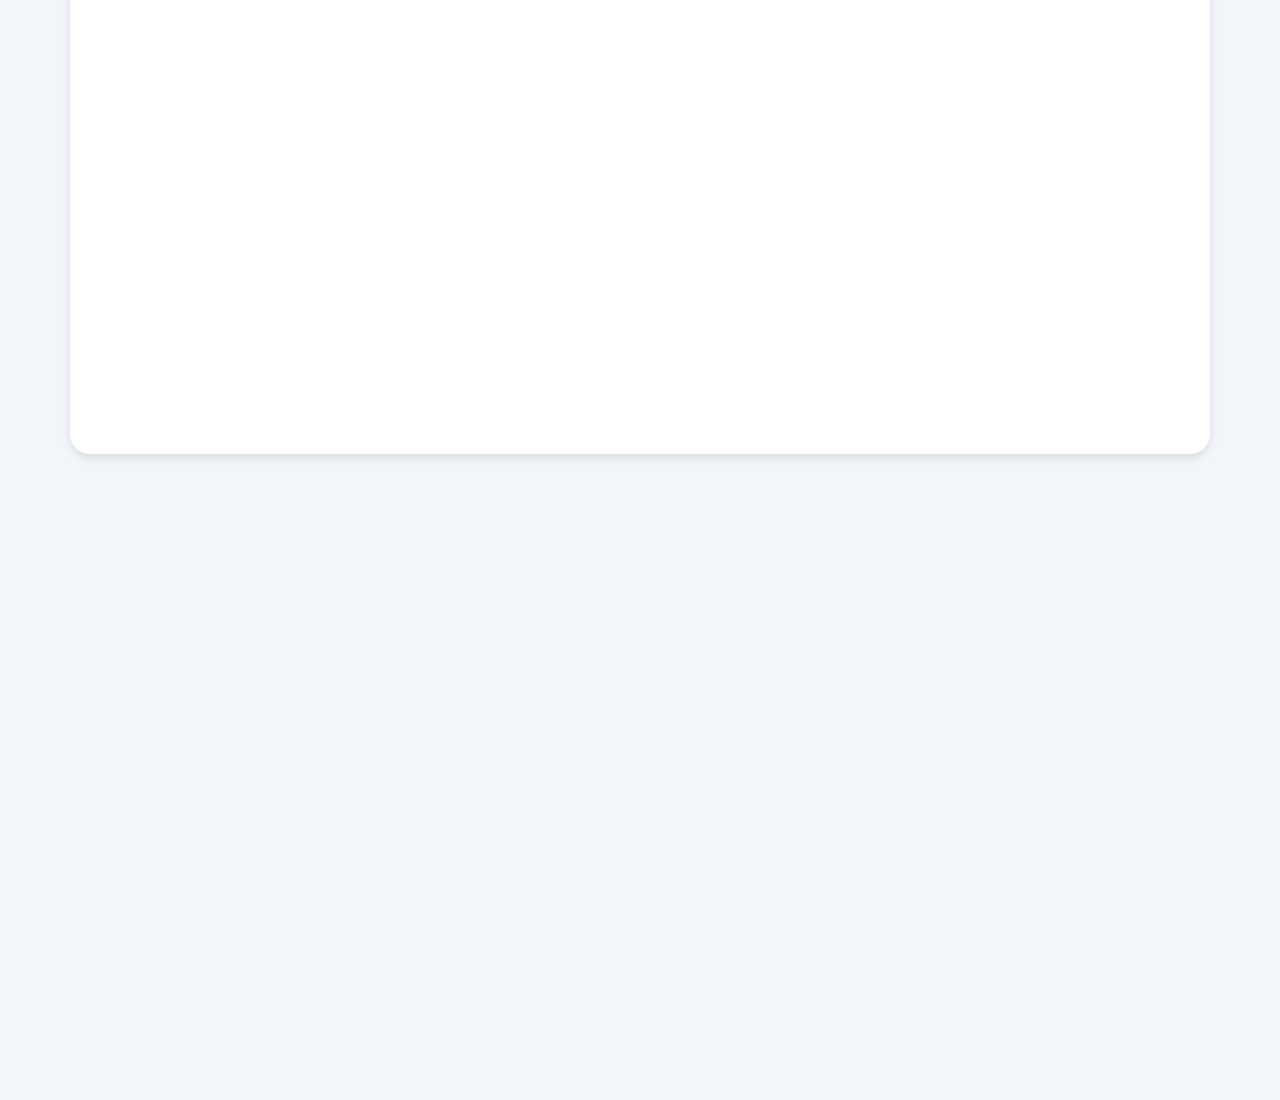
<file: blog posts/blog4.html>
<!DOCTYPE html>
<html lang="en">
<head>
    <meta charset="UTF-8">
    <meta name="viewport" content="width=device-width, initial-scale=1.0">
    <title>Brought Bronze Home - Charles M.</title>

    <!--Link-->
    <link href="https://cdn.jsdelivr.net/npm/bootstrap@5.3.3/dist/css/bootstrap.min.css" rel="stylesheet" integrity="sha384-QWTKZyjpPEjISv5WaRU9OFeRpok6YctnYmDr5pNlyT2bRjXh0JMhjY6hW+ALEwIH" crossorigin="anonymous">
    <link rel="stylesheet" type="text/css" href="../CSS/style.css">
    <link rel="stylesheet" href="https://use.fontawesome.com/releases/v5.0.12/css/all.css" integrity="sha384-G0fIWCsCzJIMAVNQPfjH08cyYaUtMwjJwqiRKxxE/rx96Uroj1BtIQ6MLJuheaO9"
    crossorigin="anonymous">
    <link href="https://unpkg.com/aos@2.3.1/dist/aos.css" rel="stylesheet">
</head>
<body>
    <!--Navbar-->
    <div class="container-lg p-1 top-0">
        <nav class="navbar navbar-expand-md" id="navbar-id">
            <a href="../index.html" class="navbar-brand ms-2" data-aos="zoom-in" 
            data-aos-easing="ease-out-sine" data-aos-duration="1000">Charles M.</a>

            <!--Hamburger Menu Icon / For Mobile View-->
            <button class="navbar-toggler collapsed ms-auto me-2" type="button" data-bs-toggle="collapse" data-bs-target="#toggleMobileMenu" aria-controls="toggleMobileMenu" aria-expanded="false" aria-label="toggleNavigation" data-aos="zoom-in" 
            data-aos-easing="ease-out-sine" data-aos-duration="1000">
                <span class="toggler-icon top-bar"></span>
                <span class="toggler-icon middle-bar"></span>
                <span class="toggler-icon bottom-bar"></span>
            </button>
            <!--Hamburger Menu Icon / For Mobile View-->

            <!--Nav Links-->
            <div class="collapse navbar-collapse my-2" id="toggleMobileMenu" data-aos="zoom-in" 
            data-aos-easing="ease-out-sine" data-aos-duration="1000">
                <ul class="navbar-nav text-center ms-auto">
                    <li>
                        <a href="../index.html#navbar-id" class="nav-link">Home</a>
                    </li>
                    <li>
                        <a href="../index.html#specialty" class="nav-link">About</a>
                    </li>
                    <li>
                        <a href="../index.html#resume" class="nav-link">Resume</a>
                    </li>
                    <li>
                        <a href="../index.html#portfolio" class="nav-link">Portfolio</a>
                    </li>
                    <li>
                        <a href="../index.html#blogs" class="nav-link">Blogs</a>
                    </li>
                    <li>
                        <a href="../index.html#contacts" class="nav-link">Contact</a>
                    </li>
                </ul>
            </div>
            <!--Nav Links-->

            <div class="tab-content" id="myTabContent">
            <div class="tab-pane fade show active" id="home-tab-pane" role="tabpanel" aria-labelledby="home-tab" tabindex="0"></div>
            <div class="tab-pane fade" id="profile-tab-pane" role="tabpanel" aria-labelledby="profile-tab" tabindex="0"></div>
            <div class="tab-pane fade" id="contact-tab-pane" role="tabpanel" aria-labelledby="contact-tab" tabindex="0"></div>
            <div class="tab-pane fade" id="disabled-tab-pane" role="tabpanel" aria-labelledby="disabled-tab" tabindex="0"></div>
            </div>
        </nav>
    </div>
    <!--Navbar-->

    <!--Blog Content-->
    <div class="container p-5 window mb-5">

        <!--Back Button-->
        <div class="container mb-3" data-aos="zoom-in" 
        data-aos-easing="ease-out" data-aos-duration="800">
            <a href="../index.html#blogs" class="back-btn">
                ← Back to Blogs
            </a>
        </div>
        
        <!--Hero-->
        <div class="row">
            <div class="col-lg-6 col-md-12 col-sm-12" data-aos="zoom-in" 
            data-aos-easing="ease-out" data-aos-duration="800">
                <img src="../images/blog4.jpg" class="img-fluid">   
            </div>
            <div class="col-lg-6 col-md-12 col-sm-12" data-aos="zoom-in" 
            data-aos-easing="ease-out-sine" data-aos-duration="1000">
                <span class="badge rounded-pill text-bg-primary mb-2">Education</span>
                <h1 class="display-3 fw-semibold">
                    Brought Bronze Home
                </h1>

                <button class="pill-button">
                    <img src="../images/hero-pfp.jpg" alt="icon" class="pill-icon rounded-circle">
                    <span class="pill-text fw-bold">by Charles M.</span>
                </button>

                <hr>
                
                <p class="lead" style="text-align: justify;">
                    For the past years of studying hard at Olivarez College Tagaytay, I finally earned my first achievement, being an awardee.
                </p>
               
            </div>
        </div>

        <br>
        <br>

        <!--Intro-->
        <section>
            <p class="lead" style="text-align: justify;" data-aos="fade-up" 
            data-aos-easing="ease-out-sine" data-aos-duration="1000">
                People say that hard work pays off, I find it hard to believe after all the work I put into my time in college. Studying really hard just to pass the exams, being overly responsible to every activities. It has come to the point where I am already overthinking it everytime, yet where's my reward for my excellence?
            </p>
    
            <br>
    
            <h5 class="display-5 text-center" data-aos="fade-up" 
            data-aos-easing="ease-out-sine" data-aos-duration="1000">
                <i>The harder you work for something, the greater you'll feel when you achieve it.</i>
            </h5>
            <h6 class="display-5 text-center fs-5" data-aos="fade-up" 
            data-aos-easing="ease-out-sine" data-aos-duration="1000">
                <cite>-- Some lies</cite>
            </h6>
    
            <br>
    
            <p class="lead" style="text-align: justify;" data-aos="fade-up" 
            data-aos-easing="ease-out-sine" data-aos-duration="1000">
                We'll never really know when we will achieve something we've been working hard for, especially when it's been so long. I took college seriously yet I was never awarded for it. But just this month of November, I achieved something I never thought I would achieve.
            </p>
        </section>
        
        <br>
        <br>

        <!--List-->
        <h5 class="display-6 fw-semibold fs-2" data-aos="fade-up" 
        data-aos-easing="ease-out-sine" data-aos-duration="1000">
            The day I became an awardee
        </h5>
        <p class="lead" style="text-align: justify;" data-aos="fade-up" 
        data-aos-easing="ease-out-sine" data-aos-duration="1000">I felt lucky to have friends that also takes this little studying thingy seriously. Nobody wants to waste the ginormous tuition fee they paid for. The results, I, along with my friends, became awardees in recognition of our academic excellence at Olivarez College Tagaytay.</p>

        <p class="lead" style="text-align: justify;" data-aos="fade-up" 
        data-aos-easing="ease-out-sine" data-aos-duration="1000">
            <b>This blog will serve as my cute little gallery about that day.</b>
        </p>

        <br>
        <br>

        <ul>
            <li class="display-5 fw-semibold fs-3" data-aos="fade-up" 
            data-aos-easing="ease-out-sine" data-aos-duration="1000">3 Idiots</li>

            <p class="lead" style="text-align: justify;" data-aos="fade-up" 
            data-aos-easing="ease-out-sine" data-aos-duration="1000">
                The thesis boys of TypeTrials, expected to be roasted by the defense day.
            </p>

            <div class="container text-center" style="max-width: 70%;">
                <img src="images/blog4img1.jpg" class="img-fluid ms-auto" data-aos="fade-up" 
                data-aos-easing="ease-out-sine" data-aos-duration="1000">
            </div>

            <p class="lead mb-5" style="text-align: justify;" data-aos="fade-up" 
            data-aos-easing="ease-out-sine" data-aos-duration="1000">
                Very surprising this trio got an award, one is a Dean's Lister. Crazy, isn't it?
            </p>

            


            <li class="display-5 fw-semibold fs-3" data-aos="fade-up" 
            data-aos-easing="ease-out-sine" data-aos-duration="1000">Called on stage</li>

            <p class="lead" style="text-align: justify;" data-aos="fade-up" 
            data-aos-easing="ease-out-sine" data-aos-duration="1000">
                Who would've thought I'd be on the screen showing my excellence? That's so new, very funny cause the last time was a long time ago.
            </p>

            <div class="container text-center" style="max-width: 80%;">
                <img src="images/blog4img2.jpg" class="img-fluid" data-aos="fade-up" 
                data-aos-easing="ease-out-sine" data-aos-duration="1000">
            </div>

            <p class="lead mb-5" style="text-align: justify;" data-aos="fade-up" 
            data-aos-easing="ease-out-sine" data-aos-duration="1000">
                The best part about this celebration is when my very own biological mother believed, my mom has gently, proudly put the medal on my shoulders. Such a rare moment but hopefully it'll happen again soon.
            </p>
           

            <li class="display-5 fw-semibold fs-3" data-aos="fade-up" 
            data-aos-easing="ease-out-sine" data-aos-duration="1000">This is us</li>

            <p class="lead" style="text-align: justify;" data-aos="fade-up" 
            data-aos-easing="ease-out-sine" data-aos-duration="1000">Celebrating recognition together with my friends is something I would treasure for the rest of my life.</p>

            <div class="container text-center" style="max-width: 80%;">
                <img src="images/blog4img3.jpg" class="img-fluid" data-aos="fade-up" 
                data-aos-easing="ease-out-sine" data-aos-duration="1000">
            </div>
            
            
            <p class="lead mb-5" style="text-align: justify;" data-aos="fade-up" 
            data-aos-easing="ease-out-sine" data-aos-duration="1000">Pick the right people, try to succeed together, even just for once. It'll be unforgettable.</p>


            <li class="display-5 fw-semibold fs-3" data-aos="fade-up" 
            data-aos-easing="ease-out-sine" data-aos-duration="1000">The olympic bite</li>

            <p class="lead" style="text-align: justify;" data-aos="fade-up" 
            data-aos-easing="ease-out-sine" data-aos-duration="1000">
                I had to do it, having a medal is so rare bro!
            </p>

            <div class="container mb-5" style="max-width: 80%;">
                <img src="../blog posts/images/blog4img4.jpg" class="img-fluid" data-aos="fade-up" 
                data-aos-easing="ease-out-sine" data-aos-duration="1000">
            </div>


            <!--Conclusion-->
            <h5 class="display-6 fw-semibold fs-2" data-aos="fade-up" 
            data-aos-easing="ease-out-sine" data-aos-duration="1000">
                Conclusion
            </h5>
            <p class="lead" style="text-align: justify;" data-aos="fade-up" 
            data-aos-easing="ease-out-sine" data-aos-duration="1000">
                This award was only based on one semester, meaning it didn't include my performances on other years of my studying. That'll be left buried in the sands. Even though it is quite disappointing, I chose to be happy to save this day for good. It only happens once, it may never happen again. So I celebrated while I can, and it was worth it. I'll just do better next time, and maybe I can celebrate again.
            </p>

        </ul>

        <hr data-aos="fade-up" 
        data-aos-easing="ease-out-sine" data-aos-duration="1000">

        <!-- Next Page Button -->
        <div class="container d-flex justify-content-end align-items-center my-3 flex-wrap">
            <!-- Text -->
            <div class="me-3" data-aos="fade-up" 
            data-aos-easing="ease-out-sine" data-aos-duration="1000">
                <p class="lead mb-0 text-end">BACK</p>
                <h6 class="lead fs-4 fw-medium mb-0">To Blogs</h6>
            </div>
            <!--Text-->
            <!-- Button with Icon -->
            <a class="btn btn-info d-flex align-items-center" type="button" href="../index.html#blogs" data-aos="fade-up" 
            data-aos-easing="ease-out-sine" data-aos-duration="1000">
                <svg xmlns="http://www.w3.org/2000/svg" viewBox="0 0 25 25" width="3em" height="3em">
                    <path style="fill:#fff;" d="m17.5 5.999-.707.707 5.293 5.293H1v1h21.086l-5.294 5.295.707.707L24 12.499l-6.5-6.5z" data-name="Right"/>
                </svg>
            </a>
            <!--Button With Icon-->
        </div>
        <!-- Next Page Button -->
    </div>

    <!-- Footer -->
    <footer class="text-center text-lg-start bg-body-tertiary text-muted" data-aos="fade-up" 
    data-aos-easing="ease-out-sine" data-aos-duration="500">
        <!-- Section: Social media -->
        <section class="d-flex justify-content-center justify-content-lg-between p-4 border-bottom">
            <!-- Left -->
            <div class="d-lg-block">
                <h3 class="display-6" data-aos="zoom-in" data-aos-duration="1000" data-aos-delay="200">Stay connected</h3>
            </div>
            <!-- Left -->

            <!-- Right -->
            <!--SocMed Icons-->
            <div>
                <div class="row align-items-center" id="socmed-hero">
                    <!--Facebook-->
                    <div class="col-6 col-sm-3 col-md-3 text-center" data-aos="zoom-in" data-aos-duration="1000" data-aos-delay="300">
                        <a type="button" class="btn rounded-4" id="icon1" href="https://www.facebook.com/bp.charlesjk" target="_blank">
                            <svg xmlns="http://www.w3.org/2000/svg" width="3em" height="3em" fill="currentColor" class="bi bi-facebook" viewBox="0 0 16 16">
                                <path d="M16 8.049c0-4.446-3.582-8.05-8-8.05C3.58 0-.002 3.603-.002 8.05c0 4.017 2.926 7.347 6.75 7.951v-5.625h-2.03V8.05H6.75V6.275c0-2.017 1.195-3.131 3.022-3.131.876 0 1.791.157 1.791.157v1.98h-1.009c-.993 0-1.303.621-1.303 1.258v1.51h2.218l-.354 2.326H9.25V16c3.824-.604 6.75-3.934 6.75-7.951"/>
                            </svg>
                        </a>
                    </div>
                    <!--Facebook-->
                    
        
                    <!--YouTube-->
                    <div class="col-6 col-sm-3 col-md-3 text-center" data-aos="zoom-in" data-aos-duration="1000" data-aos-delay="300">
                        <a type="button" class="btn rounded-4" id="icon2" href="https://www.youtube.com/c/SWANNAH69" target="_blank">
                            <svg xmlns="http://www.w3.org/2000/svg" width="3em" height="3em" fill="currentColor" class="bi bi-youtube" viewBox="0 0 16 16">
                                <path d="M8.051 1.999h.089c.822.003 4.987.033 6.11.335a2.01 2.01 0 0 1 1.415 1.42c.101.38.172.883.22 1.402l.01.104.022.26.008.104c.065.914.073 1.77.074 1.957v.075c-.001.194-.01 1.108-.082 2.06l-.008.105-.009.104c-.05.572-.124 1.14-.235 1.558a2.01 2.01 0 0 1-1.415 1.42c-1.16.312-5.569.334-6.18.335h-.142c-.309 0-1.587-.006-2.927-.052l-.17-.006-.087-.004-.171-.007-.171-.007c-1.11-.049-2.167-.128-2.654-.26a2.01 2.01 0 0 1-1.415-1.419c-.111-.417-.185-.986-.235-1.558L.09 9.82l-.008-.104A31 31 0 0 1 0 7.68v-.123c.002-.215.01-.958.064-1.778l.007-.103.003-.052.008-.104.022-.26.01-.104c.048-.519.119-1.023.22-1.402a2.01 2.01 0 0 1 1.415-1.42c.487-.13 1.544-.21 2.654-.26l.17-.007.172-.006.086-.003.171-.007A100 100 0 0 1 7.858 2zM6.4 5.209v4.818l4.157-2.408z"/>
                            </svg>
                        </a>
                    </div>
                    <!--YouTube-->
        
                    <!--Instagram-->
                    <div class="col-6 col-sm-3 col-md-3 text-center" data-aos="zoom-in" data-aos-duration="1000" data-aos-delay="300">                      
                        <a type="button" class="btn rounded-4" id="icon3" href="https://www.instagram.com/wanasan16/" target="_blank">
                            <svg xmlns="http://www.w3.org/2000/svg" width="3em" height="3em" fill="currentColor" class="bi bi-instagram" viewBox="0 0 16 16">
                                <path d="M8 0C5.829 0 5.556.01 4.703.048 3.85.088 3.269.222 2.76.42a3.9 3.9 0 0 0-1.417.923A3.9 3.9 0 0 0 .42 2.76C.222 3.268.087 3.85.048 4.7.01 5.555 0 5.827 0 8.001c0 2.172.01 2.444.048 3.297.04.852.174 1.433.372 1.942.205.526.478.972.923 1.417.444.445.89.719 1.416.923.51.198 1.09.333 1.942.372C5.555 15.99 5.827 16 8 16s2.444-.01 3.298-.048c.851-.04 1.434-.174 1.943-.372a3.9 3.9 0 0 0 1.416-.923c.445-.445.718-.891.923-1.417.197-.509.332-1.09.372-1.942C15.99 10.445 16 10.173 16 8s-.01-2.445-.048-3.299c-.04-.851-.175-1.433-.372-1.941a3.9 3.9 0 0 0-.923-1.417A3.9 3.9 0 0 0 13.24.42c-.51-.198-1.092-.333-1.943-.372C10.443.01 10.172 0 7.998 0zm-.717 1.442h.718c2.136 0 2.389.007 3.232.046.78.035 1.204.166 1.486.275.373.145.64.319.92.599s.453.546.598.92c.11.281.24.705.275 1.485.039.843.047 1.096.047 3.231s-.008 2.389-.047 3.232c-.035.78-.166 1.203-.275 1.485a2.5 2.5 0 0 1-.599.919c-.28.28-.546.453-.92.598-.28.11-.704.24-1.485.276-.843.038-1.096.047-3.232.047s-2.39-.009-3.233-.047c-.78-.036-1.203-.166-1.485-.276a2.5 2.5 0 0 1-.92-.598 2.5 2.5 0 0 1-.6-.92c-.109-.281-.24-.705-.275-1.485-.038-.843-.046-1.096-.046-3.233s.008-2.388.046-3.231c.036-.78.166-1.204.276-1.486.145-.373.319-.64.599-.92s.546-.453.92-.598c.282-.11.705-.24 1.485-.276.738-.034 1.024-.044 2.515-.045zm4.988 1.328a.96.96 0 1 0 0 1.92.96.96 0 0 0 0-1.92m-4.27 1.122a4.109 4.109 0 1 0 0 8.217 4.109 4.109 0 0 0 0-8.217m0 1.441a2.667 2.667 0 1 1 0 5.334 2.667 2.667 0 0 1 0-5.334"/>
                            </svg>
                        </a>
                    </div>
                    <!--Instagram-->
        
                    <!--Spotify-->
                    <div class="col-6 col-sm-3 col-md-3 text-center" data-aos="zoom-in" data-aos-duration="1000" data-aos-delay="300">                       
                        <a type="button" class="btn rounded-4" id="icon4" href="https://open.spotify.com/artist/47SYCgJrnsGnlDNcUpfqy1?si=AtB1aNCySh6cd99UNLAS3A" target="_blank">
                            <svg xmlns="http://www.w3.org/2000/svg" width="3em" height="3em" fill="currentColor" class="bi bi-spotify" viewBox="0 0 16 16">
                                <path d="M8 0a8 8 0 1 0 0 16A8 8 0 0 0 8 0m3.669 11.538a.5.5 0 0 1-.686.165c-1.879-1.147-4.243-1.407-7.028-.77a.499.499 0 0 1-.222-.973c3.048-.696 5.662-.397 7.77.892a.5.5 0 0 1 .166.686m.979-2.178a.624.624 0 0 1-.858.205c-2.15-1.321-5.428-1.704-7.972-.932a.625.625 0 0 1-.362-1.194c2.905-.881 6.517-.454 8.986 1.063a.624.624 0 0 1 .206.858m.084-2.268C10.154 5.56 5.9 5.419 3.438 6.166a.748.748 0 1 1-.434-1.432c2.825-.857 7.523-.692 10.492 1.07a.747.747 0 1 1-.764 1.288"/>
                            </svg>
                        </a>
                    </div>
                    <!--Spotify-->
                </div>
            </div>
            <!--SocMed Icons-->
            <!-- Right -->
        </section>
        <!-- Section: Social media -->
    
        <!-- Section: Links  -->
        <section>
            <div class="container text-center text-md-start mt-5">
                <div class="row mt-3">
                    <div class="col-md-3 col-lg-4 col-xl-3 mx-auto mb-4" data-aos="zoom-in" data-aos-duration="1000" data-aos-delay="300">
                        <!--Content-->
                        <h6 class="text-uppercase fw-bold mb-4">
                            <svg xmlns="http://www.w3.org/2000/svg" width="16" height="16" fill="currentColor" class="bi bi-emoji-neutral-fill" viewBox="0 0 16 16">
                                <path d="M8 16A8 8 0 1 0 8 0a8 8 0 0 0 0 16M7 6.5C7 7.328 6.552 8 6 8s-1-.672-1-1.5S5.448 5 6 5s1 .672 1 1.5m-3 4a.5.5 0 0 1 .5-.5h7a.5.5 0 0 1 0 1h-7a.5.5 0 0 1-.5-.5M10 8c-.552 0-1-.672-1-1.5S9.448 5 10 5s1 .672 1 1.5S10.552 8 10 8"/>
                            </svg>
                            Charles M.
                        </h6>
                        <p>
                            Once a loser, always a loser.
                        </p>
                        <!--Content-->
                    </div>
            
                    <!--Useful Links-->
                    <div class="col-md-3 col-lg-2 col-xl-2 mx-auto mb-4" data-aos="zoom-in" data-aos-duration="1000" data-aos-delay="300">
                        <!-- Links -->
                        <div class="useful-links">
                            <h6 class="text-uppercase fw-bold mb-4">
                                Useful links
                            </h6>
                            <p>
                                <a href="../index.html#resume" class="text-reset">Resume</a>
                            </p>
                            <p>
                                <a href="../index.html#portfolio" class="text-reset">Portfolio</a>
                            </p>
                            <p>
                                <a href="../index.html#blogs" class="text-reset">Blogs</a>
                            </p>
                            <p>
                                <a href="../index.html#contacts" class="text-reset">Contact</a>
                            </p>
                        </div>
                        <!-- Links -->
                    </div>
                    <!--Useful Links-->
            
                    <!--Contact Details-->
                    <div class="col-md-4 col-lg-3 col-xl-3 mx-auto mb-md-0 mb-4" data-aos="zoom-in" data-aos-duration="1000" data-aos-delay="300">
                        <h6 class="text-uppercase fw-bold mb-4">Let's Talk</h6>
                        <!--Home Address-->
                        <p>
                            <svg xmlns="http://www.w3.org/2000/svg" width="16" height="16" fill="currentColor" class="bi bi-house-fill" viewBox="0 0 16 16">
                                <path d="M8.707 1.5a1 1 0 0 0-1.414 0L.646 8.146a.5.5 0 0 0 .708.708L8 2.207l6.646 6.647a.5.5 0 0 0 .708-.708L13 5.793V2.5a.5.5 0 0 0-.5-.5h-1a.5.5 0 0 0-.5.5v1.293z"/>
                                <path d="m8 3.293 6 6V13.5a1.5 1.5 0 0 1-1.5 1.5h-9A1.5 1.5 0 0 1 2 13.5V9.293z"/>
                            </svg>
                        Silang, Cavite, 4118, PH
                        </p>
                        <!--Home Address-->

                        <!--Email Address-->
                        <p>
                            <svg xmlns="http://www.w3.org/2000/svg" width="16" height="16" fill="currentColor" class="bi bi-envelope-at-fill" viewBox="0 0 16 16">
                                <path d="M2 2A2 2 0 0 0 .05 3.555L8 8.414l7.95-4.859A2 2 0 0 0 14 2zm-2 9.8V4.698l5.803 3.546zm6.761-2.97-6.57 4.026A2 2 0 0 0 2 14h6.256A4.5 4.5 0 0 1 8 12.5a4.49 4.49 0 0 1 1.606-3.446l-.367-.225L8 9.586zM16 9.671V4.697l-5.803 3.546.338.208A4.5 4.5 0 0 1 12.5 8c1.414 0 2.675.652 3.5 1.671"/>
                                <path d="M15.834 12.244c0 1.168-.577 2.025-1.587 2.025-.503 0-1.002-.228-1.12-.648h-.043c-.118.416-.543.643-1.015.643-.77 0-1.259-.542-1.259-1.434v-.529c0-.844.481-1.4 1.26-1.4.585 0 .87.333.953.63h.03v-.568h.905v2.19c0 .272.18.42.411.42.315 0 .639-.415.639-1.39v-.118c0-1.277-.95-2.326-2.484-2.326h-.04c-1.582 0-2.64 1.067-2.64 2.724v.157c0 1.867 1.237 2.654 2.57 2.654h.045c.507 0 .935-.07 1.18-.18v.731c-.219.1-.643.175-1.237.175h-.044C10.438 16 9 14.82 9 12.646v-.214C9 10.36 10.421 9 12.485 9h.035c2.12 0 3.314 1.43 3.314 3.034zm-4.04.21v.227c0 .586.227.8.581.8.31 0 .564-.17.564-.743v-.367c0-.516-.275-.708-.572-.708-.346 0-.573.245-.573.791"/>
                            </svg>
                            iammathewiam@gmail.com
                        </p>
                        <!--Email Address-->

                        <!--Contact Number-->
                        <p>
                            <svg xmlns="http://www.w3.org/2000/svg" width="16" height="16" fill="currentColor" class="bi bi-telephone-fill" viewBox="0 0 16 16">
                                <path fill-rule="evenodd" d="M1.885.511a1.745 1.745 0 0 1 2.61.163L6.29 2.98c.329.423.445.974.315 1.494l-.547 2.19a.68.68 0 0 0 .178.643l2.457 2.457a.68.68 0 0 0 .644.178l2.189-.547a1.75 1.75 0 0 1 1.494.315l2.306 1.794c.829.645.905 1.87.163 2.611l-1.034 1.034c-.74.74-1.846 1.065-2.877.702a18.6 18.6 0 0 1-7.01-4.42 18.6 18.6 0 0 1-4.42-7.009c-.362-1.03-.037-2.137.703-2.877z"/>
                            </svg>
                            + 63 995 857 0660
                        </p>
                        <!--Contact Number-->
                    </div>
                    <!--Contact Details-->
                </div>
            </div>
        </section>
        <!-- Section: Links  -->
    
        <!-- Copyright -->
        <div class="text-center p-4" style="background-color: rgba(0, 0, 0, 0.05);">
        © 2024 Copyright:
            <p class="text-reset fw-bold">Charles M.</p>
        </div>
        <!-- Copyright -->
    </footer>
    <!-- Footer -->

    <!-- Back to top button -->
    <a type="button" class="btn btn-floating" id="btn-back-to-top" href="#">
        <svg xmlns="http://www.w3.org/2000/svg" width="50" height="50" fill="#167699" class="bi bi-arrow-up-square-fill" viewBox="0 0 16 16">
            <path d="M2 16a2 2 0 0 1-2-2V2a2 2 0 0 1 2-2h12a2 2 0 0 1 2 2v12a2 2 0 0 1-2 2zm6.5-4.5V5.707l2.146 2.147a.5.5 0 0 0 .708-.708l-3-3a.5.5 0 0 0-.708 0l-3 3a.5.5 0 1 0 .708.708L7.5 5.707V11.5a.5.5 0 0 0 1 0"/>
        </svg>
    </a>
    <!-- Back to top button -->
    

    <!--Imported JavaScripts-->
    <!--JS File-->
    <script src="../JS/script.js" type="text/javascript"></script>

    <!--Bootstrap 5 JS-->
    <script src="https://cdn.jsdelivr.net/npm/bootstrap@5.3.3/dist/js/bootstrap.bundle.min.js" integrity="sha384-YvpcrYf0tY3lHB60NNkmXc5s9fDVZLESaAA55NDzOxhy9GkcIdslK1eN7N6jIeHz" crossorigin="anonymous"></script>

    <script src="//cdnjs.cloudflare.com/ajax/libs/jquery/3.2.1/jquery.min.js"></script>

    <!--jQuery Minified v3.x.x-->
    <script src="https://code.jquery.com/jquery-3.7.1.min.js" integrity="sha256-/JqT3SQfawRcv/BIHPThkBvs0OEvtFFmqPF/lYI/Cxo=" crossorigin="anonymous"></script>

    <!--AOS-->
    <script src="https://unpkg.com/aos@2.3.1/dist/aos.js"></script>

    <script>
        AOS.init();
    </script>

    <!--Imported JavaScripts-->
</body>
</html>
</file>
<file: CSS/style.css>
html {
    scroll-behavior: smooth;
}

body {
    background-color: #f2f5f9;
}
  

/*==NAVBAR SECTION==*/
/*Navbar Links*/
.nav-link {
    position: relative;
}

/*Navbar Links Hover Animation (Underline)*/
.nav-link::after {
    content: '';
    opacity: 0;
    transition: all 0.2s;
    height: 2px;
    width: 100%;
    background-color: skyblue;
    position: absolute;
    bottom: 0;
    left: 0;
}

.nav-link:hover::after {
    opacity: 1;
}

/*Navbar Hamburger Menu Icon*/
.navbar-toggler {
    width: 10px;
    height: 10px;
    position: relative;
    transition: .5s ease-in-out;
}

.navbar-toggler,
.navbar-toggler:focus,
.navbar-toggler:active,
.navbar-toggler-icon:focus {
    outline: none;
    box-shadow: none;
    border: 0;
}

.navbar-toggler span {
    margin: 0;
    padding: 0;
}

.toggler-icon {
    display: block;
    position: absolute;
    height: 2px;
    width: 100%;
    background-color: rgb(255, 1, 1);
    border-radius: 3px;
    opacity: 1;
    left: 0;
    transform: rotate(0);
    transition: .25s ease-in-out;
}

.middle-bar {
    margin-top: 0;
}

/*Ham menu icon when clicked*/
.navbar-toggler .top-bar {
    margin-top: 0;
    transform: rotate(135deg);
}

.navbar-toggler .middle-bar {
    opacity: 0;
    filter: alpha(opacity=0);
}

.navbar-toggler .bottom-bar {
    margin-top: 0;
    transform: rotate(-135deg);
}

/*Ham menu icon when unclicked*/
.navbar-toggler.collapsed .top-bar {
    margin-top: -7px;
    transform: rotate(0);
}

.navbar-toggler.collapsed .middle-bar {
    opacity: 1;
    filter: alpha(opacity=100);
}

.navbar-toggler.collapsed .bottom-bar {
    margin-top: 7px;
    transform: rotate(0);
}

.navbar-toggler.collapsed .toggler-icon {
    background-color: skyblue;
}

/*Floating Menu*/
.floating-menu{
    border-radius:100px;
    z-index:999;
    padding-top:10px;
    padding-bottom:10px;
    left:0;
    position:fixed;
    display:inline-block;
    top:50%;
    -webkit-transform:translateY(-50%);
    -ms-transform:translateY(-50%);
    transform:translateY(-50%);
}

#floating-menu {
    opacity: 0;
    height: 0;
    overflow: hidden;
    transition: opacity 0.3s ease, height 0.3s ease;
}

#floating-menu.show {
    opacity: 1;
    height: 100%;
}

.main-menu{
    margin:0;
    padding-left:0;
    list-style:none;
}

.main-menu li a{
    display:block;
    padding:10px;
    color:#fff;
    border-radius:50px;
    position:relative;
    -webkit-transition:none;
    -o-transition:none;
    transition:none;
}

.main-menu li a:hover{
    background:rgba(244,244,244,.3);
}

.floating-menu .main-menu li a.active {
    color: rgb(152, 200, 255);
}

.menu-bg{
    background-image:-webkit-linear-gradient(top,#1C5E91 0,#167699 100%);
    background-image:-o-linear-gradient(top,#1C5E91 0,#167699 100%);
    background-image:-webkit-gradient(linear,left top,left bottom,from(#1C5E91),to(#167699));
    background-image:linear-gradient(to bottom,#1C5E91 0,#167699 100%);
    background-repeat:repeat-x;
    position:absolute;
    width:100%;
    height:100%;
    border-radius:50px;
    z-index:-1;
    top:0;
    left:0;
    -webkit-transition:.1s;
    -o-transition:.1s;
    transition:.1s;
}

.ripple{
    position:relative;
    overflow:hidden;
    transform:translate3d(0,0,0);
}

.ripple:after{
    content:"";
    display:block;
    position:absolute;
    width:100%;
    height:100%;
    top:0;
    left:0;
    pointer-events:none;
    background-image:radial-gradient(circle,#000 10%,transparent 10.01%);
    background-repeat:no-repeat;
    background-position:50%;
    transform:scale(10,10);
    opacity:0;
    transition:transform .5s,opacity .5s;
}

.ripple:active:after{
    transform:scale(0,0);
    opacity:.2;
    transition:0s;
}

/*Floating Menu Toggler*/
#menu-float-toggler {
    border-radius:100px;
    z-index:999;
    padding-top:10px;
    padding-bottom:10px;
    left: -2px;
    position:fixed;
    display:inline-block;
    top:31.1%;
    -webkit-transform:translateY(-50%);
    -ms-transform:translateY(-50%);
    transform:translateY(-50%);
    margin:0;
    padding-left:0;
    list-style:none;
    padding:10px;
    color:#fff;
    background-image:-webkit-linear-gradient(top,#1C5E91 0,#167699 100%);
    opacity: 1;
    transition: opacity 0.2s ease, transform 0.2s ease;
}

#menu-float-toggler.hidden {
    opacity: 0;
    transform: translateY(20px);
}


/*==HERO SECTION==*/

/*Profile Picture*/
/* Make the circle container */
#circle-container {
    position: relative;
    display: inline-block;
    width: 100%;
    height: 0;
    padding-bottom: 100%;
    border-radius: 50%;
    overflow: hidden;
}

/* Ensure the image fits inside the container */
#circle-container img {
    position: absolute;
    top: 0;
    left: 0;
    width: 100%;
    height: 100%;
    object-fit: cover;
    border-radius: 50%;
    z-index: 0;
}

/* Create the rotating border */
.circle-border {
    position: absolute;
    top: 0;
    left: 0;
    width: 100%;
    height: 100%;
    border-radius: 50%;
    border: 3px dashed #1C5E91;
    border-left: 6px solid tr;
    box-sizing: border-box;
    animation: spinBorder 60s linear infinite;
    z-index: 1;
}

/* Border spin animation */
@keyframes spinBorder {
    0% {
        transform: rotate(0deg);
    }
    100% {
        transform: rotate(360deg);
    }
}

  

/*Skill Summary Window*/
#skillset-head {
    display: block;
    align-items: center;
    box-shadow: 0 4px 8px rgba(0,0,0,0.1);
    padding: 8px;
    border-radius: 20px;
    background-color: white;
}

#hero-bio {
    text-align: justify;
}

.hero-skills {
    position: relative;
    display: inline-table;
}

#skill-desc {
    text-align: justify;
}

/*SocMed icons when hover*/
#icon1:hover {
    color: rgb(0, 110, 255) !important;
}

#icon2:hover {
    color: crimson !important;
}

#icon3:hover {
    color: rgb(4, 93, 194) !important;
}

#icon4:hover {
    color: rgb(6, 187, 0) !important;
}

/*==PARALLAX==*/
.parallax {
    background-image: url("../images/parallax.jpg");
    background-color: #cccccc;
    min-height: 500px;
    background-attachment: fixed;
    background-position: center;
    background-repeat: no-repeat;
    background-size: cover;
}

.parallax-text {
    text-align: center;
    align-content: center;
    min-height: 500px;
    color: white;
}

.parallax-text h1 {
    font-size: 3rem;
    margin: 0;
}

.parallax-text p {
    font-size: 1.2rem;
    margin: 10px 0 0;
}

/*==ABOUT ME SECTION==*/
#about-text {
    text-align: justify;
}

/*==RESUME SECTION==*/
.timeline-with-icons {
    border-left: 1px solid hsl(199, 39%, 83%);
    position: relative;
    list-style: none;
}
  
.timeline-with-icons .timeline-item {
    position: relative;
}
  
.timeline-with-icons .timeline-item:after {
    position: absolute;
    display: block;
    top: 0;
}
  
.timeline-with-icons .timeline-icon {
    position: absolute;
    left: -48px;
    background-color: rgb(152, 214, 255);
    color: #165e99;
    border-radius: 50%;
    height: 31px;
    width: 31px;
    display: flex;
    align-items: center;
    justify-content: center;
}

.oct-visit:hover {
    background-color: #198754;
    color: #ffc107;
}

/*==SOFTWARE SKILLS==*/
#skillset-new {
    display: block;
    align-items: center;
    box-shadow: 0 4px 8px rgba(0,0,0,0.1);
    padding: 8px;
    border-radius: 20px;
    background-color: white;
}

/*==PORTFOLIO SECTION==*/
/*Carousel Cards*/
/*Carousel Controls - Prev and Next*/
.carousel-control-prev, .carousel-control-next{
    background-color: #165e99;
    width: 6vh;
    height: 6vh;
    border-radius: 50%;
    top: 50%;
    transition: transform 0.3s ease-in-out;
}

/*Media Queries for Responsive Carousel*/
@media (max-width: 767px) {
    .carousel-inner .carousel-item > div {
        display: none;
    }
    .carousel-inner .carousel-item > div:first-child {
        display: block;
    }
}

.carousel-inner .carousel-item.active,
.carousel-inner .carousel-item-next,
.carousel-inner .carousel-item-prev {
    display: flex;
}

/* medium and up screens */
@media (min-width: 768px) {
    
    .carousel-inner .carousel-item-end.active,
    .carousel-inner .carousel-item-next {
      transform: translateX(25%);
    }
    
    .carousel-inner .carousel-item-start.active, 
    .carousel-inner .carousel-item-prev {
      transform: translateX(-25%);
    }

    .carousel-inner .carousel-item-end,
    .carousel-inner .carousel-item-start { 
    transform: translateX(0);
}
}

/*Toggle between carousel and grid button*/
#toggle-view {
    color: #000;
    text-decoration: none;
}

#toggle-view:hover {
    text-decoration: underline;
}


/*Item Modals*/
.bs-example{
    margin: 20px;
}
.modal-dialog iframe{
    margin: 0 auto;
    display: block;
}

/*==BLOGS SECTION==*/

/*Blog Title*/
.d-flex {
    display: flex;
    align-items: center;
}

.vertical-line {
    width: 5px;
    height: 50px;
    background-color: #17a2b8;
    margin-left: 20px;
}


/*Blog Cards*/
.card-link {
    text-decoration: none;
    color: inherit;
}

.blog-card {
    position: relative;
    overflow: hidden;
    border-radius: 8px;
    transition: transform 0.3s ease-in-out;
    border: 1px solid #ddd;
}

.img-container {
    position: relative;
    overflow: hidden;
    border-bottom: 1px solid #ddd;
}

/*Blog card animation on hover*/
.blog-card-img {
    transition: transform 0.7s ease-in-out;
    width: 100%;
    height: 100%;
}

.blog-card:hover .blog-card-img {
    transform: scale(1.1);
}

.blog-card-body {
    overflow: hidden;
}

.blog-card:hover {
    box-shadow: 0 4px 20px rgba(0, 0, 0, 0.2);
}

.blog-card {
    border: 1px solid #ddd;
    border-radius: 8px;
}

.blog-card-body {
    padding-top: 1.25rem;
}

.blog-card:hover .view-button {
    text-decoration: underline;
}

/*==CONTACT SECTION==*/
/* Define the color change when the map is shown */
#mapToggleBtn.active-btn {
    color: #ffc107;
    background-color: #000;
}

/* Container for the form */
.contact-form-container {
    max-width: 600px;
    margin: 0 auto;
    padding: 30px;
    background-color: #f9f9f9;
    border-radius: 8px;
    box-shadow: 0 4px 10px rgba(0, 0, 0, 0.1);
}

/* General form styles */
form {
    display: flex;
    flex-direction: column;
}

.form-group {
    position: relative;
    margin-bottom: 20px;
}

/* Input fields and textarea */
.form-input {
    width: 100%;
    padding: 12px 12px 12px 12px;
    font-size: 16px;
    border-radius: 5px;
    border: 1px solid #ccc;
    background-color: transparent;
    color: #333;
    outline: none;
    transition: all 0.3s ease;
}

/* Floating label */
.form-label {
    position: absolute;
    top: 12px;
    left: 12px;
    font-size: 16px;
    color: #888;
    pointer-events: none;
    transition: all 0.3s ease;
}

/* When input is focused or contains text */
.form-input:focus + .form-label,
.form-input:not(:placeholder-shown) + .form-label {
    top: -8px;
    font-size: 12px;
    color: #007bff;
    background-color: #f9f9f9;
}

.form-check {
    display: flex;
    align-items: center;
    margin-bottom: 20px;
}

.form-check-input {
    margin-right: 10px;
}

/* Make the form responsive */
@media (max-width: 576px) {
    .contact-form-container {
        padding: 20px;
    }

    .form-input {
        font-size: 14px;
    }

    .form-label {
        font-size: 14px;
    }

    .form-submit {
        font-size: 14px;
    }
}



/*==Scroll Back-To-Top Button==*/
#btn-back-to-top {
    position: fixed;
    bottom: 20px;
    right: 20px;
    display: none;
}

/*==BLOG POSTS===*/
.window {
    align-items: center;
    box-shadow: 0 4px 8px rgba(0,0,0,0.1);
    padding: 8px;
    border-radius: 20px;
    background-color: white;
}

.back-btn {
    text-decoration: none;
    color: #000;
}

.back-btn:hover {
    text-decoration: underline;
}

.pill-button {
    display: flex;
    align-items: center;
    padding: 8px 12px;
    border-radius: 50px;
    background-color: #165e99;
    color: white;
    border: none;
    cursor: pointer;
}

.pill-icon {
    width: 30px;
    height: 30px;
    margin-right: 8px;
}

.pill-text {
    font-size: 14px;
}

/* art gallery */
/* GALLERY IMAGE CARDS */
.image-card {
    overflow: hidden;
    border: solid var(--bs-info-text-emphasis);
    border-radius: 8px;
    background: #f8f9fa;
}

.image-card img {
    width: 100%;
    height: 250px;
    object-fit: cover;
    transition: transform 0.3s ease, box-shadow 0.3s ease;
    display: block;
}

/* HOVER ZOOM EFFECT */
.image-card:hover img {
    transform: scale(1.08);
    box-shadow: 0 10px 25px rgba(0,0,0,0.2);
}

.image-card {
    position: relative;
}

.image-card::after {
    content: "View work";
    position: absolute;
    bottom: 10px;
    left: 50%;
    transform: translateX(-50%);
    background: rgba(0,0,0,0.7);
    color: white;
    padding: 4px 12px;
    border-radius: 20px;
    font-size: 12px;
    opacity: 0;
    transition: opacity 0.3s ease;
    pointer-events: none;
}

.image-card:hover::after {
    opacity: 1;
}


/*==MEDIA QUERIES==*/
/*phones*/
@media (max-width: 575.98px) {
    #hero-text {
        text-align: center;
    }

    #hello-line {
        margin: auto;
    }

    .container-type {
        text-align: center;
    }

    #specialty {
        display: flex;
        flex-direction: column-reverse;
    }

    #specialty-title {
        text-align: center;
    }

    .main-menu li a, #menu-float-toggler{
        padding:5px;
    }

    #menu-float-toggler {
        top: 35.1%;
    }
}



/*tablets*/
@media (max-width: 767.98px) {
    #hero-text {
        text-align: center;
    }

    #hello-line {
        margin: auto;
    }

    .container-type {
        text-align: center;
    }

    #specialty {
        display: flex;
        flex-direction: column-reverse;
    }

    .main-menu li a, #menu-float-toggler{
        padding:5px;
    }
    
    #menu-float-toggler {
        top: 35.1%;
    }
}

/*desktops*/
@media (max-width: 991.98px) {
    #specialty {
        display: flex;
        flex-direction: column-reverse;
    }
}

/*large desktops*/
@media (max-width: 1199.98px) {
    
}

/*larger desktops*/
@media (max-width: 1399.98px) {
    
}
</file>
